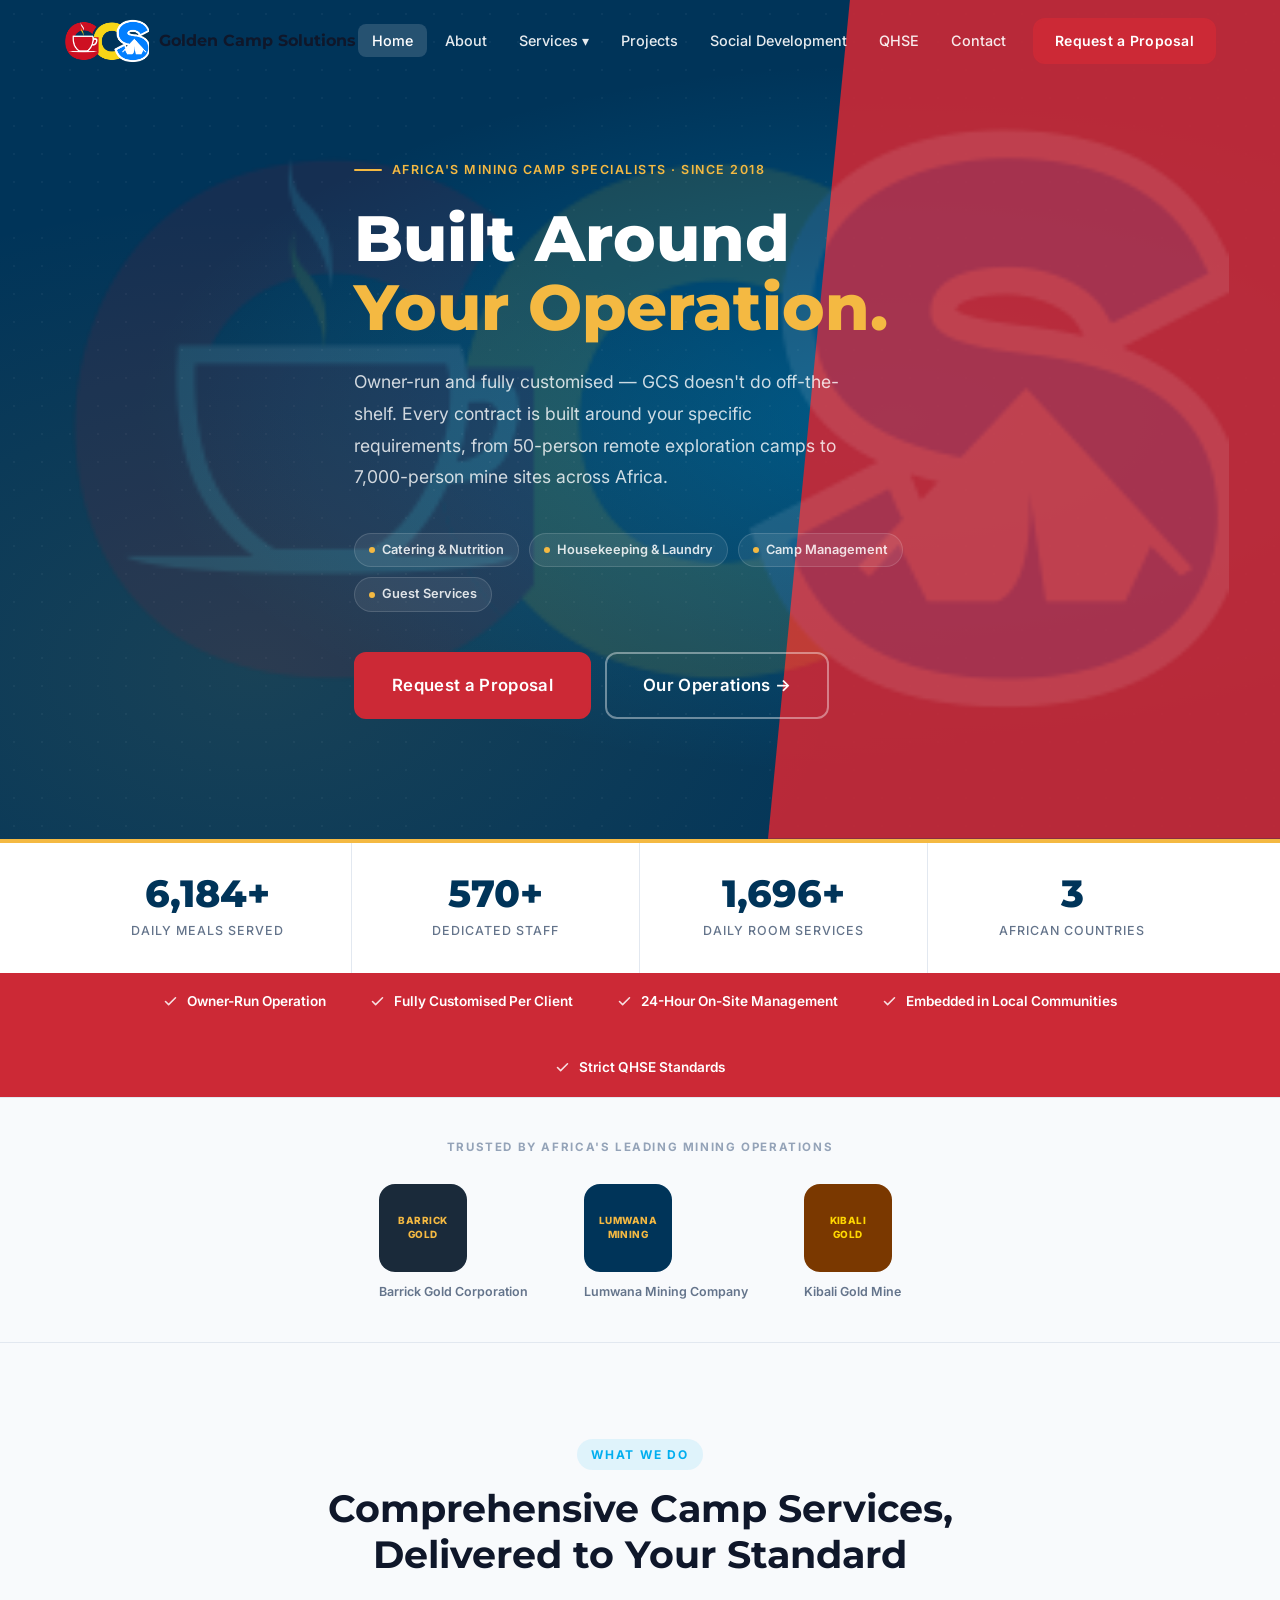
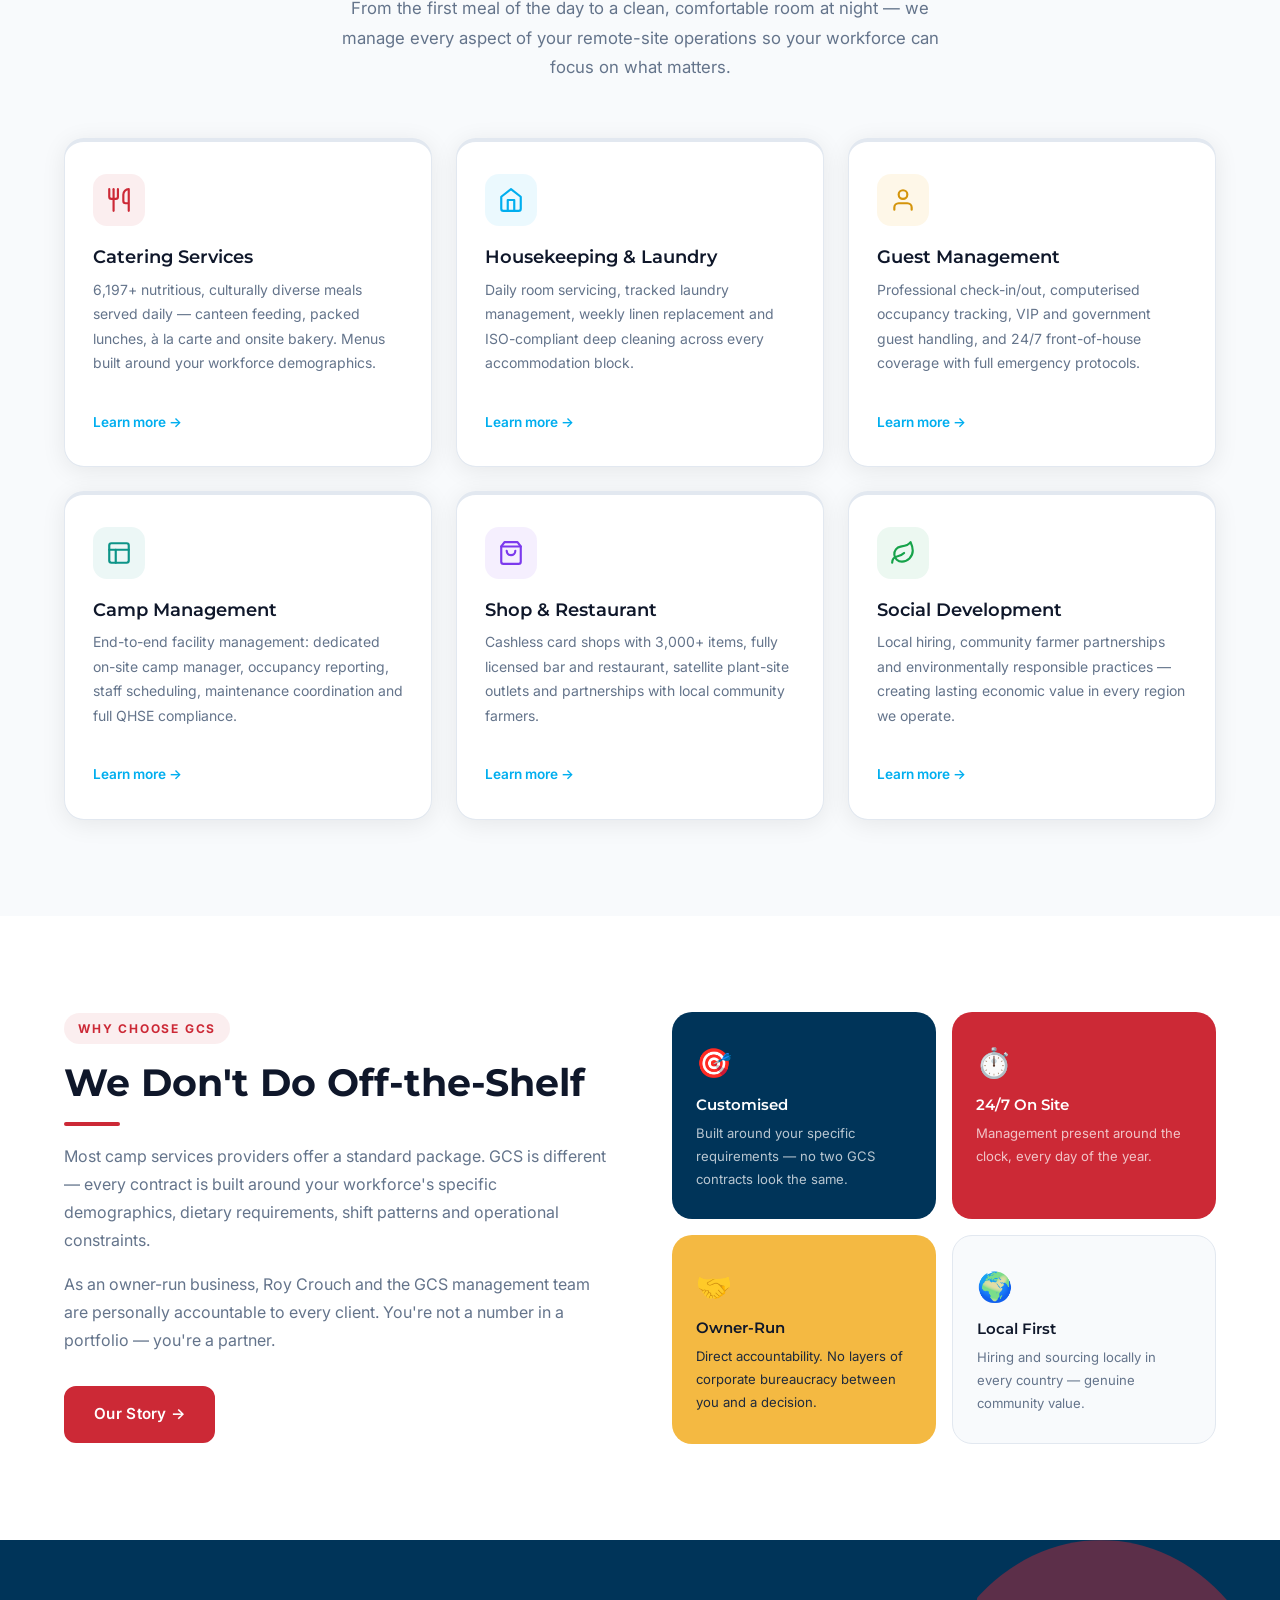
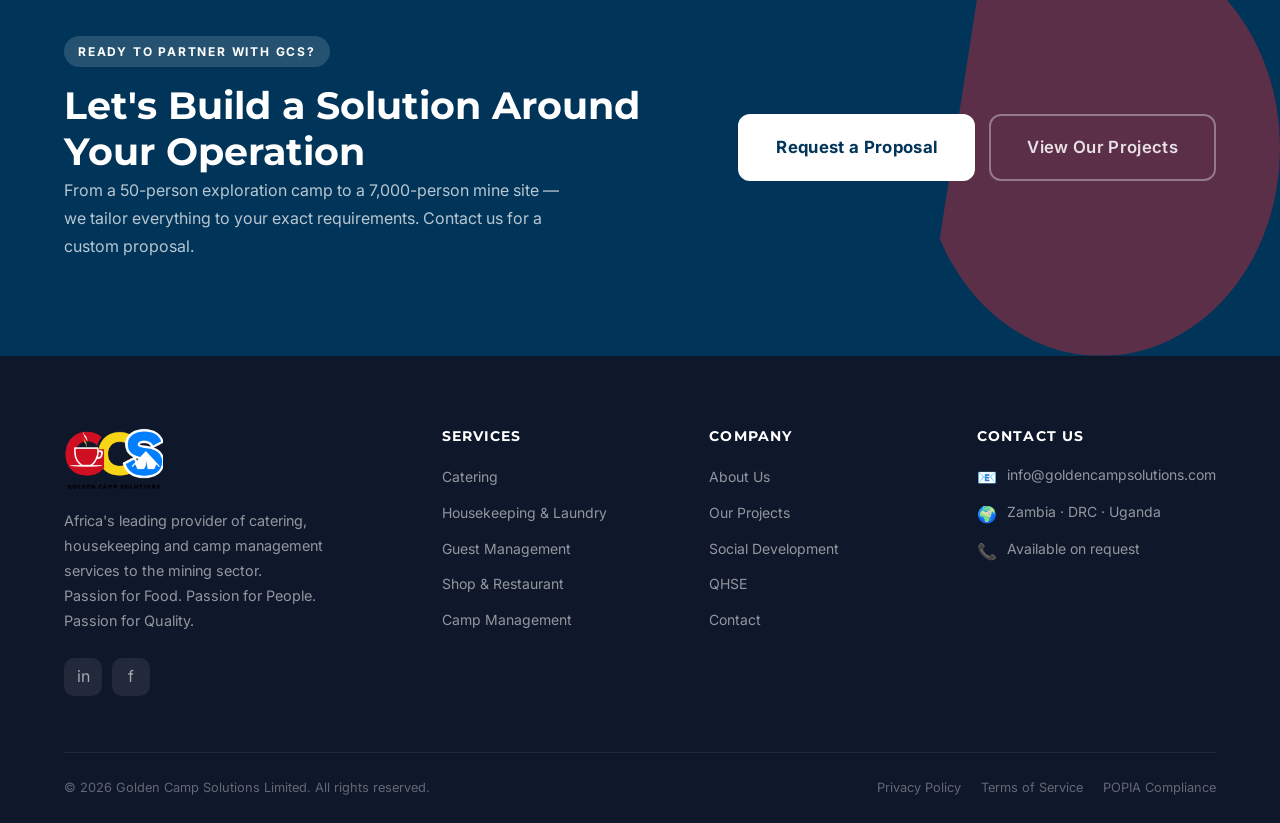
<file: index.html>
<!DOCTYPE html>
<html lang="en">
<head>
<meta charset="UTF-8" />
<meta name="viewport" content="width=device-width, initial-scale=1.0" />
<title>Golden Camp Solutions | Camp Management & Catering for Africa's Mining Sector</title>
<meta name="description" content="Owner-run and fully customised camp management, catering and facility services for mining operations across Zambia, DRC and Uganda. Serving 6,197+ meals daily." />
<link rel="stylesheet" href="css/styles.css" />
<link rel="icon" href="data:image/svg+xml,<svg xmlns='http://www.w3.org/2000/svg' viewBox='0 0 32 32'><rect width='32' height='32' rx='8' fill='%23CC2936'/><text y='22' x='5' font-size='18' fill='white' font-weight='bold'>G</text></svg>" />
</head>
<body>

<!-- ═══ NAVBAR ═══ -->
<nav class="navbar" id="navbar">
  <div class="navbar-inner">
    <a href="index.html" class="navbar-logo">
      <img src="assets/gcs-logo-icon.png" alt="Golden Camp Solutions" class="logo-img" />
      <span class="navbar-brand-text">Golden Camp Solutions</span>
    </a>
    <ul class="navbar-nav">
      <li><a href="index.html" class="nav-link active">Home</a></li>
      <li><a href="about.html" class="nav-link">About</a></li>
      <li class="nav-dropdown">
        <a href="services.html" class="nav-link">Services ▾</a>
        <div class="nav-dropdown-menu">
          <a href="services.html#catering">Catering</a>
          <a href="services.html#housekeeping">Housekeeping &amp; Laundry</a>
          <a href="services.html#guest">Guest Management</a>
          <a href="services.html#shop">Shop &amp; Restaurant</a>
          <a href="services.html#camp">Camp Management</a>
        </div>
      </li>
      <li><a href="projects.html" class="nav-link">Projects</a></li>
      <li><a href="sustainability.html" class="nav-link">Social Development</a></li>
      <li><a href="qhse.html" class="nav-link">QHSE</a></li>
      <li><a href="contact.html" class="nav-link">Contact</a></li>
    </ul>
    <div class="navbar-cta">
      <a href="contact.html" class="btn btn-red btn-sm">Request a Proposal</a>
    </div>
    <button class="hamburger" aria-label="Menu"><span></span><span></span><span></span></button>
  </div>
</nav>

<div class="mobile-menu">
  <a href="index.html">Home</a>
  <a href="about.html">About Us</a>
  <a href="services.html">Services</a>
  <a href="projects.html">Projects</a>
  <a href="sustainability.html">Social Development</a>
  <a href="qhse.html">QHSE</a>
  <a href="contact.html">Contact</a>
  <a href="contact.html" class="btn btn-red" style="margin-top:20px;justify-content:center;">Request a Proposal</a>
</div>

<!-- ═══ HERO ═══ -->
<section class="hero">
  <div class="hero-bg-dots"></div>
  <div class="hero-bg-accent"></div>
  <img src="assets/gcs-logo-icon.png" alt="" class="hero-bg-logo" aria-hidden="true" />

  <div class="container">
    <div class="hero-content">
      <div class="hero-eyebrow">Africa's Mining Camp Specialists · Since 2018</div>
      <h1>Built Around<br/><span class="accent">Your Operation.</span></h1>
      <p class="hero-sub">Owner-run and fully customised — GCS doesn't do off-the-shelf. Every contract is built around your specific requirements, from 50-person remote exploration camps to 7,000-person mine sites across Africa.</p>
      <div class="hero-pills">
        <span class="hero-pill"><span class="dot"></span>Catering &amp; Nutrition</span>
        <span class="hero-pill"><span class="dot"></span>Housekeeping &amp; Laundry</span>
        <span class="hero-pill"><span class="dot"></span>Camp Management</span>
        <span class="hero-pill"><span class="dot"></span>Guest Services</span>
      </div>
      <div class="hero-btns">
        <a href="contact.html" class="btn btn-red btn-lg">Request a Proposal</a>
        <a href="projects.html" class="btn btn-outline-white btn-lg">Our Operations →</a>
      </div>
    </div>
  </div>
</section>

<!-- ═══ STATS BAR ═══ -->
<section class="stats-bar" id="stats">
  <div class="container">
    <div class="stats-grid">
      <div class="stat-item fade-in">
        <span class="stat-num"><span data-target="6197" data-suffix="+">0+</span></span>
        <div class="stat-label">Daily Meals Served</div>
      </div>
      <div class="stat-item fade-in fade-in-delay-1">
        <span class="stat-num"><span data-target="571" data-suffix="+">0+</span></span>
        <div class="stat-label">Dedicated Staff</div>
      </div>
      <div class="stat-item fade-in fade-in-delay-2">
        <span class="stat-num"><span data-target="1700" data-suffix="+">0+</span></span>
        <div class="stat-label">Daily Room Services</div>
      </div>
      <div class="stat-item fade-in fade-in-delay-3">
        <span class="stat-num"><span data-target="3">0</span></span>
        <div class="stat-label">African Countries</div>
      </div>
    </div>
  </div>
</section>

<!-- ═══ DIFFERENTIATOR STRIP ═══ -->
<div class="diff-strip">
  <div class="container">
    <div class="diff-strip-inner">
      <div class="diff-item">
        <svg width="15" height="15" viewBox="0 0 24 24" fill="none" stroke="currentColor" stroke-width="2.5" stroke-linecap="round" stroke-linejoin="round"><polyline points="20 6 9 17 4 12"/></svg>
        Owner-Run Operation
      </div>
      <div class="diff-item">
        <svg width="15" height="15" viewBox="0 0 24 24" fill="none" stroke="currentColor" stroke-width="2.5" stroke-linecap="round" stroke-linejoin="round"><polyline points="20 6 9 17 4 12"/></svg>
        Fully Customised Per Client
      </div>
      <div class="diff-item">
        <svg width="15" height="15" viewBox="0 0 24 24" fill="none" stroke="currentColor" stroke-width="2.5" stroke-linecap="round" stroke-linejoin="round"><polyline points="20 6 9 17 4 12"/></svg>
        24-Hour On-Site Management
      </div>
      <div class="diff-item">
        <svg width="15" height="15" viewBox="0 0 24 24" fill="none" stroke="currentColor" stroke-width="2.5" stroke-linecap="round" stroke-linejoin="round"><polyline points="20 6 9 17 4 12"/></svg>
        Embedded in Local Communities
      </div>
      <div class="diff-item">
        <svg width="15" height="15" viewBox="0 0 24 24" fill="none" stroke="currentColor" stroke-width="2.5" stroke-linecap="round" stroke-linejoin="round"><polyline points="20 6 9 17 4 12"/></svg>
        Strict QHSE Standards
      </div>
    </div>
  </div>
</div>

<!-- ═══ TRUSTED BY ═══ -->
<section class="clients-bar">
  <div class="container">
    <div class="clients-label">Trusted by Africa's Leading Mining Operations</div>
    <div class="clients-logos">
      <div style="text-align:center;">
        <div style="background:#1a2a3a;color:#F4B942;font-size:0.62rem;font-weight:800;width:88px;height:88px;border-radius:16px;display:flex;align-items:center;justify-content:center;text-align:center;line-height:1.4;letter-spacing:0.05em;">BARRICK<br/>GOLD</div>
        <span style="display:block;font-size:0.78rem;font-weight:600;color:var(--gray-600);margin-top:10px;">Barrick Gold Corporation</span>
      </div>
      <div style="text-align:center;">
        <div style="background:#003459;color:#F4B942;font-size:0.62rem;font-weight:800;width:88px;height:88px;border-radius:16px;display:flex;align-items:center;justify-content:center;text-align:center;line-height:1.4;letter-spacing:0.05em;">LUMWANA<br/>MINING</div>
        <span style="display:block;font-size:0.78rem;font-weight:600;color:var(--gray-600);margin-top:10px;">Lumwana Mining Company</span>
      </div>
      <div style="text-align:center;">
        <div style="background:#7a3800;color:#FFD700;font-size:0.62rem;font-weight:800;width:88px;height:88px;border-radius:16px;display:flex;align-items:center;justify-content:center;text-align:center;line-height:1.4;letter-spacing:0.05em;">KIBALI<br/>GOLD</div>
        <span style="display:block;font-size:0.78rem;font-weight:600;color:var(--gray-600);margin-top:10px;">Kibali Gold Mine</span>
      </div>
    </div>
  </div>
</section>

<!-- ═══ SERVICES ═══ -->
<section class="section bg-off">
  <div class="container">
    <div class="section-header text-center fade-in">
      <span class="section-label">What We Do</span>
      <h2>Comprehensive Camp Services,<br/>Delivered to Your Standard</h2>
      <p>From the first meal of the day to a clean, comfortable room at night — we manage every aspect of your remote-site operations so your workforce can focus on what matters.</p>
    </div>
    <div class="services-grid">
      <div class="service-card fade-in">
        <div class="service-icon red">
          <svg width="26" height="26" viewBox="0 0 24 24" fill="none" stroke="#CC2936" stroke-width="2" stroke-linecap="round" stroke-linejoin="round"><path d="M3 2v7c0 1.1.9 2 2 2h4a2 2 0 002-2V2"/><path d="M7 2v20"/><path d="M21 15V2c-2.76 0-5 2.24-5 5v6c0 1.1.9 2 2 2h3zm0 0v7"/></svg>
        </div>
        <h3>Catering Services</h3>
        <p>6,197+ nutritious, culturally diverse meals served daily — canteen feeding, packed lunches, à la carte and onsite bakery. Menus built around your workforce demographics.</p>
        <a href="services.html#catering" class="service-link">Learn more →</a>
      </div>
      <div class="service-card fade-in fade-in-delay-1">
        <div class="service-icon blue">
          <svg width="26" height="26" viewBox="0 0 24 24" fill="none" stroke="#00AEEF" stroke-width="2" stroke-linecap="round" stroke-linejoin="round"><path d="M3 9l9-7 9 7v11a2 2 0 01-2 2H5a2 2 0 01-2-2z"/><polyline points="9 22 9 12 15 12 15 22"/></svg>
        </div>
        <h3>Housekeeping &amp; Laundry</h3>
        <p>Daily room servicing, tracked laundry management, weekly linen replacement and ISO-compliant deep cleaning across every accommodation block.</p>
        <a href="services.html#housekeeping" class="service-link">Learn more →</a>
      </div>
      <div class="service-card fade-in fade-in-delay-2">
        <div class="service-icon gold">
          <svg width="26" height="26" viewBox="0 0 24 24" fill="none" stroke="#D4940A" stroke-width="2" stroke-linecap="round" stroke-linejoin="round"><path d="M20 21v-2a4 4 0 00-4-4H8a4 4 0 00-4 4v2"/><circle cx="12" cy="7" r="4"/></svg>
        </div>
        <h3>Guest Management</h3>
        <p>Professional check-in/out, computerised occupancy tracking, VIP and government guest handling, and 24/7 front-of-house coverage with full emergency protocols.</p>
        <a href="services.html#guest" class="service-link">Learn more →</a>
      </div>
      <div class="service-card fade-in">
        <div class="service-icon teal">
          <svg width="26" height="26" viewBox="0 0 24 24" fill="none" stroke="#0D9488" stroke-width="2" stroke-linecap="round" stroke-linejoin="round"><rect x="3" y="3" width="18" height="18" rx="2"/><path d="M3 9h18"/><path d="M9 21V9"/></svg>
        </div>
        <h3>Camp Management</h3>
        <p>End-to-end facility management: dedicated on-site camp manager, occupancy reporting, staff scheduling, maintenance coordination and full QHSE compliance.</p>
        <a href="services.html#camp" class="service-link">Learn more →</a>
      </div>
      <div class="service-card fade-in fade-in-delay-1">
        <div class="service-icon purple">
          <svg width="26" height="26" viewBox="0 0 24 24" fill="none" stroke="#7C3AED" stroke-width="2" stroke-linecap="round" stroke-linejoin="round"><path d="M6 2L3 6v14a2 2 0 002 2h14a2 2 0 002-2V6l-3-4z"/><line x1="3" y1="6" x2="21" y2="6"/><path d="M16 10a4 4 0 01-8 0"/></svg>
        </div>
        <h3>Shop &amp; Restaurant</h3>
        <p>Cashless card shops with 3,000+ items, fully licensed bar and restaurant, satellite plant-site outlets and partnerships with local community farmers.</p>
        <a href="services.html#shop" class="service-link">Learn more →</a>
      </div>
      <div class="service-card fade-in fade-in-delay-2">
        <div class="service-icon green">
          <svg width="26" height="26" viewBox="0 0 24 24" fill="none" stroke="#16A34A" stroke-width="2" stroke-linecap="round" stroke-linejoin="round"><path d="M11 20A7 7 0 019.8 6.1C15.5 5 17 4.48 19 2c1 2 2 4.18 2 8 0 5.5-4.78 10-10 10z"/><path d="M2 21c0-3 1.85-5.36 5.08-6C9.5 14.52 12 13 13 12"/></svg>
        </div>
        <h3>Social Development</h3>
        <p>Local hiring, community farmer partnerships and environmentally responsible practices — creating lasting economic value in every region we operate.</p>
        <a href="sustainability.html" class="service-link">Learn more →</a>
      </div>
    </div>
  </div>
</section>

<!-- ═══ WHY GCS ═══ -->
<section class="section">
  <div class="container">
    <div style="display:grid;grid-template-columns:1fr 1fr;gap:64px;align-items:center;">
      <div class="fade-in">
        <span class="section-label red">Why Choose GCS</span>
        <h2>We Don't Do Off-the-Shelf</h2>
        <div class="divider red"></div>
        <p style="margin-top:16px;">Most camp services providers offer a standard package. GCS is different — every contract is built around your workforce's specific demographics, dietary requirements, shift patterns and operational constraints.</p>
        <p style="margin-top:16px;">As an owner-run business, Roy Crouch and the GCS management team are personally accountable to every client. You're not a number in a portfolio — you're a partner.</p>
        <a href="about.html" class="btn btn-red" style="margin-top:32px;display:inline-flex;">Our Story →</a>
      </div>
      <div class="fade-in" style="display:grid;grid-template-columns:1fr 1fr;gap:16px;">
        <div style="background:var(--blue-deep);color:white;border-radius:var(--radius-lg);padding:28px 24px;">
          <div style="font-size:1.8rem;margin-bottom:10px;">🎯</div>
          <h4 style="color:white;margin-bottom:8px;font-size:0.95rem;">Customised</h4>
          <p style="color:rgba(255,255,255,0.72);font-size:0.82rem;margin:0;">Built around your specific requirements — no two GCS contracts look the same.</p>
        </div>
        <div style="background:var(--red);color:white;border-radius:var(--radius-lg);padding:28px 24px;">
          <div style="font-size:1.8rem;margin-bottom:10px;">⏱️</div>
          <h4 style="color:white;margin-bottom:8px;font-size:0.95rem;">24/7 On Site</h4>
          <p style="color:rgba(255,255,255,0.72);font-size:0.82rem;margin:0;">Management present around the clock, every day of the year.</p>
        </div>
        <div style="background:var(--gold);border-radius:var(--radius-lg);padding:28px 24px;">
          <div style="font-size:1.8rem;margin-bottom:10px;">🤝</div>
          <h4 style="margin-bottom:8px;font-size:0.95rem;">Owner-Run</h4>
          <p style="color:var(--gray-800);font-size:0.82rem;margin:0;">Direct accountability. No layers of corporate bureaucracy between you and a decision.</p>
        </div>
        <div style="background:var(--off-white);border:1px solid var(--gray-200);border-radius:var(--radius-lg);padding:28px 24px;">
          <div style="font-size:1.8rem;margin-bottom:10px;">🌍</div>
          <h4 style="margin-bottom:8px;font-size:0.95rem;">Local First</h4>
          <p style="color:var(--gray-600);font-size:0.82rem;margin:0;">Hiring and sourcing locally in every country — genuine community value.</p>
        </div>
      </div>
    </div>
  </div>
</section>

<!-- ═══ CTA ═══ -->
<section class="section cta-section">
  <div class="container">
    <div class="cta-inner fade-in">
      <div>
        <span class="section-label white">Ready to Partner with GCS?</span>
        <h2>Let's Build a Solution Around<br/>Your Operation</h2>
        <p>From a 50-person exploration camp to a 7,000-person mine site — we tailor everything to your exact requirements. Contact us for a custom proposal.</p>
      </div>
      <div class="cta-btns">
        <a href="contact.html" class="btn btn-white btn-lg">Request a Proposal</a>
        <a href="projects.html" class="btn btn-outline btn-lg">View Our Projects</a>
      </div>
    </div>
  </div>
</section>

<!-- ═══ FOOTER ═══ -->
<footer>
  <div class="container">
    <div class="footer-grid">
      <div class="footer-brand">
        <div class="footer-logo">
          <img src="assets/gcs-logo-full.png" alt="Golden Camp Solutions" style="height:64px;width:auto;" />
        </div>
        <p>Africa's leading provider of catering, housekeeping and camp management services to the mining sector.<br/>Passion for Food. Passion for People. Passion for Quality.</p>
        <div class="footer-socials">
          <a href="#" class="social-btn" title="LinkedIn">in</a>
          <a href="#" class="social-btn" title="Facebook">f</a>
        </div>
      </div>
      <div class="footer-col">
        <h5>Services</h5>
        <ul>
          <li><a href="services.html#catering">Catering</a></li>
          <li><a href="services.html#housekeeping">Housekeeping &amp; Laundry</a></li>
          <li><a href="services.html#guest">Guest Management</a></li>
          <li><a href="services.html#shop">Shop &amp; Restaurant</a></li>
          <li><a href="services.html#camp">Camp Management</a></li>
        </ul>
      </div>
      <div class="footer-col">
        <h5>Company</h5>
        <ul>
          <li><a href="about.html">About Us</a></li>
          <li><a href="projects.html">Our Projects</a></li>
          <li><a href="sustainability.html">Social Development</a></li>
          <li><a href="qhse.html">QHSE</a></li>
          <li><a href="contact.html">Contact</a></li>
        </ul>
      </div>
      <div class="footer-col">
        <h5>Contact Us</h5>
        <ul class="footer-contact">
          <li><span>📧</span><a href="mailto:info@goldencampsolutions.com" style="color:rgba(255,255,255,0.55);">info@goldencampsolutions.com</a></li>
          <li><span>🌍</span>Zambia · DRC · Uganda</li>
          <li><span>📞</span>Available on request</li>
        </ul>
      </div>
    </div>
    <div class="footer-bottom">
      <p>© <span class="year">2026</span> Golden Camp Solutions Limited. All rights reserved.</p>
      <div class="footer-bottom-links">
        <a href="#">Privacy Policy</a>
        <a href="#">Terms of Service</a>
        <a href="#">POPIA Compliance</a>
      </div>
    </div>
  </div>
</footer>

<script src="js/main.js"></script>
</body>
</html>
</file>
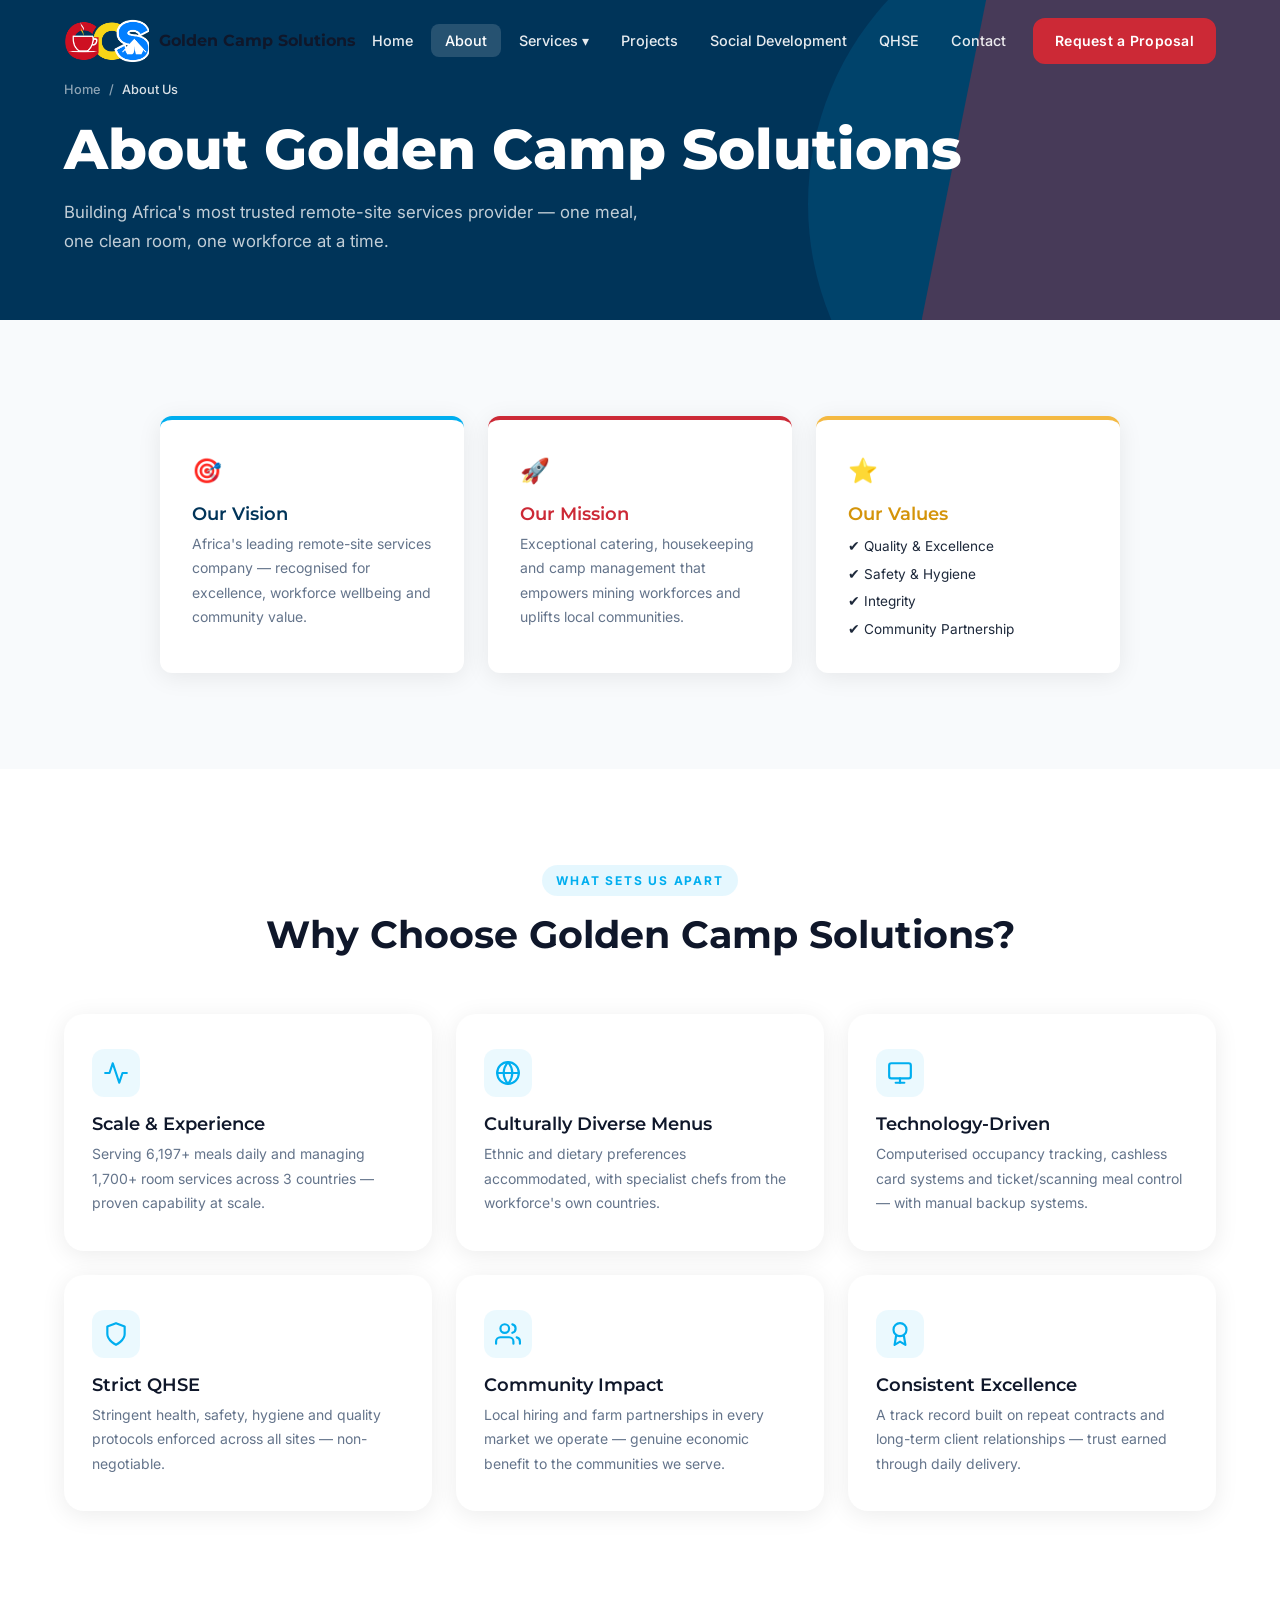
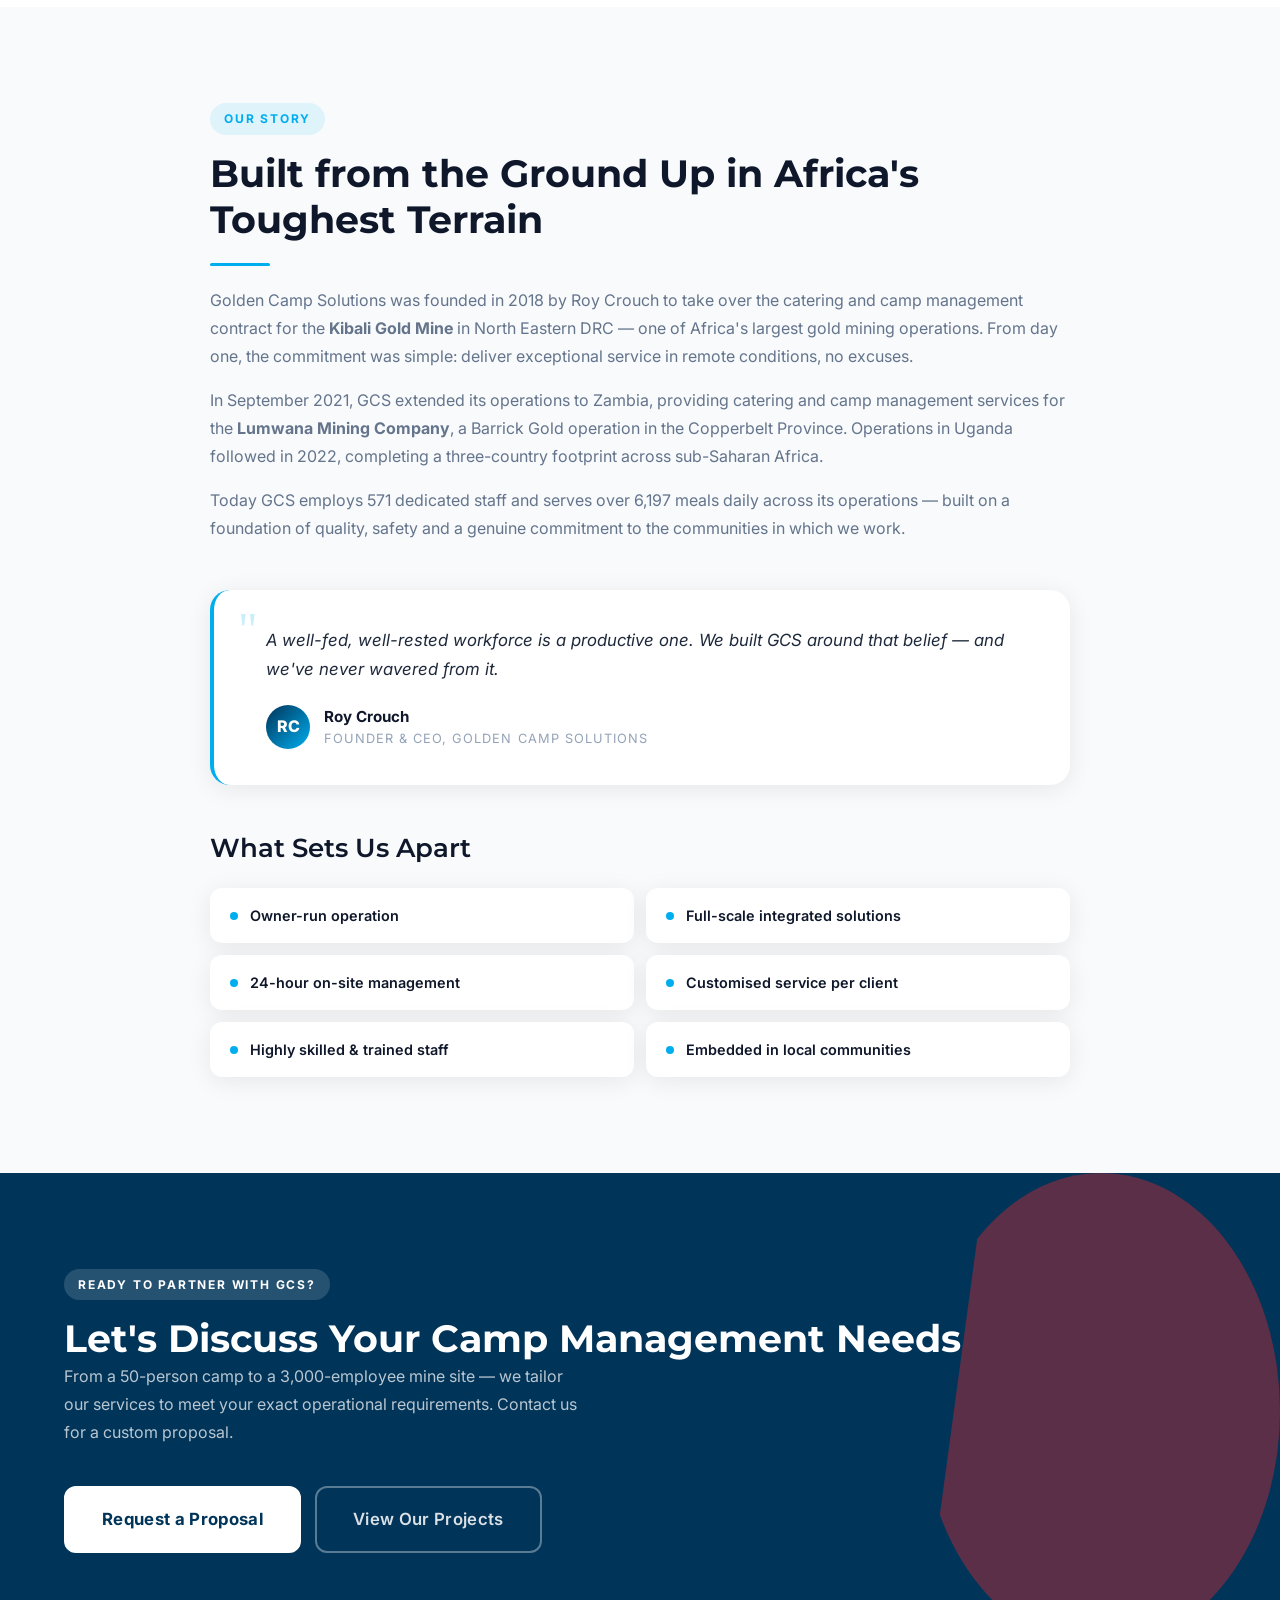
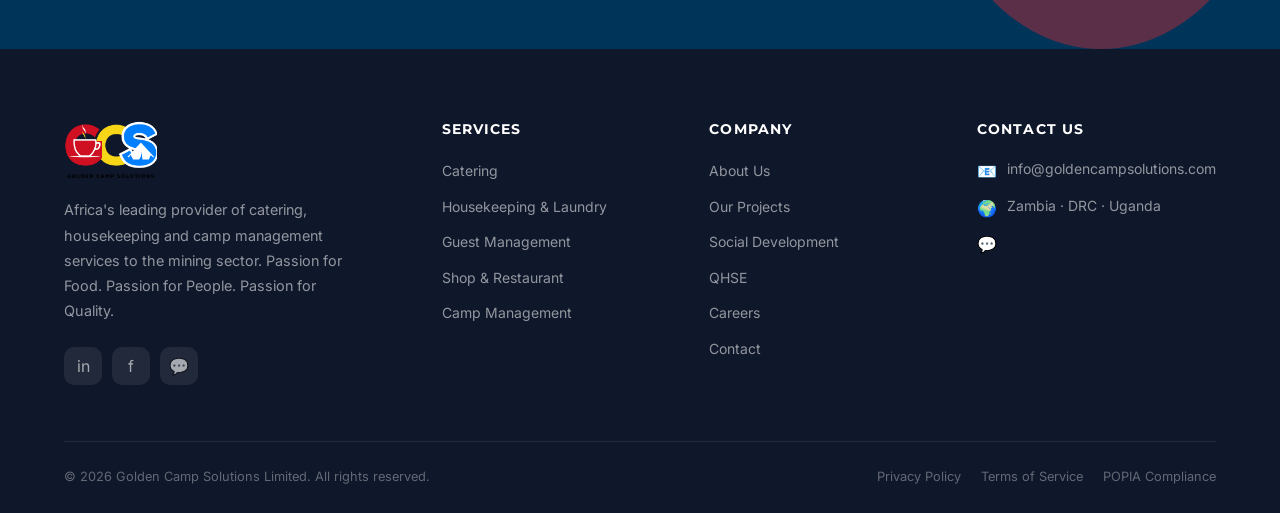
<file: about.html>
<!DOCTYPE html>
<html lang="en">
<head>
<meta charset="UTF-8" />
<meta name="viewport" content="width=device-width, initial-scale=1.0" />
<title>About Golden Camp Solutions | Africa's Mining Camp Services Partner</title>
<meta name="description" content="Learn about Golden Camp Solutions — founded 2018, serving 740+ employees across Zambia, DRC and Uganda. Passion for Food. Passion for People. Passion for Quality." />
<meta property="og:title" content="About Golden Camp Solutions" />
<meta property="og:description" content="Africa's trusted mining camp services provider with operations across 3 countries." />
<meta property="og:type" content="website" />
<link rel="stylesheet" href="css/styles.css" />
<link rel="icon" href="data:image/svg+xml,<svg xmlns='http://www.w3.org/2000/svg' viewBox='0 0 32 32'><rect width='32' height='32' rx='8' fill='%2300AEEF'/><text y='22' x='6' font-size='18' fill='white'>G</text></svg>" />
</head>
<body>

<!-- ═══ NAVBAR ═══ -->
<nav class="navbar" id="navbar">
  <div class="navbar-inner">
    <!-- Logo -->
    <a href="index.html" class="navbar-logo">
      <img src="assets/gcs-logo-icon.png" alt="Golden Camp Solutions" class="logo-img" />
      <span class="navbar-brand-text">Golden Camp Solutions</span>
    </a>

    <!-- Desktop Nav -->
    <ul class="navbar-nav">
      <li><a href="index.html" class="nav-link">Home</a></li>
      <li><a href="about.html" class="nav-link active">About</a></li>
      <li class="nav-dropdown">
        <a href="services.html" class="nav-link">Services ▾</a>
        <div class="nav-dropdown-menu">
          <a href="services.html#catering">Catering</a>
          <a href="services.html#housekeeping">Housekeeping &amp; Laundry</a>
          <a href="services.html#guest">Guest Management</a>
          <a href="services.html#shop">Shop &amp; Restaurant</a>
          <a href="services.html#camp">Camp Management</a>
        </div>
      </li>
      <li><a href="projects.html" class="nav-link">Projects</a></li>
      <li><a href="sustainability.html" class="nav-link">Social Development</a></li>
      <li><a href="qhse.html" class="nav-link">QHSE</a></li>
      <li><a href="contact.html" class="nav-link">Contact</a></li>
    </ul>
    <div class="navbar-cta">
      <a href="contact.html" class="btn btn-red btn-sm">Request a Proposal</a>
    </div>

    <!-- Hamburger -->
    <button class="hamburger" aria-label="Menu">
      <span></span><span></span><span></span>
    </button>
  </div>
</nav>

<!-- Mobile Menu -->
<div class="mobile-menu">
  <a href="index.html">Home</a>
  <a href="about.html">About Us</a>
  <a href="services.html">Services</a>
  <a href="projects.html">Projects</a>
  <a href="sustainability.html">Social Development</a>
  <a href="qhse.html">QHSE</a>
  <a href="contact.html">Contact</a>
  <a href="contact.html" class="btn btn-primary" style="margin-top:20px;justify-content:center;">Request a Proposal</a>
</div>

<!-- ═══ HERO ═══ -->
<section class="page-hero">
  <div class="hero-pattern"></div>
  <div class="container">
    <div class="breadcrumb fade-in">
      <a href="index.html">Home</a> / <span>About Us</span>
    </div>
    <h1 class="fade-in">About Golden Camp Solutions</h1>
    <p class="fade-in">Building Africa's most trusted remote-site services provider — one meal, one clean room, one workforce at a time.</p>
  </div>
</section>

<!-- ═══ VISION / MISSION / VALUES ═══ -->
<section class="section bg-off">
  <div class="container">
    <div style="display:grid;grid-template-columns:repeat(3,1fr);gap:24px;max-width:960px;margin:0 auto;" class="fade-in">
      <div style="background:var(--white);border-radius:var(--radius);padding:32px;box-shadow:var(--shadow);border-top:4px solid var(--blue);">
        <div style="font-size:1.5rem;margin-bottom:12px;">🎯</div>
        <h4 style="color:var(--blue-deep);margin-bottom:8px;">Our Vision</h4>
        <p style="font-size:0.875rem;margin:0;">Africa's leading remote-site services company — recognised for excellence, workforce wellbeing and community value.</p>
      </div>
      <div style="background:var(--white);border-radius:var(--radius);padding:32px;box-shadow:var(--shadow);border-top:4px solid var(--red);">
        <div style="font-size:1.5rem;margin-bottom:12px;">🚀</div>
        <h4 style="color:var(--red);margin-bottom:8px;">Our Mission</h4>
        <p style="font-size:0.875rem;margin:0;">Exceptional catering, housekeeping and camp management that empowers mining workforces and uplifts local communities.</p>
      </div>
      <div style="background:var(--white);border-radius:var(--radius);padding:32px;box-shadow:var(--shadow);border-top:4px solid var(--gold);">
        <div style="font-size:1.5rem;margin-bottom:12px;">⭐</div>
        <h4 style="color:var(--gold-dark);margin-bottom:12px;">Our Values</h4>
        <div style="font-size:0.85rem;display:flex;flex-direction:column;gap:6px;">
          <span>✔ Quality &amp; Excellence</span>
          <span>✔ Safety &amp; Hygiene</span>
          <span>✔ Integrity</span>
          <span>✔ Community Partnership</span>
        </div>
      </div>
    </div>
  </div>
</section>

<!-- ═══ WHY CHOOSE GCS ═══ -->
<section class="section">
  <div class="container">
    <div class="section-header text-center fade-in">
      <span class="section-label">What Sets Us Apart</span>
      <h2>Why Choose Golden Camp Solutions?</h2>
    </div>

    <div class="why-choose-grid">
      <div class="why-choose-card fade-in">
        <div class="why-choose-icon"><svg width="26" height="26" viewBox="0 0 24 24" fill="none" stroke="#00AEEF" stroke-width="2" stroke-linecap="round" stroke-linejoin="round"><polyline points="22 12 18 12 15 21 9 3 6 12 2 12"/></svg></div>
        <h4>Scale &amp; Experience</h4>
        <p>Serving 6,197+ meals daily and managing 1,700+ room services across 3 countries — proven capability at scale.</p>
      </div>

      <div class="why-choose-card fade-in fade-in-delay-1">
        <div class="why-choose-icon"><svg width="26" height="26" viewBox="0 0 24 24" fill="none" stroke="#00AEEF" stroke-width="2" stroke-linecap="round" stroke-linejoin="round"><circle cx="12" cy="12" r="10"/><line x1="2" y1="12" x2="22" y2="12"/><path d="M12 2a15.3 15.3 0 014 10 15.3 15.3 0 01-4 10 15.3 15.3 0 01-4-10 15.3 15.3 0 014-10z"/></svg></div>
        <h4>Culturally Diverse Menus</h4>
        <p>Ethnic and dietary preferences accommodated, with specialist chefs from the workforce's own countries.</p>
      </div>

      <div class="why-choose-card fade-in fade-in-delay-2">
        <div class="why-choose-icon"><svg width="26" height="26" viewBox="0 0 24 24" fill="none" stroke="#00AEEF" stroke-width="2" stroke-linecap="round" stroke-linejoin="round"><rect x="2" y="3" width="20" height="14" rx="2"/><path d="M8 21h8"/><path d="M12 17v4"/></svg></div>
        <h4>Technology-Driven</h4>
        <p>Computerised occupancy tracking, cashless card systems and ticket/scanning meal control — with manual backup systems.</p>
      </div>

      <div class="why-choose-card fade-in fade-in-delay-3">
        <div class="why-choose-icon"><svg width="26" height="26" viewBox="0 0 24 24" fill="none" stroke="#00AEEF" stroke-width="2" stroke-linecap="round" stroke-linejoin="round"><path d="M12 22s8-4 8-10V5l-8-3-8 3v7c0 6 8 10 8 10z"/></svg></div>
        <h4>Strict QHSE</h4>
        <p>Stringent health, safety, hygiene and quality protocols enforced across all sites — non-negotiable.</p>
      </div>

      <div class="why-choose-card fade-in">
        <div class="why-choose-icon"><svg width="26" height="26" viewBox="0 0 24 24" fill="none" stroke="#00AEEF" stroke-width="2" stroke-linecap="round" stroke-linejoin="round"><path d="M17 21v-2a4 4 0 00-4-4H5a4 4 0 00-4 4v2"/><circle cx="9" cy="7" r="4"/><path d="M23 21v-2a4 4 0 00-3-3.87"/><path d="M16 3.13a4 4 0 010 7.75"/></svg></div>
        <h4>Community Impact</h4>
        <p>Local hiring and farm partnerships in every market we operate — genuine economic benefit to the communities we serve.</p>
      </div>

      <div class="why-choose-card fade-in fade-in-delay-1">
        <div class="why-choose-icon"><svg width="26" height="26" viewBox="0 0 24 24" fill="none" stroke="#00AEEF" stroke-width="2" stroke-linecap="round" stroke-linejoin="round"><circle cx="12" cy="8" r="6"/><path d="M15.477 12.89L17 22l-5-3-5 3 1.523-9.11"/></svg></div>
        <h4>Consistent Excellence</h4>
        <p>A track record built on repeat contracts and long-term client relationships — trust earned through daily delivery.</p>
      </div>
    </div>
  </div>
</section>

<!-- ═══ OUR STORY ═══ -->
<section class="section bg-off">
  <div class="container">
    <div style="max-width:860px;margin:0 auto;">
      <div class="fade-in">
        <span class="section-label">Our Story</span>
        <h2>Built from the Ground Up in Africa's Toughest Terrain</h2>
        <div class="divider" style="width:60px;height:3px;background:var(--blue);margin:20px 0;border-radius:2px;"></div>
        <p>Golden Camp Solutions was founded in 2018 by Roy Crouch to take over the catering and camp management contract for the <strong>Kibali Gold Mine</strong> in North Eastern DRC — one of Africa's largest gold mining operations. From day one, the commitment was simple: deliver exceptional service in remote conditions, no excuses.</p>
        <p style="margin-top:16px;">In September 2021, GCS extended its operations to Zambia, providing catering and camp management services for the <strong>Lumwana Mining Company</strong>, a Barrick Gold operation in the Copperbelt Province. Operations in Uganda followed in 2022, completing a three-country footprint across sub-Saharan Africa.</p>
        <p style="margin-top:16px;">Today GCS employs 571 dedicated staff and serves over 6,197 meals daily across its operations — built on a foundation of quality, safety and a genuine commitment to the communities in which we work.</p>
      </div>

      <!-- Founder quote -->
      <div style="margin-top:48px;background:var(--white);border-radius:var(--radius-lg);padding:36px 40px;box-shadow:var(--shadow);border-left:4px solid var(--blue);position:relative;" class="fade-in">
        <div style="font-size:3rem;color:var(--blue);opacity:0.2;position:absolute;top:16px;left:24px;font-family:Georgia,serif;line-height:1;">"</div>
        <p style="font-size:1.05rem;line-height:1.75;color:var(--gray-800);font-style:italic;margin:0 0 20px;padding-left:12px;">A well-fed, well-rested workforce is a productive one. We built GCS around that belief — and we've never wavered from it.</p>
        <div style="display:flex;align-items:center;gap:14px;padding-left:12px;">
          <div style="width:44px;height:44px;border-radius:50%;background:linear-gradient(135deg,var(--blue-deep),var(--blue));display:flex;align-items:center;justify-content:center;color:white;font-weight:800;font-size:1rem;">RC</div>
          <div>
            <div style="font-weight:700;color:var(--dark);font-size:0.95rem;">Roy Crouch</div>
            <div style="font-size:0.8rem;color:var(--gray-400);text-transform:uppercase;letter-spacing:0.08em;">Founder &amp; CEO, Golden Camp Solutions</div>
          </div>
        </div>
      </div>

      <!-- What sets us apart — from live site -->
      <div style="margin-top:48px;" class="fade-in">
        <h3 style="margin-bottom:24px;">What Sets Us Apart</h3>
        <div style="display:grid;grid-template-columns:repeat(2,1fr);gap:12px;">
          <div style="display:flex;align-items:center;gap:12px;background:var(--white);border-radius:var(--radius);padding:16px 20px;box-shadow:var(--shadow);">
            <div style="width:8px;height:8px;border-radius:50%;background:var(--blue);flex-shrink:0;"></div>
            <span style="font-size:0.9rem;font-weight:600;color:var(--dark);">Owner-run operation</span>
          </div>
          <div style="display:flex;align-items:center;gap:12px;background:var(--white);border-radius:var(--radius);padding:16px 20px;box-shadow:var(--shadow);">
            <div style="width:8px;height:8px;border-radius:50%;background:var(--blue);flex-shrink:0;"></div>
            <span style="font-size:0.9rem;font-weight:600;color:var(--dark);">Full-scale integrated solutions</span>
          </div>
          <div style="display:flex;align-items:center;gap:12px;background:var(--white);border-radius:var(--radius);padding:16px 20px;box-shadow:var(--shadow);">
            <div style="width:8px;height:8px;border-radius:50%;background:var(--blue);flex-shrink:0;"></div>
            <span style="font-size:0.9rem;font-weight:600;color:var(--dark);">24-hour on-site management</span>
          </div>
          <div style="display:flex;align-items:center;gap:12px;background:var(--white);border-radius:var(--radius);padding:16px 20px;box-shadow:var(--shadow);">
            <div style="width:8px;height:8px;border-radius:50%;background:var(--blue);flex-shrink:0;"></div>
            <span style="font-size:0.9rem;font-weight:600;color:var(--dark);">Customised service per client</span>
          </div>
          <div style="display:flex;align-items:center;gap:12px;background:var(--white);border-radius:var(--radius);padding:16px 20px;box-shadow:var(--shadow);">
            <div style="width:8px;height:8px;border-radius:50%;background:var(--blue);flex-shrink:0;"></div>
            <span style="font-size:0.9rem;font-weight:600;color:var(--dark);">Highly skilled &amp; trained staff</span>
          </div>
          <div style="display:flex;align-items:center;gap:12px;background:var(--white);border-radius:var(--radius);padding:16px 20px;box-shadow:var(--shadow);">
            <div style="width:8px;height:8px;border-radius:50%;background:var(--blue);flex-shrink:0;"></div>
            <span style="font-size:0.9rem;font-weight:600;color:var(--dark);">Embedded in local communities</span>
          </div>
        </div>
      </div>
    </div>
  </div>
</section>

<!-- ═══ CTA BANNER ═══ -->
<section class="section cta-section">
  <div class="container">
    <div class="cta-inner fade-in">
      <div>
        <span class="section-label white">Ready to Partner with GCS?</span>
        <h2>Let's Discuss Your Camp Management Needs</h2>
        <p>From a 50-person camp to a 3,000-employee mine site — we tailor our services to meet your exact operational requirements. Contact us for a custom proposal.</p>
      </div>
      <div class="cta-btns">
        <a href="contact.html" class="btn btn-white btn-lg">Request a Proposal</a>
        <a href="projects.html" class="btn btn-outline btn-lg">View Our Projects</a>
      </div>
    </div>
  </div>
</section>

<!-- ═══ FOOTER ═══ -->
<footer>
  <div class="container">
    <div class="footer-grid">
      <!-- Brand -->
      <div class="footer-brand">
        <div class="footer-logo">
          <img src="assets/gcs-logo-full.png" alt="Golden Camp Solutions" style="height:60px;width:auto;" />
        </div>
        <p>Africa's leading provider of catering, housekeeping and camp management services to the mining sector. Passion for Food. Passion for People. Passion for Quality.</p>
        <div class="footer-socials">
          <a href="#" class="social-btn" title="LinkedIn">in</a>
          <a href="#" class="social-btn" title="Facebook">f</a>
          <a href="#" class="social-btn" title="WhatsApp">💬</a>
        </div>
      </div>

      <!-- Services -->
      <div class="footer-col">
        <h5>Services</h5>
        <ul>
          <li><a href="services.html#catering">Catering</a></li>
          <li><a href="services.html#housekeeping">Housekeeping & Laundry</a></li>
          <li><a href="services.html#guest">Guest Management</a></li>
          <li><a href="services.html#shop">Shop & Restaurant</a></li>
          <li><a href="services.html#camp">Camp Management</a></li>
        </ul>
      </div>

      <!-- Company -->
      <div class="footer-col">
        <h5>Company</h5>
        <ul>
          <li><a href="about.html">About Us</a></li>
          <li><a href="projects.html">Our Projects</a></li>
          <li><a href="sustainability.html">Social Development</a></li>
          <li><a href="qhse.html">QHSE</a></li>
          <li><a href="contact.html">Careers</a></li>
          <li><a href="contact.html">Contact</a></li>
        </ul>
      </div>

      <!-- Contact -->
      <div class="footer-col">
        <h5>Contact Us</h5>
        <ul class="footer-contact">
          <li><span>📧</span><a href="mailto:info@goldencampsolutions.com" style="color:rgba(255,255,255,0.55);">info@goldencampsolutions.com</a></li>
          <li><span>🌍</span>Zambia · DRC · Uganda</li>
          <li><span>💬</span></li>
        </ul>
      </div>
    </div>

    <div class="footer-bottom">
      <p>© <span class="year">2026</span> Golden Camp Solutions Limited. All rights reserved.</p>
      <div class="footer-bottom-links">
        <a href="#">Privacy Policy</a>
        <a href="#">Terms of Service</a>
        <a href="#">POPIA Compliance</a>
      </div>
    </div>
  </div>
</footer>

<script src="js/main.js"></script>
</body>
</html>
</file>
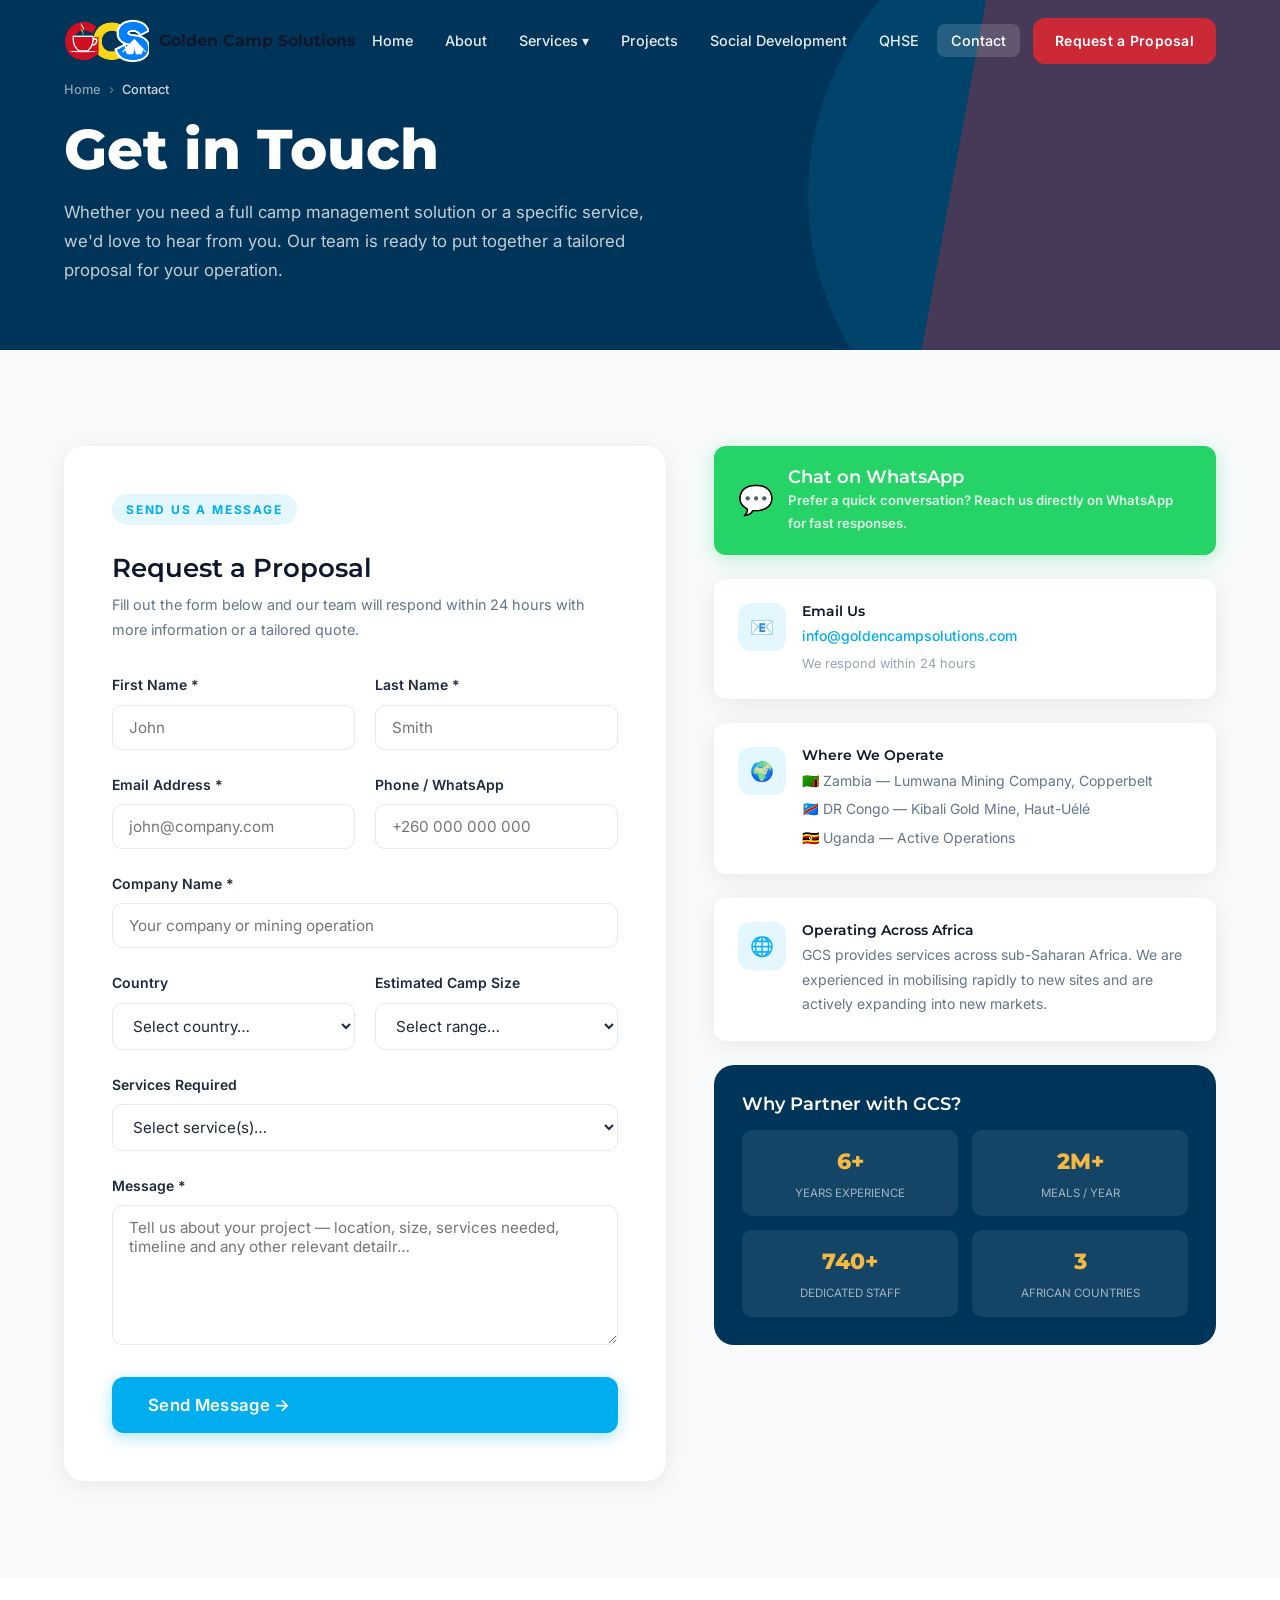
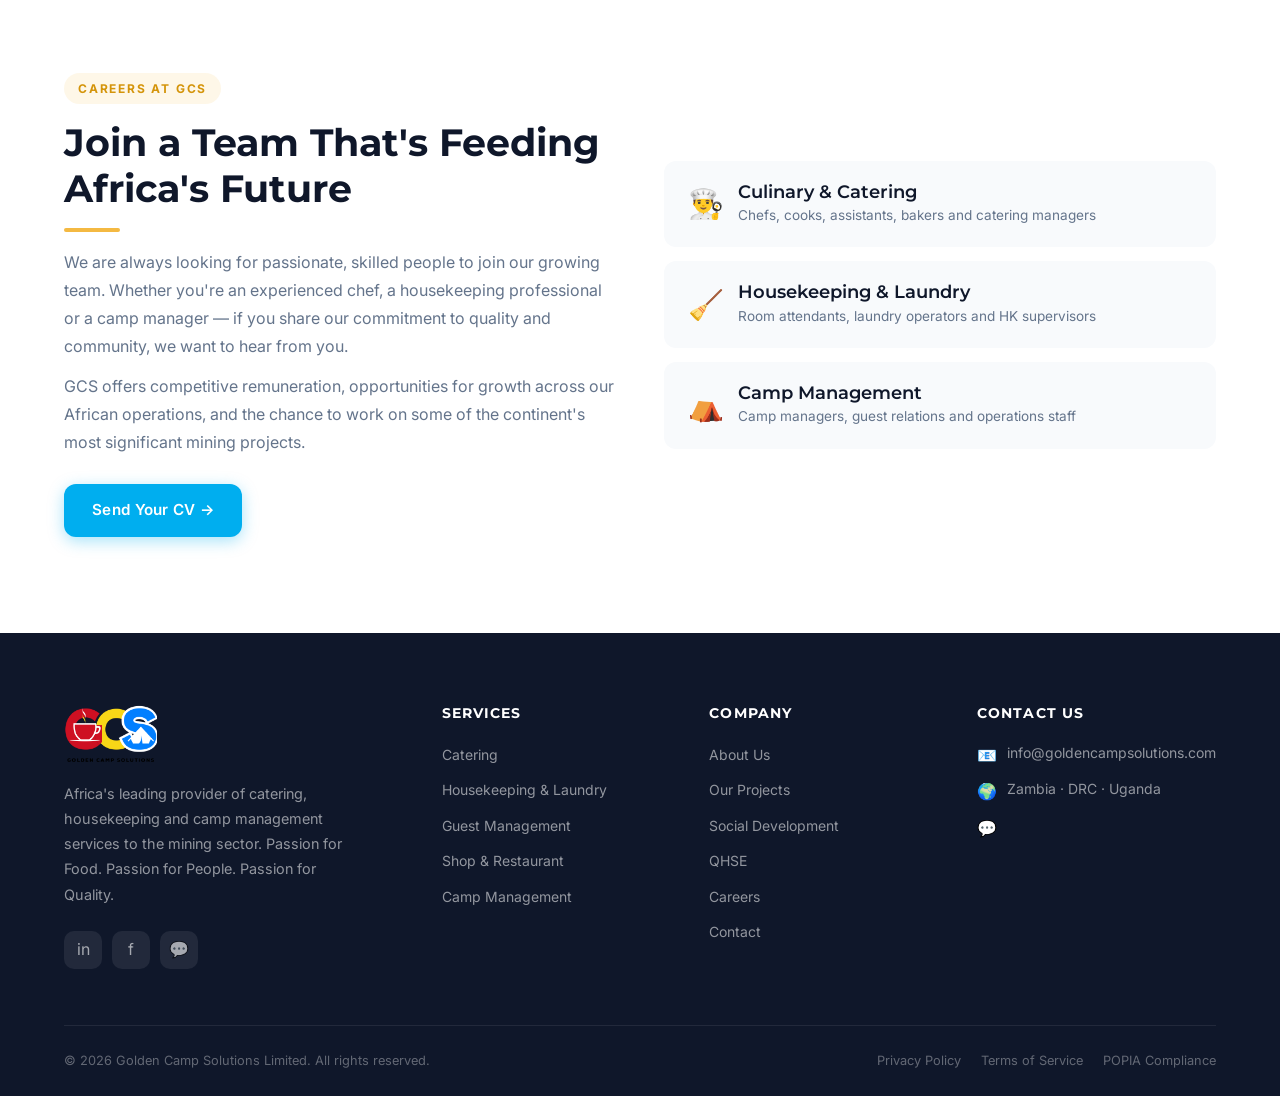
<file: contact.html>
<!DOCTYPE html>
<html lang="en">
<head>
<meta charset="UTF-8" />
<meta name="viewport" content="width=device-width, initial-scale=1.0" />
<title>Contact Us | Golden Camp Solutions</title>
<meta name="description" content="Contact Golden Camp Solutions to discuss your camp management, catering or facility services requirements. Get a custom proposal for your mining site." />
<link rel="stylesheet" href="css/styles.css" />
<link rel="icon" href="data:image/svg+xml,<svg xmlns='http://www.w3.org/2000/svg' viewBox='0 0 32 32'><rect width='32' height='32' rx='8' fill='%2300AEEF'/><text y='22' x='6' font-size='18' fill='white'>G</text></svg>" />
</head>
<body>

<!-- ═══ NAVBAR ═══ -->
<nav class="navbar" id="navbar">
  <div class="navbar-inner">
    <a href="index.html" class="navbar-logo">
      <img src="assets/gcs-logo-icon.png" alt="Golden Camp Solutions" class="logo-img" />
      <span class="navbar-brand-text">Golden Camp Solutions</span>
    </a>
    <ul class="navbar-nav">
      <li><a href="index.html" class="nav-link">Home</a></li>
      <li><a href="about.html" class="nav-link">About</a></li>
      <li class="nav-dropdown">
        <a href="services.html" class="nav-link">Services ▾</a>
        <div class="nav-dropdown-menu">
          <a href="services.html#catering">Catering</a>
          <a href="services.html#housekeeping">Housekeeping &amp; Laundry</a>
          <a href="services.html#guest">Guest Management</a>
          <a href="services.html#shop">Shop &amp; Restaurant</a>
          <a href="services.html#camp">Camp Management</a>
        </div>
      </li>
      <li><a href="projects.html" class="nav-link">Projects</a></li>
      <li><a href="sustainability.html" class="nav-link">Social Development</a></li>
      <li><a href="qhse.html" class="nav-link">QHSE</a></li>
      <li><a href="contact.html" class="nav-link active">Contact</a></li>
    </ul>
    <div class="navbar-cta">
      <a href="contact.html" class="btn btn-red btn-sm">Request a Proposal</a>
    </div>
    <button class="hamburger" aria-label="Menu">
      <span></span><span></span><span></span>
    </button>
  </div>
</nav>
<div class="mobile-menu">
  <a href="index.html">Home</a>
  <a href="about.html">About Us</a>
  <a href="services.html">Services</a>
  <a href="projects.html">Projects</a>
  <a href="sustainability.html">Social Development</a>
  <a href="qhse.html">QHSE</a>
  <a href="contact.html">Contact</a>
  <a href="contact.html" class="btn btn-primary" style="margin-top:20px;justify-content:center;">Request a Proposal</a>
</div>

<!-- ═══ PAGE HERO ═══ -->
<section class="page-hero">
  <div class="container">
    <div class="breadcrumb">
      <a href="index.html">Home</a> <span style="opacity:0.4;">›</span> <span style="color:rgba(255,255,255,0.8);">Contact</span>
    </div>
    <h1>Get in Touch</h1>
    <p>Whether you need a full camp management solution or a specific service, we'd love to hear from you. Our team is ready to put together a tailored proposal for your operation.</p>
  </div>
</section>

<!-- ═══ CONTACT SECTION ═══ -->
<section class="section bg-off">
  <div class="container">
    <div class="contact-grid">

      <!-- Form -->
      <div class="fade-in">
        <div class="contact-form">
          <span class="section-label">Send Us a Message</span>
          <h3 style="margin:12px 0 8px;">Request a Proposal</h3>
          <p style="margin-bottom:32px;font-size:0.9rem;">Fill out the form below and our team will respond within 24 hours with more information or a tailored quote.</p>

          <form id="contact-form" novalidate>
            <div class="form-row">
              <div class="form-group">
                <label for="fname">First Name *</label>
                <input type="text" id="fname" name="first_name" placeholder="John" required />
              </div>
              <div class="form-group">
                <label for="lname">Last Name *</label>
                <input type="text" id="lname" name="last_name" placeholder="Smith" required />
              </div>
            </div>
            <div class="form-row">
              <div class="form-group">
                <label for="email">Email Address *</label>
                <input type="email" id="email" name="email" placeholder="john@company.com" required />
              </div>
              <div class="form-group">
                <label for="phone">Phone / WhatsApp</label>
                <input type="tel" id="phone" name="phone" placeholder="+260 000 000 000" />
              </div>
            </div>
            <div class="form-group">
              <label for="company">Company Name *</label>
              <input type="text" id="company" name="company" placeholder="Your company or mining operation" required />
            </div>
            <div class="form-row">
              <div class="form-group">
                <label for="country">Country</label>
                <select id="country" name="country">
                  <option value="">Select country…</option>
                  <option>Zambia</option>
                  <option>Democratic Republic of Congo</option>
                  <option>Uganda</option>
                  <option>Tanzania</option>
                  <option>Zimbabwe</option>
                  <option>Mozambique</option>
                  <option>South Africa</option>
                  <option>Other</option>
                </select>
              </div>
              <div class="form-group">
                <label for="camp-size">Estimated Camp Size</label>
                <select id="camp-size" name="camp_size">
                  <option value="">Select range…</option>
                  <option>Under 100 persons</option>
                  <option>100 – 300 persons</option>
                  <option>300 – 1,000 persons</option>
                  <option>1,000 – 3,000 persons</option>
                  <option>3,000+ persons</option>
                </select>
              </div>
            </div>
            <div class="form-group">
              <label for="services">Services Required</label>
              <select id="services" name="services">
                <option value="">Select service(s)…</option>
                <option>Full Camp Management</option>
                <option>Catering Only</option>
                <option>Housekeeping & Laundry</option>
                <option>Guest Management</option>
                <option>Shop & Restaurant</option>
                <option>Multiple Services (describe below)</option>
              </select>
            </div>
            <div class="form-group">
              <label for="message">Message *</label>
              <textarea id="message" name="message" placeholder="Tell us about your project — location, size, services needed, timeline and any other relevant detailr…" required></textarea>
            </div>
            <button type="submit" class="btn btn-primary btn-lg form-submit" style="width:100%;">Send Message →</button>
          </form>
        </div>
      </div>

      <!-- Info -->
      <div class="contact-info fade-in fade-in-delay-1">
        <!-- WhatsApp CTA -->
        <a href="https://wa.me/260000000000" class="whatsapp-btn" target="_blank">
          <div class="whatsapp-icon">💬</div>
          <div class="text">
            <h4>Chat on WhatsApp</h4>
            <p>Prefer a quick conversation? Reach us directly on WhatsApp for fast responses.</p>
          </div>
        </a>

        <!-- Contact Cards -->
        <div class="contact-card">
          <div class="contact-icon">📧</div>
          <div>
            <h4>Email Us</h4>
            <p><a href="mailto:info@goldencampsolutions.com">info@goldencampsolutions.com</a></p>
            <p style="margin-top:4px;font-size:0.8rem;color:var(--gray-400);">We respond within 24 hours</p>
          </div>
        </div>

        <div class="contact-card">
          <div class="contact-icon">🌍</div>
          <div>
            <h4>Where We Operate</h4>
            <p>🇿🇲 Zambia — Lumwana Mining Company, Copperbelt</p>
            <p style="margin-top:4px;">🇨🇩 DR Congo — Kibali Gold Mine, Haut-Uélé</p>
            <p style="margin-top:4px;">🇺🇬 Uganda — Active Operations</p>
          </div>
        </div>

        <div class="contact-card">
          <div class="contact-icon">🌐</div>
          <div>
            <h4>Operating Across Africa</h4>
            <p>GCS provides services across sub-Saharan Africa. We are experienced in mobilising rapidly to new sites and are actively expanding into new markets.</p>
          </div>
        </div>

        <!-- Quick Stats -->
        <div style="background:var(--blue-deep);border-radius:var(--radius-lg);padding:28px;color:white;">
          <h4 style="color:white;margin-bottom:16px;">Why Partner with GCS?</h4>
          <div style="display:grid;grid-template-columns:1fr 1fr;gap:14px;">
            <div style="background:rgba(255,255,255,0.08);border-radius:10px;padding:14px;text-align:center;">
              <div style="font-size:1.4rem;font-weight:800;color:var(--gold);font-family:'Montserrat',sans-serif;">6+</div>
              <div style="font-size:0.72rem;color:rgba(255,255,255,0.6);text-transform:uppercase;margin-top:4px;">Years Experience</div>
            </div>
            <div style="background:rgba(255,255,255,0.08);border-radius:10px;padding:14px;text-align:center;">
              <div style="font-size:1.4rem;font-weight:800;color:var(--gold);font-family:'Montserrat',sans-serif;">2M+</div>
              <div style="font-size:0.72rem;color:rgba(255,255,255,0.6);text-transform:uppercase;margin-top:4px;">Meals / Year</div>
            </div>
            <div style="background:rgba(255,255,255,0.08);border-radius:10px;padding:14px;text-align:center;">
              <div style="font-size:1.4rem;font-weight:800;color:var(--gold);font-family:'Montserrat',sans-serif;">740+</div>
              <div style="font-size:0.72rem;color:rgba(255,255,255,0.6);text-transform:uppercase;margin-top:4px;">Dedicated Staff</div>
            </div>
            <div style="background:rgba(255,255,255,0.08);border-radius:10px;padding:14px;text-align:center;">
              <div style="font-size:1.4rem;font-weight:800;color:var(--gold);font-family:'Montserrat',sans-serif;">3</div>
              <div style="font-size:0.72rem;color:rgba(255,255,255,0.6);text-transform:uppercase;margin-top:4px;">African Countries</div>
            </div>
          </div>
        </div>
      </div>
    </div>
  </div>
</section>

<!-- ═══ CAREERS TEASER ═══ -->
<section class="section">
  <div class="container">
    <div style="display:grid;grid-template-columns:1fr 1fr;gap:48px;align-items:center;" class="fade-in">
      <div>
        <span class="section-label gold">Careers at GCS</span>
        <h2>Join a Team That's Feeding Africa's Future</h2>
        <div class="divider gold"></div>
        <p>We are always looking for passionate, skilled people to join our growing team. Whether you're an experienced chef, a housekeeping professional or a camp manager — if you share our commitment to quality and community, we want to hear from you.</p>
        <p style="margin-top:12px;">GCS offers competitive remuneration, opportunities for growth across our African operations, and the chance to work on some of the continent's most significant mining projects.</p>
        <div style="margin-top:28px;">
          <a href="#contact-form" class="btn btn-primary">Send Your CV →</a>
        </div>
      </div>
      <div>
        <div style="display:flex;flex-direction:column;gap:14px;">
          <div style="background:var(--off-white);border-radius:var(--radius);padding:20px 24px;display:flex;gap:14px;align-items:center;">
            <div style="font-size:1.8rem;">👨‍🍳</div>
            <div><h4 style="margin-bottom:2px;">Culinary & Catering</h4><p style="font-size:0.85rem;margin:0;">Chefs, cooks, assistants, bakers and catering managers</p></div>
          </div>
          <div style="background:var(--off-white);border-radius:var(--radius);padding:20px 24px;display:flex;gap:14px;align-items:center;">
            <div style="font-size:1.8rem;">🧹</div>
            <div><h4 style="margin-bottom:2px;">Housekeeping & Laundry</h4><p style="font-size:0.85rem;margin:0;">Room attendants, laundry operators and HK supervisors</p></div>
          </div>
          <div style="background:var(--off-white);border-radius:var(--radius);padding:20px 24px;display:flex;gap:14px;align-items:center;">
            <div style="font-size:1.8rem;">⛺</div>
            <div><h4 style="margin-bottom:2px;">Camp Management</h4><p style="font-size:0.85rem;margin:0;">Camp managers, guest relations and operations staff</p></div>
          </div>
        </div>
      </div>
    </div>
  </div>
</section>

<!-- ═══ FOOTER ═══ -->
<footer>
  <div class="container">
    <div class="footer-grid">
      <div class="footer-brand">
        <div class="footer-logo">
          <img src="assets/gcs-logo-full.png" alt="Golden Camp Solutions" style="height:60px;width:auto;" />
        </div>
        <p>Africa's leading provider of catering, housekeeping and camp management services to the mining sector. Passion for Food. Passion for People. Passion for Quality.</p>
        <div class="footer-socials">
          <a href="#" class="social-btn">in</a>
          <a href="#" class="social-btn">f</a>
          <a href="#" class="social-btn">💬</a>
        </div>
      </div>
      <div class="footer-col">
        <h5>Services</h5>
        <ul>
          <li><a href="services.html#catering">Catering</a></li>
          <li><a href="services.html#housekeeping">Housekeeping & Laundry</a></li>
          <li><a href="services.html#guest">Guest Management</a></li>
          <li><a href="services.html#shop">Shop & Restaurant</a></li>
          <li><a href="services.html#camp">Camp Management</a></li>
        </ul>
      </div>
      <div class="footer-col">
        <h5>Company</h5>
        <ul>
          <li><a href="about.html">About Us</a></li>
          <li><a href="projects.html">Our Projects</a></li>
          <li><a href="sustainability.html">Social Development</a></li>
          <li><a href="qhse.html">QHSE</a></li>
          <li><a href="contact.html">Careers</a></li>
          <li><a href="contact.html">Contact</a></li>
        </ul>
      </div>
      <div class="footer-col">
        <h5>Contact Us</h5>
        <ul class="footer-contact">
          <li><span>📧</span><a href="mailto:info@goldencampsolutions.com" style="color:rgba(255,255,255,0.55);">info@goldencampsolutions.com</a></li>
          <li><span>🌍</span>Zambia · DRC · Uganda</li>
          <li><span>💬</span></li>
        </ul>
      </div>
    </div>
    <div class="footer-bottom">
      <p>© <span class="year">2026</span> Golden Camp Solutions Limited. All rights reserved.</p>
      <div class="footer-bottom-links">
        <a href="#">Privacy Policy</a>
        <a href="#">Terms of Service</a>
        <a href="#">POPIA Compliance</a>
      </div>
    </div>
  </div>
</footer>


<script src="js/main.js"></script>
</body>
</html>
</file>
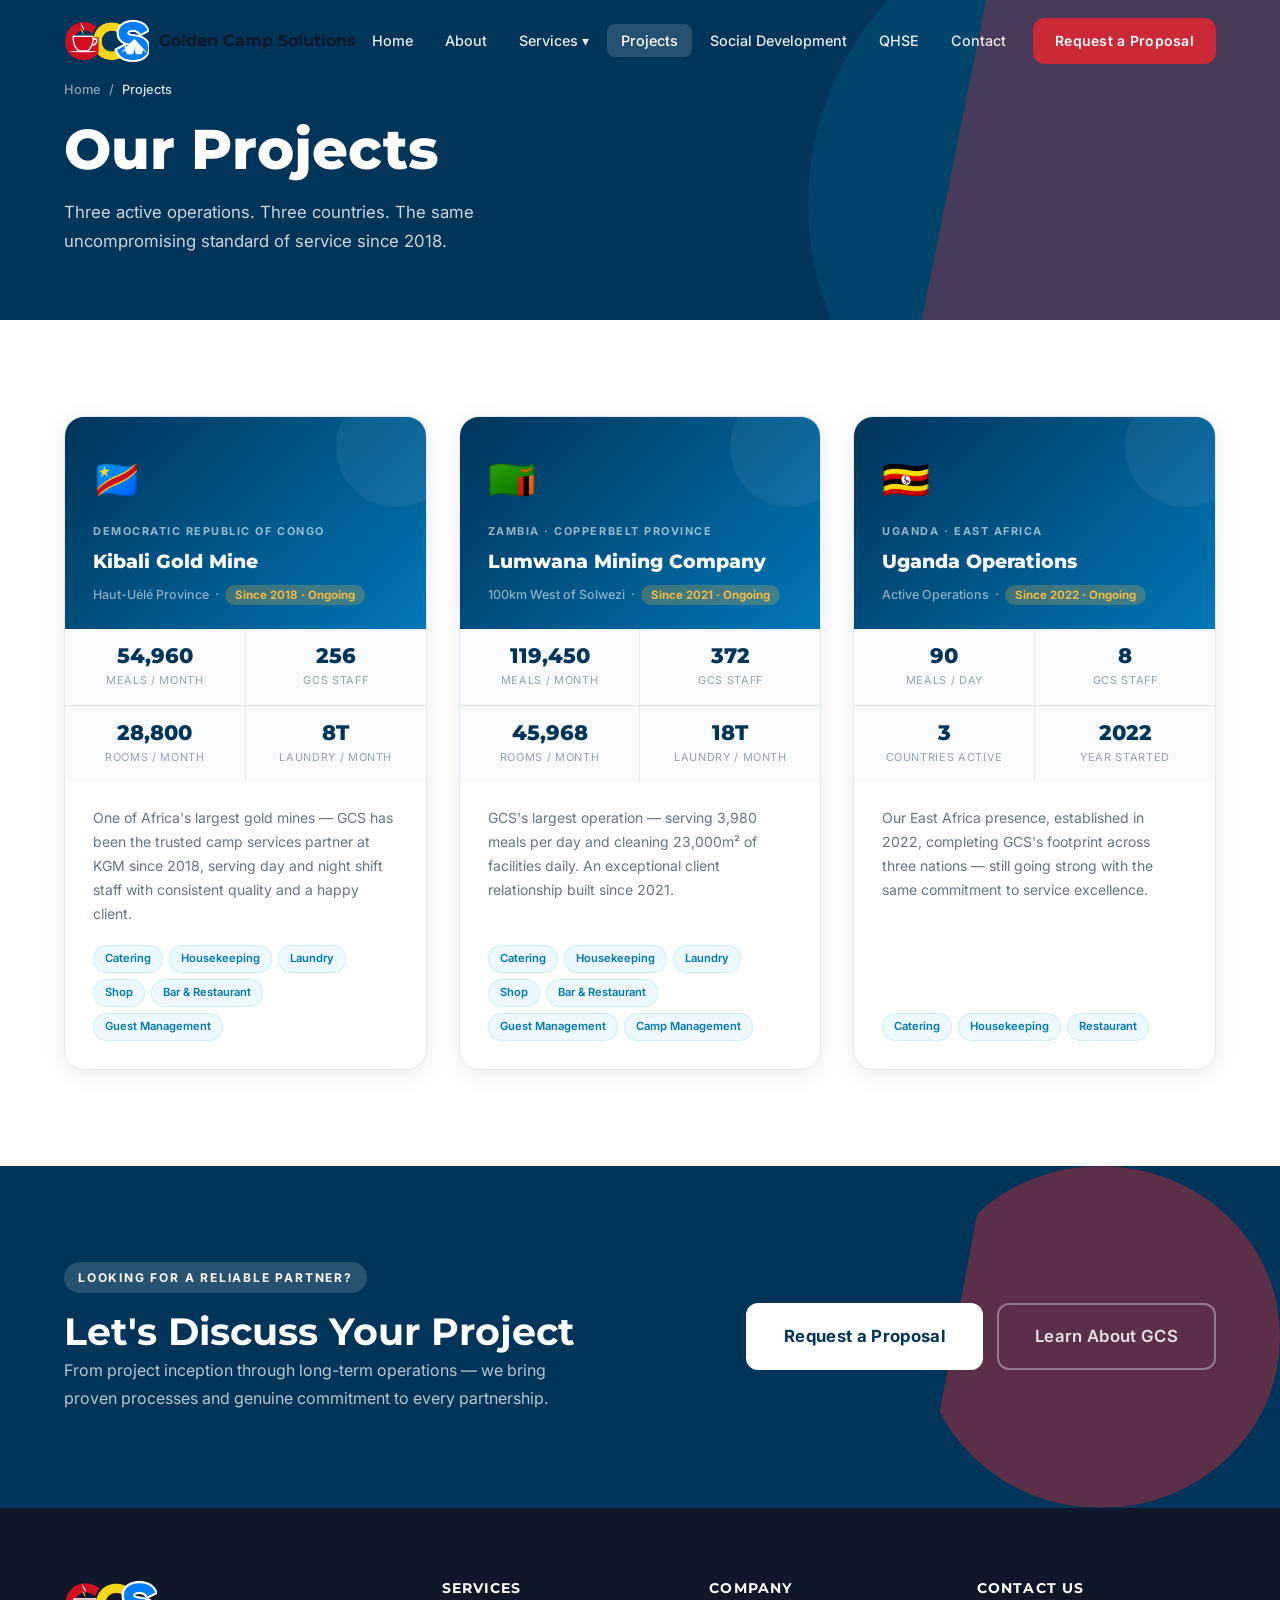
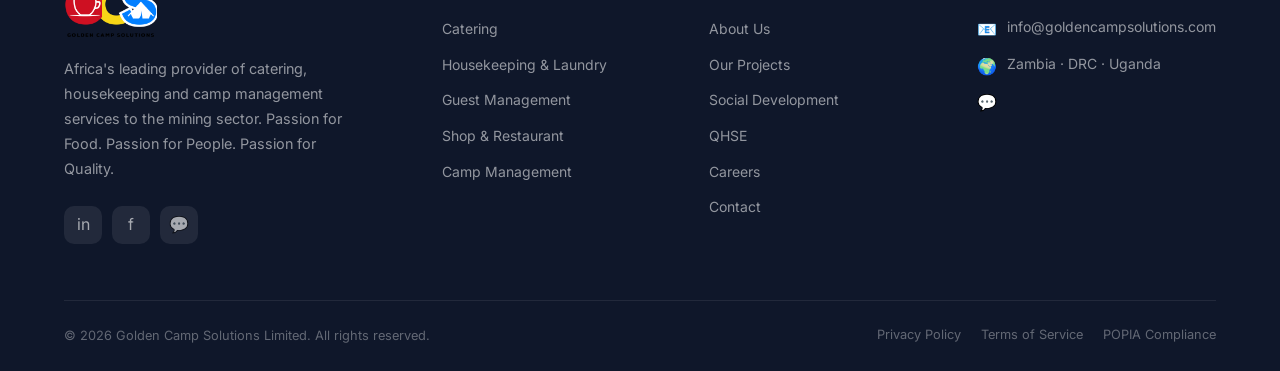
<file: projects.html>
<!DOCTYPE html>
<html lang="en">
<head>
<meta charset="UTF-8" />
<meta name="viewport" content="width=device-width, initial-scale=1.0" />
<title>Our Projects | Golden Camp Solutions</title>
<meta name="description" content="GCS operates at Kibali Gold Mine (DRC), Lumwana Mining Company (Zambia) and Uganda — delivering camp services since 2018." />
<link rel="stylesheet" href="css/styles.css" />
<link rel="icon" href="data:image/svg+xml,<svg xmlns='http://www.w3.org/2000/svg' viewBox='0 0 32 32'><rect width='32' height='32' rx='8' fill='%2300AEEF'/><text y='22' x='6' font-size='18' fill='white'>G</text></svg>" />
<style>
/* Projects page */
.proj-grid {
  display: grid;
  grid-template-columns: repeat(3,1fr);
  gap: 32px;
}
.proj-card {
  background: var(--white);
  border-radius: var(--radius-lg);
  box-shadow: var(--shadow);
  overflow: hidden;
  transition: transform 0.3s ease, box-shadow 0.3s ease;
  border: 1px solid var(--gray-200);
  display: flex;
  flex-direction: column;
}
.proj-card:hover { transform: translateY(-8px); box-shadow: 0 20px 60px rgba(0,0,0,0.12); }
.proj-card-header {
  padding: 32px 28px 24px;
  background: linear-gradient(135deg, var(--blue-deep) 0%, var(--blue-dark) 100%);
  position: relative;
  overflow: hidden;
}
.proj-card-header::after {
  content: '';
  position: absolute;
  top: -30px; right: -30px;
  width: 120px; height: 120px;
  border-radius: 50%;
  background: rgba(255,255,255,0.06);
}
.proj-flag { font-size: 2.4rem; margin-bottom: 12px; display: block; }
.proj-country {
  font-size: 0.68rem;
  font-weight: 700;
  letter-spacing: 0.14em;
  text-transform: uppercase;
  color: rgba(255,255,255,0.6);
  margin-bottom: 6px;
}
.proj-name {
  font-family: 'Montserrat', sans-serif;
  font-size: 1.2rem;
  font-weight: 800;
  color: var(--white);
  margin-bottom: 8px;
}
.proj-since {
  font-size: 0.78rem;
  color: rgba(255,255,255,0.55);
  font-weight: 500;
}
.proj-since span {
  background: rgba(244,185,66,0.25);
  color: var(--gold);
  padding: 3px 10px;
  border-radius: 100px;
  font-weight: 700;
  font-size: 0.72rem;
}
.proj-stats {
  display: grid;
  grid-template-columns: 1fr 1fr;
  gap: 1px;
  background: var(--gray-200);
}
.proj-stat {
  background: var(--off-white);
  padding: 16px 14px;
  text-align: center;
}
.proj-stat .n {
  font-family: 'Montserrat', sans-serif;
  font-size: 1.3rem;
  font-weight: 800;
  color: var(--blue-deep);
  line-height: 1.1;
}
.proj-stat .l {
  font-size: 0.68rem;
  color: var(--gray-400);
  text-transform: uppercase;
  letter-spacing: 0.06em;
  margin-top: 4px;
}
.proj-body { padding: 24px 28px 28px; flex: 1; display: flex; flex-direction: column; }
.proj-body p { font-size:0.875rem; color:var(--gray-600); line-height:1.7; margin-bottom:20px; flex:1; }
.proj-tags { display:flex; flex-wrap:wrap; gap:6px; margin-top:auto; }
.proj-tag {
  font-size:0.7rem;
  font-weight:600;
  padding:4px 11px;
  background:rgba(0,174,239,0.07);
  color:var(--blue-dark);
  border-radius:100px;
  border:1px solid rgba(0,174,239,0.15);
}
@media (max-width: 960px) {
  .proj-grid { grid-template-columns: 1fr 1fr; }
}
@media (max-width: 600px) {
  .proj-grid { grid-template-columns: 1fr; max-width: 480px; margin: 0 auto; }
}
</style>
</head>
<body>

<!-- ═══ NAVBAR ═══ -->
<nav class="navbar" id="navbar">
  <div class="navbar-inner">
    <a href="index.html" class="navbar-logo">
      <img src="assets/gcs-logo-icon.png" alt="Golden Camp Solutions" class="logo-img" />
      <span class="navbar-brand-text">Golden Camp Solutions</span>
    </a>
    <ul class="navbar-nav">
      <li><a href="index.html" class="nav-link">Home</a></li>
      <li><a href="about.html" class="nav-link">About</a></li>
      <li class="nav-dropdown">
        <a href="services.html" class="nav-link">Services ▾</a>
        <div class="nav-dropdown-menu">
          <a href="services.html#catering">Catering</a>
          <a href="services.html#housekeeping">Housekeeping &amp; Laundry</a>
          <a href="services.html#guest">Guest Management</a>
          <a href="services.html#shop">Shop &amp; Restaurant</a>
          <a href="services.html#camp">Camp Management</a>
        </div>
      </li>
      <li><a href="projects.html" class="nav-link active">Projects</a></li>
      <li><a href="sustainability.html" class="nav-link">Social Development</a></li>
      <li><a href="qhse.html" class="nav-link">QHSE</a></li>
      <li><a href="contact.html" class="nav-link">Contact</a></li>
    </ul>
    <div class="navbar-cta">
      <a href="contact.html" class="btn btn-red btn-sm">Request a Proposal</a>
    </div>
    <button class="hamburger" aria-label="Menu">
      <span></span><span></span><span></span>
    </button>
  </div>
</nav>

<!-- Mobile Menu -->
<div class="mobile-menu">
  <a href="index.html">Home</a>
  <a href="about.html">About Us</a>
  <a href="services.html">Services</a>
  <a href="projects.html">Projects</a>
  <a href="sustainability.html">Social Development</a>
  <a href="qhse.html">QHSE</a>
  <a href="contact.html">Contact</a>
  <a href="contact.html" class="btn btn-primary" style="margin-top:20px;justify-content:center;">Request a Proposal</a>
</div>

<!-- ═══ HERO ═══ -->
<section class="page-hero">
  <div class="hero-pattern"></div>
  <div class="container">
    <div class="breadcrumb fade-in">
      <a href="index.html">Home</a> / <span>Projects</span>
    </div>
    <h1 class="fade-in">Our Projects</h1>
    <p class="fade-in" style="color:rgba(255,255,255,0.8);max-width:520px;">Three active operations. Three countries. The same uncompromising standard of service since 2018.</p>
  </div>
</section>

<!-- ═══ PROJECT CARDS ═══ -->
<section class="section">
  <div class="container">

    <div class="proj-grid">

      <!-- KIBALI -->
      <div class="proj-card fade-in">
        <div class="proj-card-header">
          <span class="proj-flag">🇨🇩</span>
          <div class="proj-country">Democratic Republic of Congo</div>
          <div class="proj-name">Kibali Gold Mine</div>
          <div class="proj-since">Haut-Uélé Province &nbsp;·&nbsp; <span>Since 2018 · Ongoing</span></div>
        </div>
        <div class="proj-stats">
          <div class="proj-stat">
            <div class="n">54,960</div>
            <div class="l">Meals / Month</div>
          </div>
          <div class="proj-stat">
            <div class="n">256</div>
            <div class="l">GCS Staff</div>
          </div>
          <div class="proj-stat">
            <div class="n">28,800</div>
            <div class="l">Rooms / Month</div>
          </div>
          <div class="proj-stat">
            <div class="n">8T</div>
            <div class="l">Laundry / Month</div>
          </div>
        </div>
        <div class="proj-body">
          <p>One of Africa's largest gold mines — GCS has been the trusted camp services partner at KGM since 2018, serving day and night shift staff with consistent quality and a happy client.</p>
          <div class="proj-tags">
            <span class="proj-tag">Catering</span>
            <span class="proj-tag">Housekeeping</span>
            <span class="proj-tag">Laundry</span>
            <span class="proj-tag">Shop</span>
            <span class="proj-tag">Bar &amp; Restaurant</span>
            <span class="proj-tag">Guest Management</span>
          </div>
        </div>
      </div>

      <!-- LUMWANA -->
      <div class="proj-card fade-in fade-in-delay-1">
        <div class="proj-card-header">
          <span class="proj-flag">🇿🇲</span>
          <div class="proj-country">Zambia · Copperbelt Province</div>
          <div class="proj-name">Lumwana Mining Company</div>
          <div class="proj-since">100km West of Solwezi &nbsp;·&nbsp; <span>Since 2021 · Ongoing</span></div>
        </div>
        <div class="proj-stats">
          <div class="proj-stat">
            <div class="n">119,450</div>
            <div class="l">Meals / Month</div>
          </div>
          <div class="proj-stat">
            <div class="n">372</div>
            <div class="l">GCS Staff</div>
          </div>
          <div class="proj-stat">
            <div class="n">45,968</div>
            <div class="l">Rooms / Month</div>
          </div>
          <div class="proj-stat">
            <div class="n">18T</div>
            <div class="l">Laundry / Month</div>
          </div>
        </div>
        <div class="proj-body">
          <p>GCS's largest operation — serving 3,980 meals per day and cleaning 23,000m² of facilities daily. An exceptional client relationship built since 2021.</p>
          <div class="proj-tags">
            <span class="proj-tag">Catering</span>
            <span class="proj-tag">Housekeeping</span>
            <span class="proj-tag">Laundry</span>
            <span class="proj-tag">Shop</span>
            <span class="proj-tag">Bar &amp; Restaurant</span>
            <span class="proj-tag">Guest Management</span>
            <span class="proj-tag">Camp Management</span>
          </div>
        </div>
      </div>

      <!-- UGANDA -->
      <div class="proj-card fade-in fade-in-delay-2">
        <div class="proj-card-header">
          <span class="proj-flag">🇺🇬</span>
          <div class="proj-country">Uganda · East Africa</div>
          <div class="proj-name">Uganda Operations</div>
          <div class="proj-since">Active Operations &nbsp;·&nbsp; <span>Since 2022 · Ongoing</span></div>
        </div>
        <div class="proj-stats">
          <div class="proj-stat">
            <div class="n">90</div>
            <div class="l">Meals / Day</div>
          </div>
          <div class="proj-stat">
            <div class="n">8</div>
            <div class="l">GCS Staff</div>
          </div>
          <div class="proj-stat">
            <div class="n">3</div>
            <div class="l">Countries Active</div>
          </div>
          <div class="proj-stat">
            <div class="n">2022</div>
            <div class="l">Year Started</div>
          </div>
        </div>
        <div class="proj-body">
          <p>Our East Africa presence, established in 2022, completing GCS's footprint across three nations — still going strong with the same commitment to service excellence.</p>
          <div class="proj-tags">
            <span class="proj-tag">Catering</span>
            <span class="proj-tag">Housekeeping</span>
            <span class="proj-tag">Restaurant</span>
          </div>
        </div>
      </div>

    </div>
  </div>
</section>

<!-- ═══ CTA ═══ -->
<section class="section cta-section">
  <div class="container">
    <div class="cta-inner fade-in">
      <div>
        <span class="section-label white">Looking for a Reliable Partner?</span>
        <h2>Let's Discuss Your Project</h2>
        <p>From project inception through long-term operations — we bring proven processes and genuine commitment to every partnership.</p>
      </div>
      <div class="cta-btns">
        <a href="contact.html" class="btn btn-white btn-lg">Request a Proposal</a>
        <a href="about.html" class="btn btn-outline btn-lg">Learn About GCS</a>
      </div>
    </div>
  </div>
</section>

<!-- ═══ FOOTER ═══ -->
<footer>
  <div class="container">
    <div class="footer-grid">
      <div class="footer-brand">
        <div class="footer-logo">
          <img src="assets/gcs-logo-full.png" alt="Golden Camp Solutions" style="height:60px;width:auto;" />
        </div>
        <p>Africa's leading provider of catering, housekeeping and camp management services to the mining sector. Passion for Food. Passion for People. Passion for Quality.</p>
        <div class="footer-socials">
          <a href="#" class="social-btn" title="LinkedIn">in</a>
          <a href="#" class="social-btn" title="Facebook">f</a>
          <a href="#" class="social-btn" title="WhatsApp">💬</a>
        </div>
      </div>
      <div class="footer-col">
        <h5>Services</h5>
        <ul>
          <li><a href="services.html#catering">Catering</a></li>
          <li><a href="services.html#housekeeping">Housekeeping &amp; Laundry</a></li>
          <li><a href="services.html#guest">Guest Management</a></li>
          <li><a href="services.html#shop">Shop &amp; Restaurant</a></li>
          <li><a href="services.html#camp">Camp Management</a></li>
        </ul>
      </div>
      <div class="footer-col">
        <h5>Company</h5>
        <ul>
          <li><a href="about.html">About Us</a></li>
          <li><a href="projects.html">Our Projects</a></li>
          <li><a href="sustainability.html">Social Development</a></li>
          <li><a href="qhse.html">QHSE</a></li>
          <li><a href="contact.html">Careers</a></li>
          <li><a href="contact.html">Contact</a></li>
        </ul>
      </div>
      <div class="footer-col">
        <h5>Contact Us</h5>
        <ul class="footer-contact">
          <li><span>📧</span><a href="mailto:info@goldencampsolutions.com" style="color:rgba(255,255,255,0.55);">info@goldencampsolutions.com</a></li>
          <li><span>🌍</span>Zambia · DRC · Uganda</li>
          <li><span>💬</span></li>
        </ul>
      </div>
    </div>
    <div class="footer-bottom">
      <p>© <span class="year">2026</span> Golden Camp Solutions Limited. All rights reserved.</p>
      <div class="footer-bottom-links">
        <a href="#">Privacy Policy</a>
        <a href="#">Terms of Service</a>
        <a href="#">POPIA Compliance</a>
      </div>
    </div>
  </div>
</footer>


<script src="js/main.js"></script>
</body>
</html>
</file>
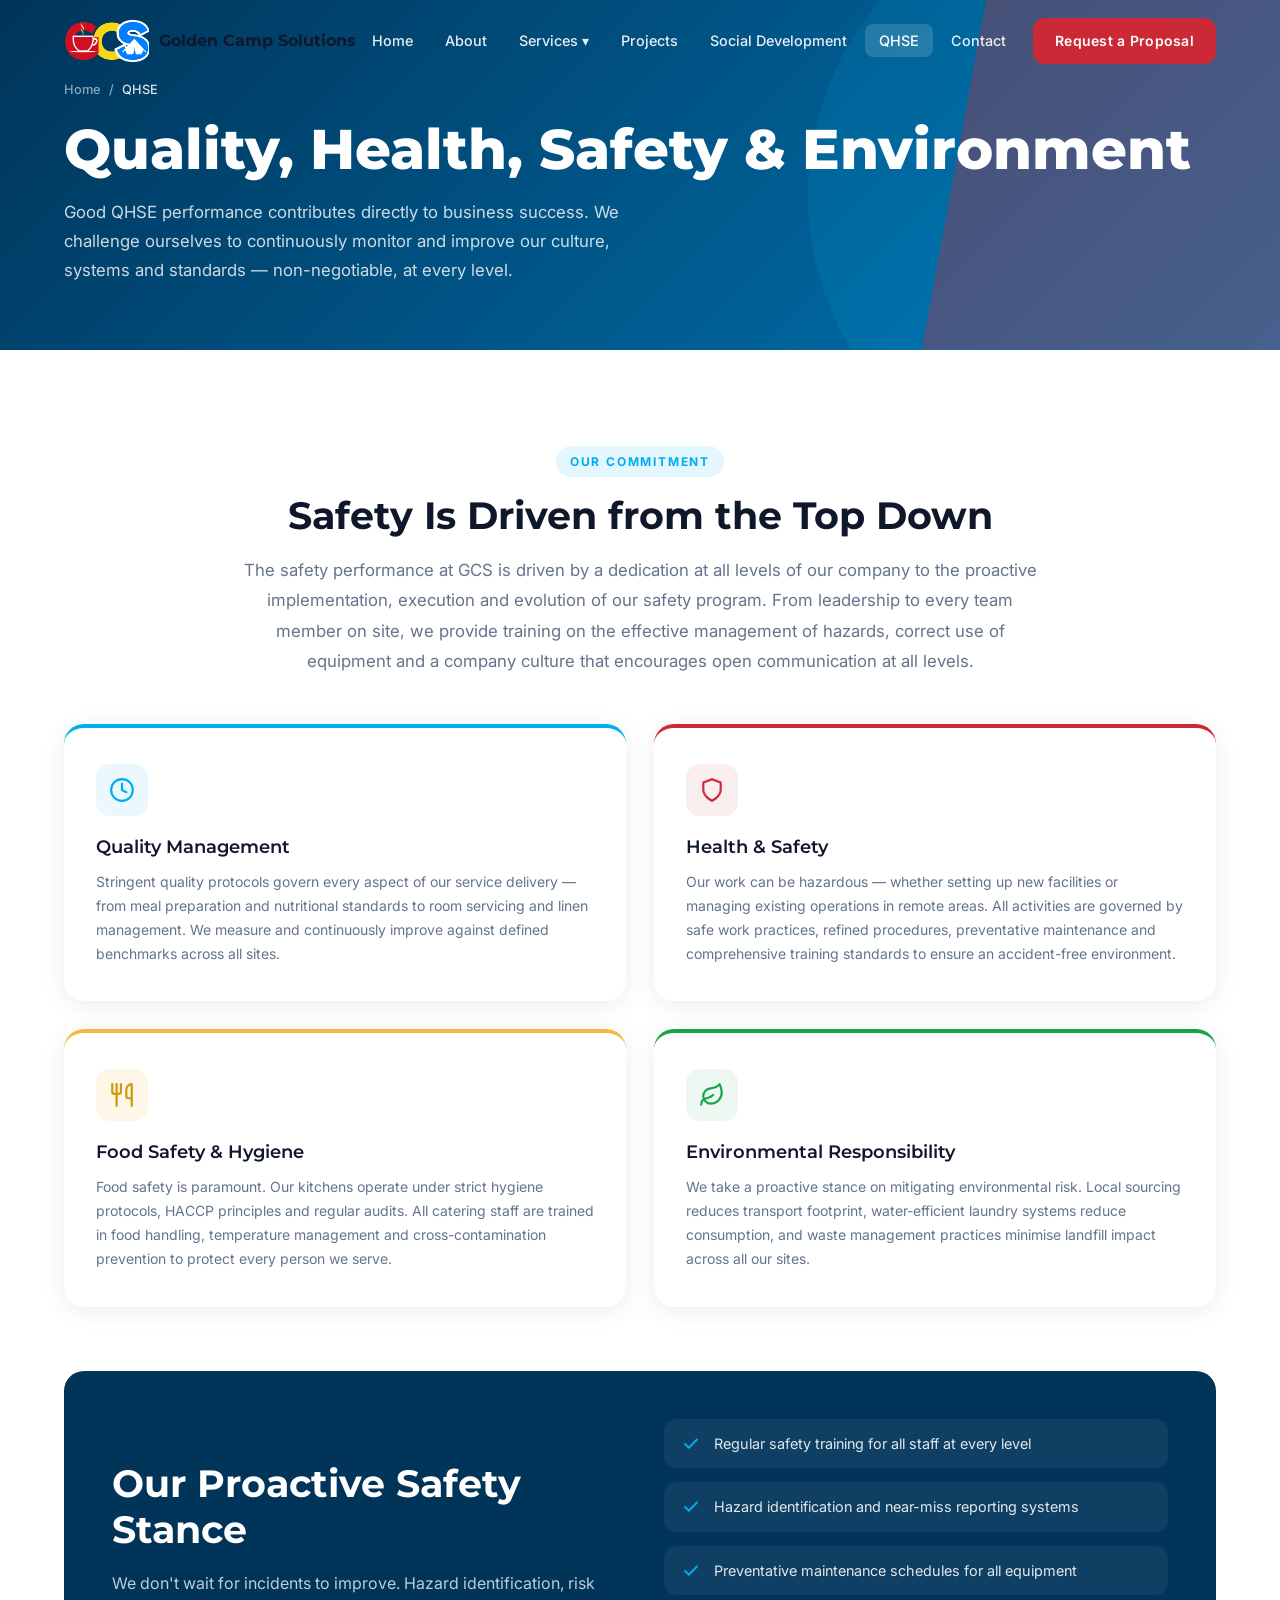
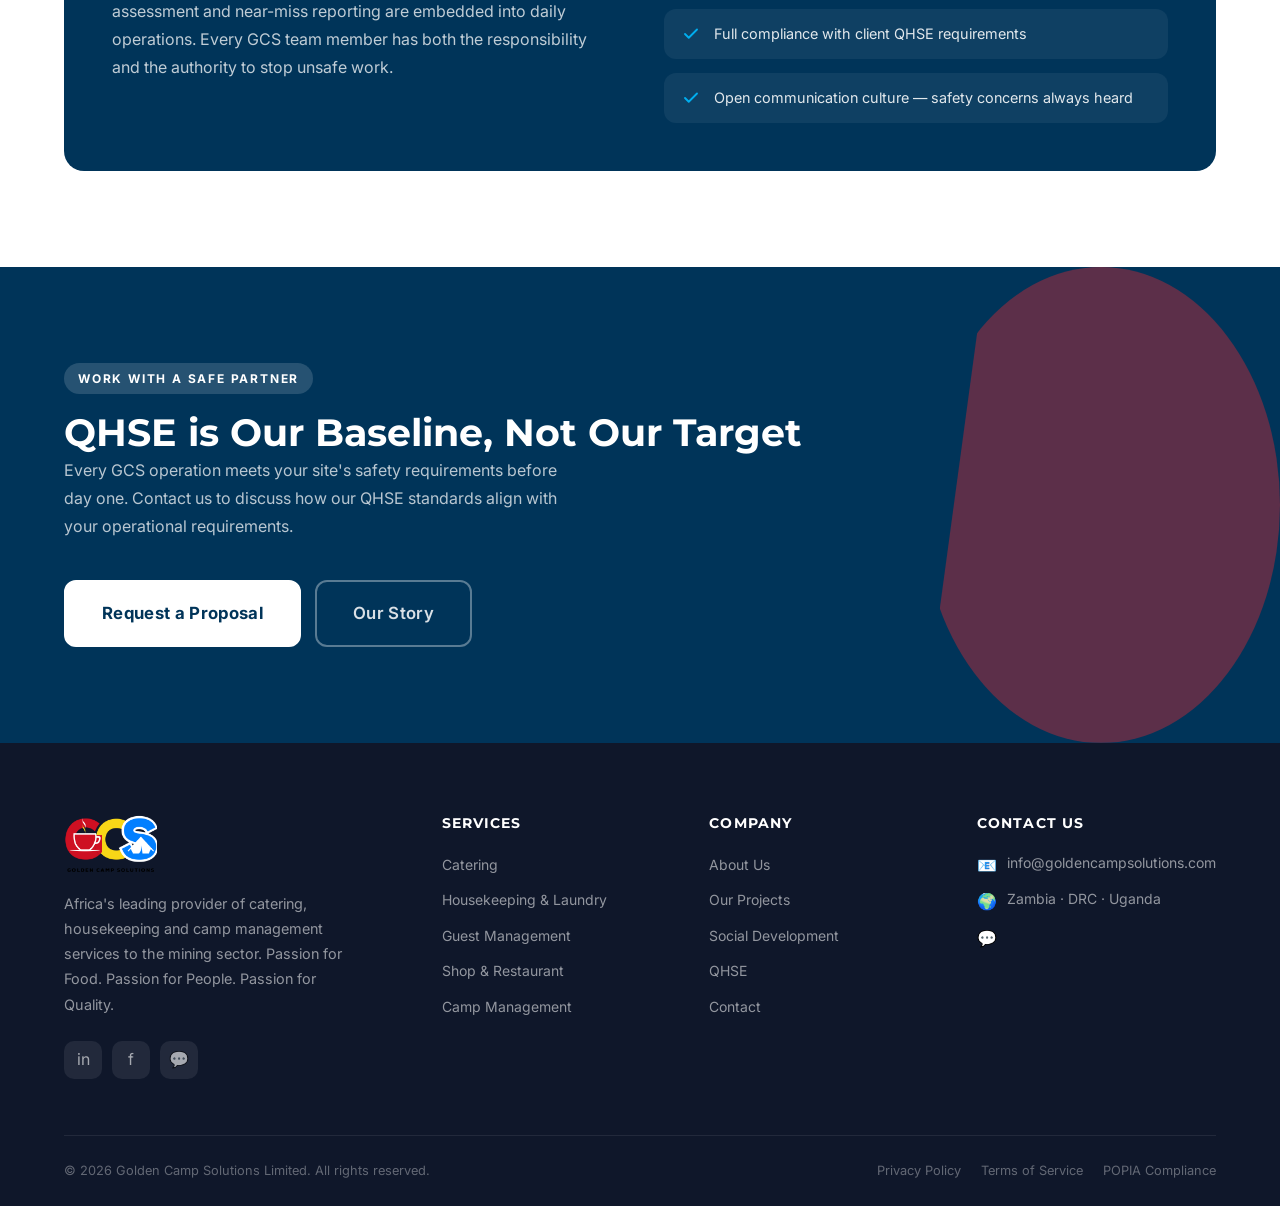
<file: qhse.html>
<!DOCTYPE html>
<html lang="en">
<head>
<meta charset="UTF-8" />
<meta name="viewport" content="width=device-width, initial-scale=1.0" />
<title>QHSE | Golden Camp Solutions | Quality, Health, Safety & Environment</title>
<meta name="description" content="GCS maintains rigorous Quality, Health, Safety and Environmental standards across all operations. Safety is non-negotiable — from the top down." />
<link rel="stylesheet" href="css/styles.css" />
<link rel="icon" href="data:image/svg+xml,<svg xmlns='http://www.w3.org/2000/svg' viewBox='0 0 32 32'><rect width='32' height='32' rx='8' fill='%2300AEEF'/><text y='22' x='6' font-size='18' fill='white'>G</text></svg>" />
<style>
.qhse-pillar-grid {
  display: grid;
  grid-template-columns: repeat(2, 1fr);
  gap: 28px;
  margin-top: 48px;
}
.qhse-pillar {
  background: var(--white);
  border-radius: var(--radius-lg);
  padding: 36px 32px;
  box-shadow: var(--shadow);
  border-top: 4px solid var(--blue);
  transition: transform 0.3s ease, box-shadow 0.3s ease;
}
.qhse-pillar:hover { transform: translateY(-4px); box-shadow: var(--shadow-lg); }
.qhse-pillar.red  { border-top-color: var(--red); }
.qhse-pillar.gold { border-top-color: var(--gold); }
.qhse-pillar.green { border-top-color: #16A34A; }
.qhse-icon {
  width: 52px; height: 52px;
  border-radius: 14px;
  display: flex; align-items: center; justify-content: center;
  margin-bottom: 20px;
  background: rgba(0,174,239,0.08);
}
.qhse-pillar.red  .qhse-icon { background: rgba(204,41,54,0.08); }
.qhse-pillar.gold .qhse-icon { background: rgba(244,185,66,0.12); }
.qhse-pillar.green .qhse-icon { background: rgba(22,163,74,0.08); }
.qhse-pillar h3 { font-size: 1.15rem; margin-bottom: 12px; }
.qhse-pillar p  { font-size: 0.875rem; color: var(--gray-600); line-height: 1.7; margin: 0; }
.commitment-bar {
  background: var(--blue-deep);
  border-radius: var(--radius-lg);
  padding: 48px;
  margin-top: 64px;
  display: grid;
  grid-template-columns: 1fr 1fr;
  gap: 48px;
  align-items: center;
}
.commitment-bar h2 { color: var(--white); margin-bottom: 16px; }
.commitment-bar p  { color: rgba(255,255,255,0.75); line-height: 1.75; }
.commitment-items { display: flex; flex-direction: column; gap: 14px; }
.commitment-item {
  display: flex; align-items: flex-start; gap: 14px;
  background: rgba(255,255,255,0.06);
  border-radius: var(--radius);
  padding: 14px 18px;
}
.commitment-item svg { flex-shrink: 0; margin-top: 2px; }
.commitment-item span { color: rgba(255,255,255,0.88); font-size: 0.9rem; line-height: 1.5; }
@media (max-width: 768px) {
  .qhse-pillar-grid { grid-template-columns: 1fr; }
  .commitment-bar { grid-template-columns: 1fr; padding: 32px; }
}
</style>
</head>
<body>

<!-- ═══ NAVBAR ═══ -->
<nav class="navbar" id="navbar">
  <div class="navbar-inner">
    <a href="index.html" class="navbar-logo">
      <img src="assets/gcs-logo-icon.png" alt="Golden Camp Solutions" class="logo-img" />
      <span class="navbar-brand-text">Golden Camp Solutions</span>
    </a>
    <ul class="navbar-nav">
      <li><a href="index.html" class="nav-link">Home</a></li>
      <li><a href="about.html" class="nav-link">About</a></li>
      <li class="nav-dropdown">
        <a href="services.html" class="nav-link">Services ▾</a>
        <div class="nav-dropdown-menu">
          <a href="services.html#catering">Catering</a>
          <a href="services.html#housekeeping">Housekeeping &amp; Laundry</a>
          <a href="services.html#guest">Guest Management</a>
          <a href="services.html#shop">Shop &amp; Restaurant</a>
          <a href="services.html#camp">Camp Management</a>
        </div>
      </li>
      <li><a href="projects.html" class="nav-link">Projects</a></li>
      <li><a href="sustainability.html" class="nav-link">Social Development</a></li>
      <li><a href="qhse.html" class="nav-link active">QHSE</a></li>
      <li><a href="contact.html" class="nav-link">Contact</a></li>
    </ul>
    <div class="navbar-cta">
      <a href="contact.html" class="btn btn-red btn-sm">Request a Proposal</a>
    </div>
    <button class="hamburger" aria-label="Menu">
      <span></span><span></span><span></span>
    </button>
  </div>
</nav>

<!-- Mobile Menu -->
<div class="mobile-menu">
  <a href="index.html">Home</a>
  <a href="about.html">About Us</a>
  <a href="services.html">Services</a>
  <a href="projects.html">Projects</a>
  <a href="sustainability.html">Social Development</a>
  <a href="qhse.html">QHSE</a>
  <a href="contact.html">Contact</a>
  <a href="contact.html" class="btn btn-primary" style="margin-top:20px;justify-content:center;">Request a Proposal</a>
</div>

<!-- ═══ HERO ═══ -->
<section class="page-hero" style="background:linear-gradient(135deg,#003459 0%,#0077B6 100%);">
  <div class="hero-pattern"></div>
  <div class="container">
    <div class="breadcrumb fade-in">
      <a href="index.html">Home</a> / <span>QHSE</span>
    </div>
    <h1 class="fade-in text-white">Quality, Health, Safety &amp; Environment</h1>
    <p class="fade-in" style="color:rgba(255,255,255,0.8);max-width:580px;">Good QHSE performance contributes directly to business success. We challenge ourselves to continuously monitor and improve our culture, systems and standards — non-negotiable, at every level.</p>
  </div>
</section>

<!-- ═══ QHSE STATEMENT ═══ -->
<section class="section">
  <div class="container">
    <div style="max-width:800px;margin:0 auto;text-align:center;" class="fade-in">
      <span class="section-label">Our Commitment</span>
      <h2>Safety Is Driven from the Top Down</h2>
      <p style="font-size:1.05rem;margin-top:16px;line-height:1.8;">The safety performance at GCS is driven by a dedication at all levels of our company to the proactive implementation, execution and evolution of our safety program. From leadership to every team member on site, we provide training on the effective management of hazards, correct use of equipment and a company culture that encourages open communication at all levels.</p>
    </div>

    <div class="qhse-pillar-grid">

      <div class="qhse-pillar fade-in">
        <div class="qhse-icon">
          <svg width="26" height="26" viewBox="0 0 24 24" fill="none" stroke="#00AEEF" stroke-width="2" stroke-linecap="round" stroke-linejoin="round"><circle cx="12" cy="12" r="10"/><polyline points="12 6 12 12 16 14"/></svg>
        </div>
        <h3>Quality Management</h3>
        <p>Stringent quality protocols govern every aspect of our service delivery — from meal preparation and nutritional standards to room servicing and linen management. We measure and continuously improve against defined benchmarks across all sites.</p>
      </div>

      <div class="qhse-pillar red fade-in fade-in-delay-1">
        <div class="qhse-icon">
          <svg width="26" height="26" viewBox="0 0 24 24" fill="none" stroke="#CC2936" stroke-width="2" stroke-linecap="round" stroke-linejoin="round"><path d="M12 22s8-4 8-10V5l-8-3-8 3v7c0 6 8 10 8 10z"/></svg>
        </div>
        <h3>Health &amp; Safety</h3>
        <p>Our work can be hazardous — whether setting up new facilities or managing existing operations in remote areas. All activities are governed by safe work practices, refined procedures, preventative maintenance and comprehensive training standards to ensure an accident-free environment.</p>
      </div>

      <div class="qhse-pillar gold fade-in">
        <div class="qhse-icon">
          <svg width="26" height="26" viewBox="0 0 24 24" fill="none" stroke="#D4940A" stroke-width="2" stroke-linecap="round" stroke-linejoin="round"><path d="M3 2v7c0 1.1.9 2 2 2h4a2 2 0 002-2V2"/><path d="M7 2v20"/><path d="M21 15V2c-2.76 0-5 2.24-5 5v6c0 1.1.9 2 2 2h3zm0 0v7"/></svg>
        </div>
        <h3>Food Safety &amp; Hygiene</h3>
        <p>Food safety is paramount. Our kitchens operate under strict hygiene protocols, HACCP principles and regular audits. All catering staff are trained in food handling, temperature management and cross-contamination prevention to protect every person we serve.</p>
      </div>

      <div class="qhse-pillar green fade-in fade-in-delay-1">
        <div class="qhse-icon">
          <svg width="26" height="26" viewBox="0 0 24 24" fill="none" stroke="#16A34A" stroke-width="2" stroke-linecap="round" stroke-linejoin="round"><path d="M11 20A7 7 0 019.8 6.1C15.5 5 17 4.48 19 2c1 2 2 4.18 2 8 0 5.5-4.78 10-10 10z"/><path d="M2 21c0-3 1.85-5.36 5.08-6C9.5 14.52 12 13 13 12"/></svg>
        </div>
        <h3>Environmental Responsibility</h3>
        <p>We take a proactive stance on mitigating environmental risk. Local sourcing reduces transport footprint, water-efficient laundry systems reduce consumption, and waste management practices minimise landfill impact across all our sites.</p>
      </div>

    </div>

    <!-- Blue commitment block -->
    <div class="commitment-bar fade-in">
      <div>
        <h2>Our Proactive Safety Stance</h2>
        <p>We don't wait for incidents to improve. Hazard identification, risk assessment and near-miss reporting are embedded into daily operations. Every GCS team member has both the responsibility and the authority to stop unsafe work.</p>
      </div>
      <div class="commitment-items">
        <div class="commitment-item">
          <svg width="18" height="18" viewBox="0 0 24 24" fill="none" stroke="#00AEEF" stroke-width="2.5" stroke-linecap="round" stroke-linejoin="round"><polyline points="20 6 9 17 4 12"/></svg>
          <span>Regular safety training for all staff at every level</span>
        </div>
        <div class="commitment-item">
          <svg width="18" height="18" viewBox="0 0 24 24" fill="none" stroke="#00AEEF" stroke-width="2.5" stroke-linecap="round" stroke-linejoin="round"><polyline points="20 6 9 17 4 12"/></svg>
          <span>Hazard identification and near-miss reporting systems</span>
        </div>
        <div class="commitment-item">
          <svg width="18" height="18" viewBox="0 0 24 24" fill="none" stroke="#00AEEF" stroke-width="2.5" stroke-linecap="round" stroke-linejoin="round"><polyline points="20 6 9 17 4 12"/></svg>
          <span>Preventative maintenance schedules for all equipment</span>
        </div>
        <div class="commitment-item">
          <svg width="18" height="18" viewBox="0 0 24 24" fill="none" stroke="#00AEEF" stroke-width="2.5" stroke-linecap="round" stroke-linejoin="round"><polyline points="20 6 9 17 4 12"/></svg>
          <span>Full compliance with client QHSE requirements</span>
        </div>
        <div class="commitment-item">
          <svg width="18" height="18" viewBox="0 0 24 24" fill="none" stroke="#00AEEF" stroke-width="2.5" stroke-linecap="round" stroke-linejoin="round"><polyline points="20 6 9 17 4 12"/></svg>
          <span>Open communication culture — safety concerns always heard</span>
        </div>
      </div>
    </div>
  </div>
</section>

<!-- ═══ CTA ═══ -->
<section class="section cta-section">
  <div class="container">
    <div class="cta-inner fade-in">
      <div>
        <span class="section-label white">Work With a Safe Partner</span>
        <h2>QHSE is Our Baseline, Not Our Target</h2>
        <p>Every GCS operation meets your site's safety requirements before day one. Contact us to discuss how our QHSE standards align with your operational requirements.</p>
      </div>
      <div class="cta-btns">
        <a href="contact.html" class="btn btn-white btn-lg">Request a Proposal</a>
        <a href="about.html" class="btn btn-outline btn-lg">Our Story</a>
      </div>
    </div>
  </div>
</section>

<!-- ═══ FOOTER ═══ -->
<footer>
  <div class="container">
    <div class="footer-grid">
      <div class="footer-brand">
        <div class="footer-logo">
          <img src="assets/gcs-logo-full.png" alt="Golden Camp Solutions" style="height:60px;width:auto;" />
        </div>
        <p>Africa's leading provider of catering, housekeeping and camp management services to the mining sector. Passion for Food. Passion for People. Passion for Quality.</p>
        <div class="footer-socials">
          <a href="#" class="social-btn" title="LinkedIn">in</a>
          <a href="#" class="social-btn" title="Facebook">f</a>
          <a href="#" class="social-btn" title="WhatsApp">💬</a>
        </div>
      </div>
      <div class="footer-col">
        <h5>Services</h5>
        <ul>
          <li><a href="services.html#catering">Catering</a></li>
          <li><a href="services.html#housekeeping">Housekeeping &amp; Laundry</a></li>
          <li><a href="services.html#guest">Guest Management</a></li>
          <li><a href="services.html#shop">Shop &amp; Restaurant</a></li>
          <li><a href="services.html#camp">Camp Management</a></li>
        </ul>
      </div>
      <div class="footer-col">
        <h5>Company</h5>
        <ul>
          <li><a href="about.html">About Us</a></li>
          <li><a href="projects.html">Our Projects</a></li>
          <li><a href="sustainability.html">Social Development</a></li>
          <li><a href="qhse.html">QHSE</a></li>
          <li><a href="contact.html">Contact</a></li>
        </ul>
      </div>
      <div class="footer-col">
        <h5>Contact Us</h5>
        <ul class="footer-contact">
          <li><span>📧</span><a href="mailto:info@goldencampsolutions.com" style="color:rgba(255,255,255,0.55);">info@goldencampsolutions.com</a></li>
          <li><span>🌍</span>Zambia · DRC · Uganda</li>
          <li><span>💬</span></li>
        </ul>
      </div>
    </div>
    <div class="footer-bottom">
      <p>© <span class="year">2026</span> Golden Camp Solutions Limited. All rights reserved.</p>
      <div class="footer-bottom-links">
        <a href="#">Privacy Policy</a>
        <a href="#">Terms of Service</a>
        <a href="#">POPIA Compliance</a>
      </div>
    </div>
  </div>
</footer>

<script src="js/main.js"></script>
</body>
</html>
</file>
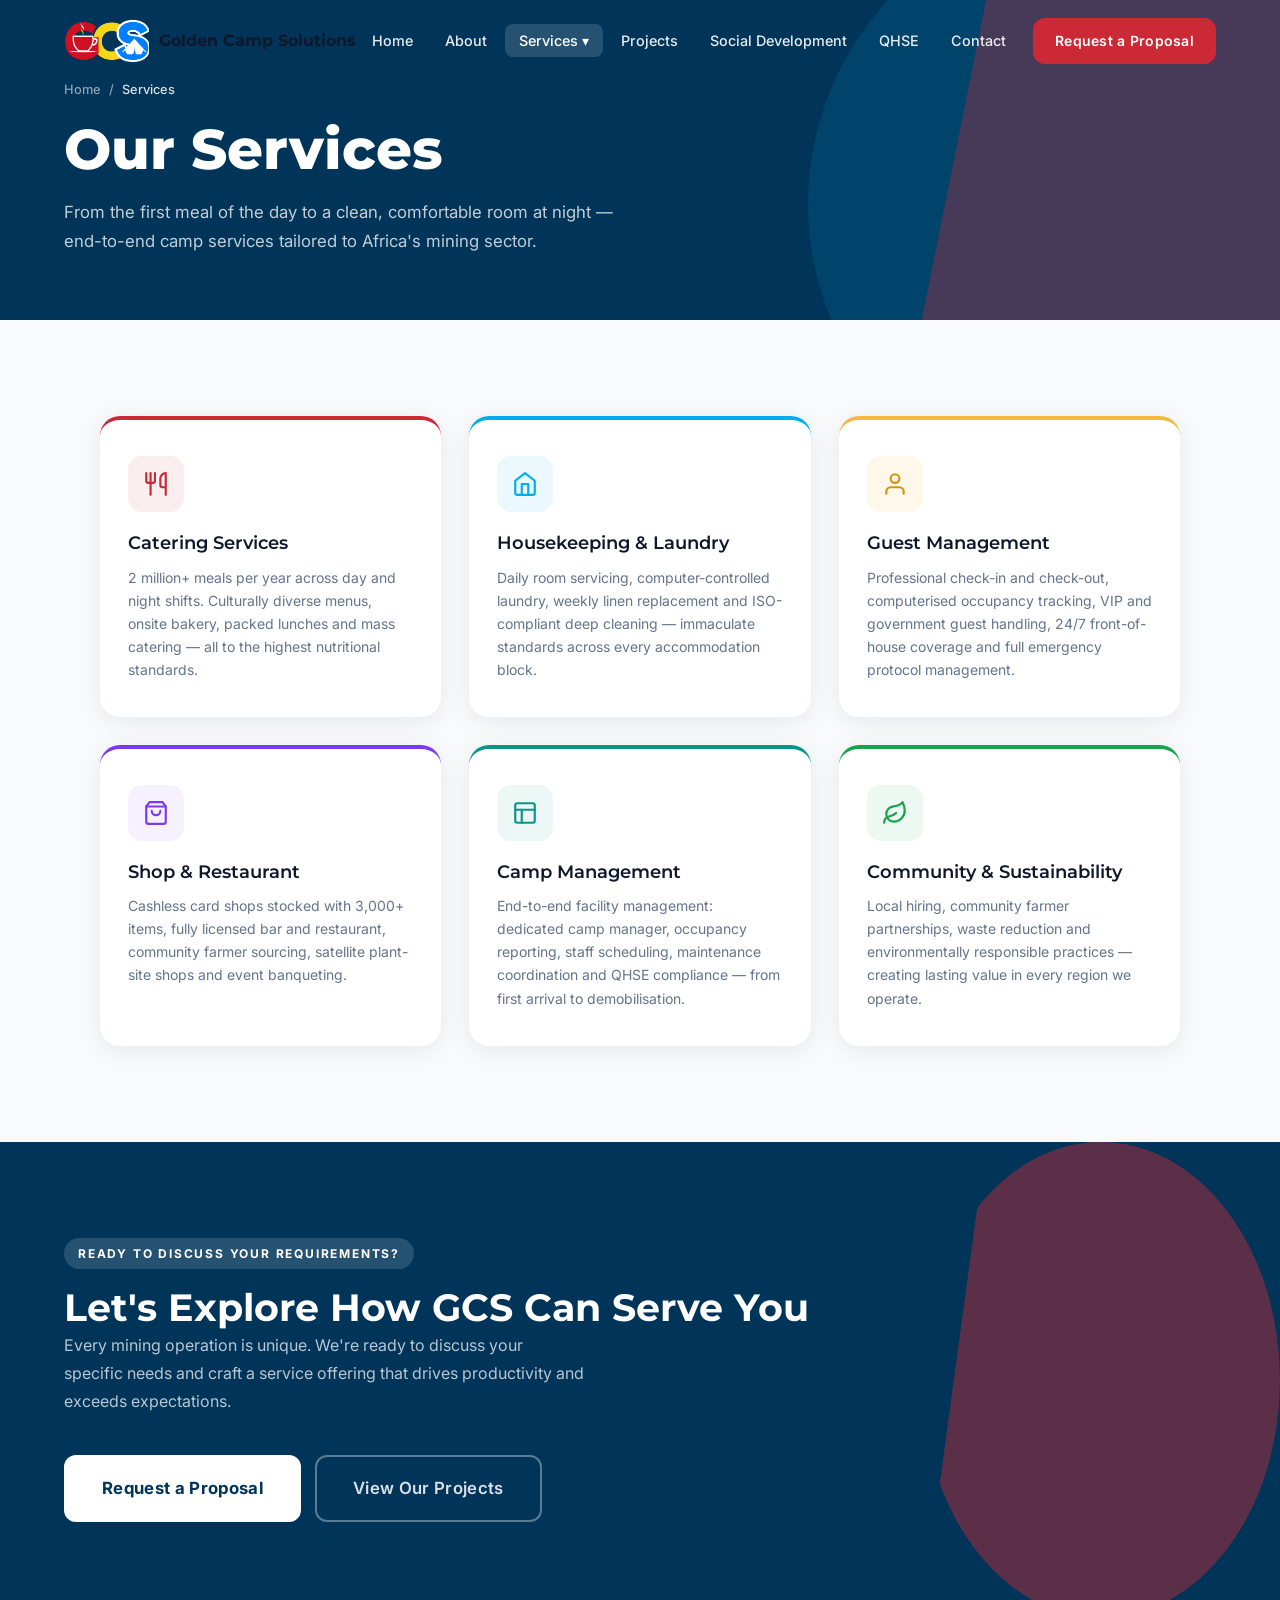
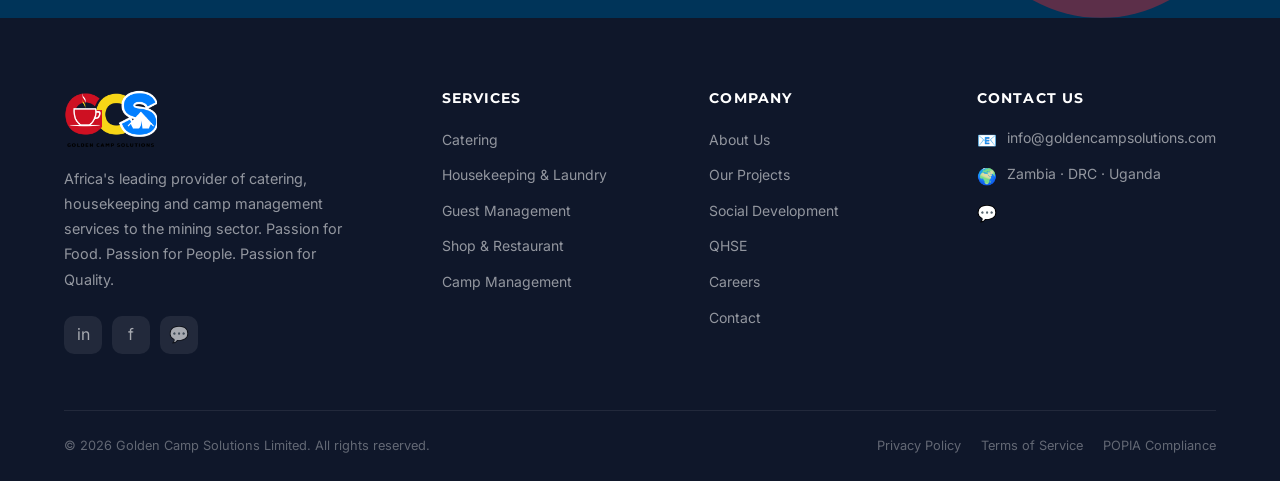
<file: services.html>
<!DOCTYPE html>
<html lang="en">
<head>
<meta charset="UTF-8" />
<meta name="viewport" content="width=device-width, initial-scale=1.0" />
<title>Our Services | Golden Camp Solutions | Catering, Housekeeping & Camp Management</title>
<meta name="description" content="Comprehensive catering, housekeeping, laundry, guest management, shop and camp management services for mining operations across Africa." />
<meta property="og:title" content="Our Services | Golden Camp Solutions" />
<meta property="og:description" content="End-to-end camp services: catering, housekeeping, laundry, shop, restaurant and camp management." />
<meta property="og:type" content="website" />
<link rel="stylesheet" href="css/styles.css" />
<link rel="icon" href="data:image/svg+xml,<svg xmlns='http://www.w3.org/2000/svg' viewBox='0 0 32 32'><rect width='32' height='32' rx='8' fill='%2300AEEF'/><text y='22' x='6' font-size='18' fill='white'>G</text></svg>" />
</head>
<body>

<!-- ═══ NAVBAR ═══ -->
<nav class="navbar" id="navbar">
  <div class="navbar-inner">
    <!-- Logo -->
    <a href="index.html" class="navbar-logo">
      <img src="assets/gcs-logo-icon.png" alt="Golden Camp Solutions" class="logo-img" />
      <span class="navbar-brand-text">Golden Camp Solutions</span>
    </a>

    <!-- Desktop Nav -->
    <ul class="navbar-nav">
      <li><a href="index.html" class="nav-link">Home</a></li>
      <li><a href="about.html" class="nav-link">About</a></li>
      <li class="nav-dropdown">
        <a href="services.html" class="nav-link active">Services ▾</a>
        <div class="nav-dropdown-menu">
          <a href="services.html#catering">Catering</a>
          <a href="services.html#housekeeping">Housekeeping &amp; Laundry</a>
          <a href="services.html#guest">Guest Management</a>
          <a href="services.html#shop">Shop &amp; Restaurant</a>
          <a href="services.html#camp">Camp Management</a>
        </div>
      </li>
      <li><a href="projects.html" class="nav-link">Projects</a></li>
      <li><a href="sustainability.html" class="nav-link">Social Development</a></li>
      <li><a href="qhse.html" class="nav-link">QHSE</a></li>
      <li><a href="contact.html" class="nav-link">Contact</a></li>
    </ul>
    <div class="navbar-cta">
      <a href="contact.html" class="btn btn-red btn-sm">Request a Proposal</a>
    </div>

    <!-- Hamburger -->
    <button class="hamburger" aria-label="Menu">
      <span></span><span></span><span></span>
    </button>
  </div>
</nav>

<!-- Mobile Menu -->
<div class="mobile-menu">
  <a href="index.html">Home</a>
  <a href="about.html">About Us</a>
  <a href="services.html">Services</a>
  <a href="projects.html">Projects</a>
  <a href="sustainability.html">Social Development</a>
  <a href="qhse.html">QHSE</a>
  <a href="contact.html">Contact</a>
  <a href="contact.html" class="btn btn-primary" style="margin-top:20px;justify-content:center;">Request a Proposal</a>
</div>

<!-- ═══ HERO ═══ -->
<section class="page-hero">
  <div class="hero-pattern"></div>
  <div class="container">
    <div class="breadcrumb fade-in">
      <a href="index.html">Home</a> / <span>Services</span>
    </div>
    <h1 class="fade-in">Our Services</h1>
    <p class="fade-in">From the first meal of the day to a clean, comfortable room at night — end-to-end camp services tailored to Africa's mining sector.</p>
  </div>
</section>

<!-- ═══ SERVICES GRID ═══ -->
<section class="section bg-off">
  <div class="container">
    <div style="display:grid;grid-template-columns:repeat(3,1fr);gap:28px;max-width:1080px;margin:0 auto;">

      <!-- Catering -->
      <div id="catering" style="background:var(--white);border-radius:var(--radius-lg);padding:36px 28px;box-shadow:var(--shadow);border-top:4px solid var(--red);transition:transform var(--transition),box-shadow var(--transition);" class="fade-in service-hover-card">
        <div style="width:56px;height:56px;background:rgba(204,41,54,0.08);border-radius:14px;display:flex;align-items:center;justify-content:center;margin-bottom:20px;">
          <svg width="26" height="26" viewBox="0 0 24 24" fill="none" stroke="#CC2936" stroke-width="2" stroke-linecap="round" stroke-linejoin="round"><path d="M3 2v7c0 1.1.9 2 2 2h4a2 2 0 002-2V2"/><path d="M7 2v20"/><path d="M21 15V2c-2.76 0-5 2.24-5 5v6c0 1.1.9 2 2 2h3zm0 0v7"/></svg>
        </div>
        <h3 style="margin-bottom:12px;font-size:1.1rem;">Catering Services</h3>
        <p style="font-size:0.875rem;color:var(--gray-600);line-height:1.65;margin:0;">2 million+ meals per year across day and night shifts. Culturally diverse menus, onsite bakery, packed lunches and mass catering — all to the highest nutritional standards.</p>
      </div>

      <!-- Housekeeping -->
      <div id="housekeeping" style="background:var(--white);border-radius:var(--radius-lg);padding:36px 28px;box-shadow:var(--shadow);border-top:4px solid var(--blue);transition:transform var(--transition),box-shadow var(--transition);" class="fade-in fade-in-delay-1 service-hover-card">
        <div style="width:56px;height:56px;background:rgba(0,174,239,0.08);border-radius:14px;display:flex;align-items:center;justify-content:center;margin-bottom:20px;">
          <svg width="26" height="26" viewBox="0 0 24 24" fill="none" stroke="#00AEEF" stroke-width="2" stroke-linecap="round" stroke-linejoin="round"><path d="M3 9l9-7 9 7v11a2 2 0 01-2 2H5a2 2 0 01-2-2z"/><polyline points="9 22 9 12 15 12 15 22"/></svg>
        </div>
        <h3 style="margin-bottom:12px;font-size:1.1rem;">Housekeeping &amp; Laundry</h3>
        <p style="font-size:0.875rem;color:var(--gray-600);line-height:1.65;margin:0;">Daily room servicing, computer-controlled laundry, weekly linen replacement and ISO-compliant deep cleaning — immaculate standards across every accommodation block.</p>
      </div>

      <!-- Guest Management -->
      <div id="guest" style="background:var(--white);border-radius:var(--radius-lg);padding:36px 28px;box-shadow:var(--shadow);border-top:4px solid var(--gold);transition:transform var(--transition),box-shadow var(--transition);" class="fade-in fade-in-delay-2 service-hover-card">
        <div style="width:56px;height:56px;background:rgba(244,185,66,0.10);border-radius:14px;display:flex;align-items:center;justify-content:center;margin-bottom:20px;">
          <svg width="26" height="26" viewBox="0 0 24 24" fill="none" stroke="#D4940A" stroke-width="2" stroke-linecap="round" stroke-linejoin="round"><path d="M20 21v-2a4 4 0 00-4-4H8a4 4 0 00-4 4v2"/><circle cx="12" cy="7" r="4"/></svg>
        </div>
        <h3 style="margin-bottom:12px;font-size:1.1rem;">Guest Management</h3>
        <p style="font-size:0.875rem;color:var(--gray-600);line-height:1.65;margin:0;">Professional check-in and check-out, computerised occupancy tracking, VIP and government guest handling, 24/7 front-of-house coverage and full emergency protocol management.</p>
      </div>

      <!-- Shop & Restaurant -->
      <div id="shop" style="background:var(--white);border-radius:var(--radius-lg);padding:36px 28px;box-shadow:var(--shadow);border-top:4px solid #7C3AED;transition:transform var(--transition),box-shadow var(--transition);" class="fade-in service-hover-card">
        <div style="width:56px;height:56px;background:rgba(124,58,237,0.07);border-radius:14px;display:flex;align-items:center;justify-content:center;margin-bottom:20px;">
          <svg width="26" height="26" viewBox="0 0 24 24" fill="none" stroke="#7C3AED" stroke-width="2" stroke-linecap="round" stroke-linejoin="round"><path d="M6 2L3 6v14a2 2 0 002 2h14a2 2 0 002-2V6l-3-4z"/><line x1="3" y1="6" x2="21" y2="6"/><path d="M16 10a4 4 0 01-8 0"/></svg>
        </div>
        <h3 style="margin-bottom:12px;font-size:1.1rem;">Shop &amp; Restaurant</h3>
        <p style="font-size:0.875rem;color:var(--gray-600);line-height:1.65;margin:0;">Cashless card shops stocked with 3,000+ items, fully licensed bar and restaurant, community farmer sourcing, satellite plant-site shops and event banqueting.</p>
      </div>

      <!-- Camp Management -->
      <div id="camp" style="background:var(--white);border-radius:var(--radius-lg);padding:36px 28px;box-shadow:var(--shadow);border-top:4px solid #0D9488;transition:transform var(--transition),box-shadow var(--transition);" class="fade-in fade-in-delay-1 service-hover-card">
        <div style="width:56px;height:56px;background:rgba(13,148,136,0.08);border-radius:14px;display:flex;align-items:center;justify-content:center;margin-bottom:20px;">
          <svg width="26" height="26" viewBox="0 0 24 24" fill="none" stroke="#0D9488" stroke-width="2" stroke-linecap="round" stroke-linejoin="round"><rect x="3" y="3" width="18" height="18" rx="2"/><path d="M3 9h18"/><path d="M9 21V9"/></svg>
        </div>
        <h3 style="margin-bottom:12px;font-size:1.1rem;">Camp Management</h3>
        <p style="font-size:0.875rem;color:var(--gray-600);line-height:1.65;margin:0;">End-to-end facility management: dedicated camp manager, occupancy reporting, staff scheduling, maintenance coordination and QHSE compliance — from first arrival to demobilisation.</p>
      </div>

      <!-- Community & Sustainability -->
      <div style="background:var(--white);border-radius:var(--radius-lg);padding:36px 28px;box-shadow:var(--shadow);border-top:4px solid #16A34A;transition:transform var(--transition),box-shadow var(--transition);" class="fade-in fade-in-delay-2 service-hover-card">
        <div style="width:56px;height:56px;background:rgba(22,163,74,0.08);border-radius:14px;display:flex;align-items:center;justify-content:center;margin-bottom:20px;">
          <svg width="26" height="26" viewBox="0 0 24 24" fill="none" stroke="#16A34A" stroke-width="2" stroke-linecap="round" stroke-linejoin="round"><path d="M11 20A7 7 0 019.8 6.1C15.5 5 17 4.48 19 2c1 2 2 4.18 2 8 0 5.5-4.78 10-10 10z"/><path d="M2 21c0-3 1.85-5.36 5.08-6C9.5 14.52 12 13 13 12"/></svg>
        </div>
        <h3 style="margin-bottom:12px;font-size:1.1rem;">Community &amp; Sustainability</h3>
        <p style="font-size:0.875rem;color:var(--gray-600);line-height:1.65;margin:0;">Local hiring, community farmer partnerships, waste reduction and environmentally responsible practices — creating lasting value in every region we operate.</p>
      </div>

    </div>
  </div>
</section>

<style>
.service-hover-card:hover { transform: translateY(-6px); box-shadow: var(--shadow-lg); }
@media (max-width:960px) {
  .services-icon-grid { grid-template-columns: 1fr 1fr !important; }
}
@media (max-width:600px) {
  .services-icon-grid { grid-template-columns: 1fr !important; }
}
</style>

<!-- ═══ CTA SECTION ═══ -->
<section class="section cta-section">
  <div class="container">
    <div class="cta-inner fade-in">
      <div>
        <span class="section-label white">Ready to Discuss Your Requirements?</span>
        <h2>Let's Explore How GCS Can Serve You</h2>
        <p>Every mining operation is unique. We're ready to discuss your specific needs and craft a service offering that drives productivity and exceeds expectations.</p>
      </div>
      <div class="cta-btns">
        <a href="contact.html" class="btn btn-white btn-lg">Request a Proposal</a>
        <a href="projects.html" class="btn btn-outline btn-lg">View Our Projects</a>
      </div>
    </div>
  </div>
</section>

<!-- ═══ FOOTER ═══ -->
<footer>
  <div class="container">
    <div class="footer-grid">
      <!-- Brand -->
      <div class="footer-brand">
        <div class="footer-logo">
          <img src="assets/gcs-logo-full.png" alt="Golden Camp Solutions" style="height:60px;width:auto;" />
        </div>
        <p>Africa's leading provider of catering, housekeeping and camp management services to the mining sector. Passion for Food. Passion for People. Passion for Quality.</p>
        <div class="footer-socials">
          <a href="#" class="social-btn" title="LinkedIn">in</a>
          <a href="#" class="social-btn" title="Facebook">f</a>
          <a href="#" class="social-btn" title="WhatsApp">💬</a>
        </div>
      </div>

      <!-- Services -->
      <div class="footer-col">
        <h5>Services</h5>
        <ul>
          <li><a href="services.html#catering">Catering</a></li>
          <li><a href="services.html#housekeeping">Housekeeping & Laundry</a></li>
          <li><a href="services.html#guest">Guest Management</a></li>
          <li><a href="services.html#shop">Shop & Restaurant</a></li>
          <li><a href="services.html#camp">Camp Management</a></li>
        </ul>
      </div>

      <!-- Company -->
      <div class="footer-col">
        <h5>Company</h5>
        <ul>
          <li><a href="about.html">About Us</a></li>
          <li><a href="projects.html">Our Projects</a></li>
          <li><a href="sustainability.html">Social Development</a></li>
          <li><a href="qhse.html">QHSE</a></li>
          <li><a href="contact.html">Careers</a></li>
          <li><a href="contact.html">Contact</a></li>
        </ul>
      </div>

      <!-- Contact -->
      <div class="footer-col">
        <h5>Contact Us</h5>
        <ul class="footer-contact">
          <li><span>📧</span><a href="mailto:info@goldencampsolutions.com" style="color:rgba(255,255,255,0.55);">info@goldencampsolutions.com</a></li>
          <li><span>🌍</span>Zambia · DRC · Uganda</li>
          <li><span>💬</span></li>
        </ul>
      </div>
    </div>

    <div class="footer-bottom">
      <p>© <span class="year">2026</span> Golden Camp Solutions Limited. All rights reserved.</p>
      <div class="footer-bottom-links">
        <a href="#">Privacy Policy</a>
        <a href="#">Terms of Service</a>
        <a href="#">POPIA Compliance</a>
      </div>
    </div>
  </div>
</footer>

<!-- WhatsApp Float -->

<script src="js/main.js"></script>
</body>
</html>
</file>
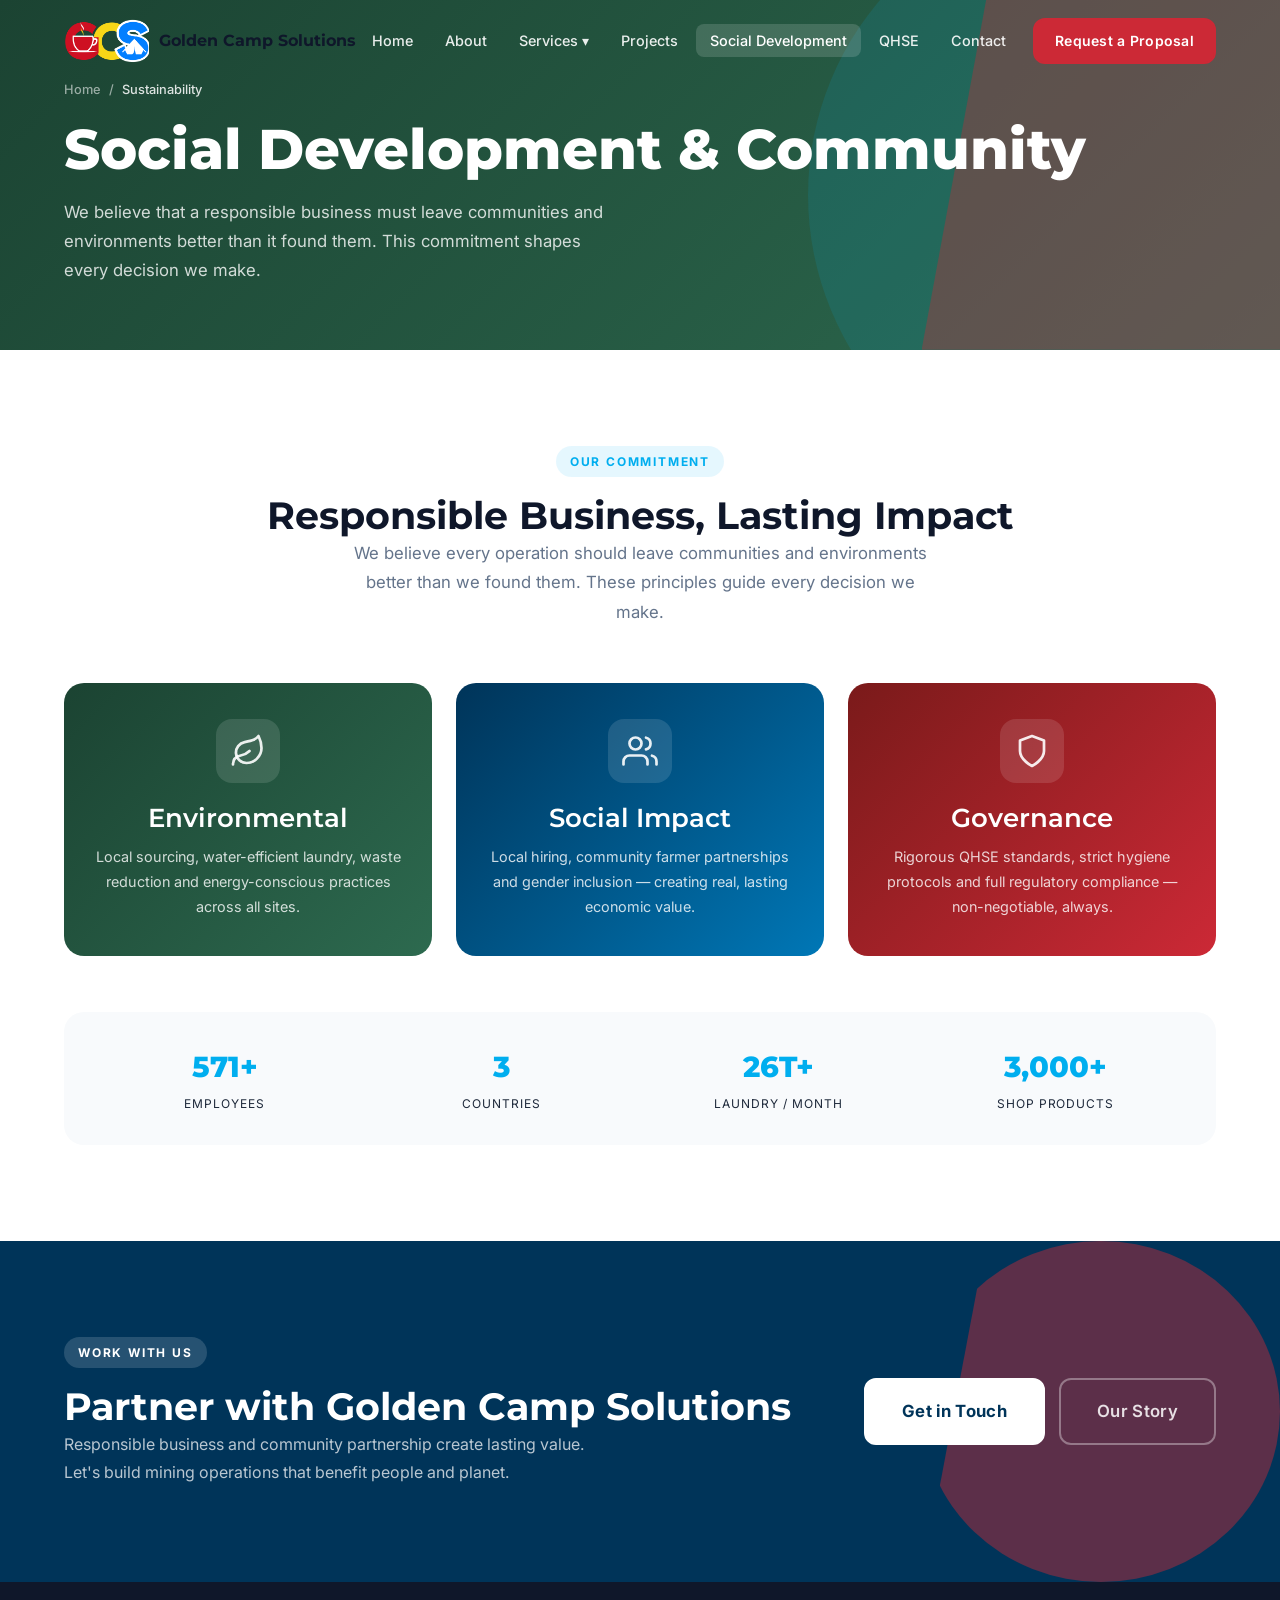
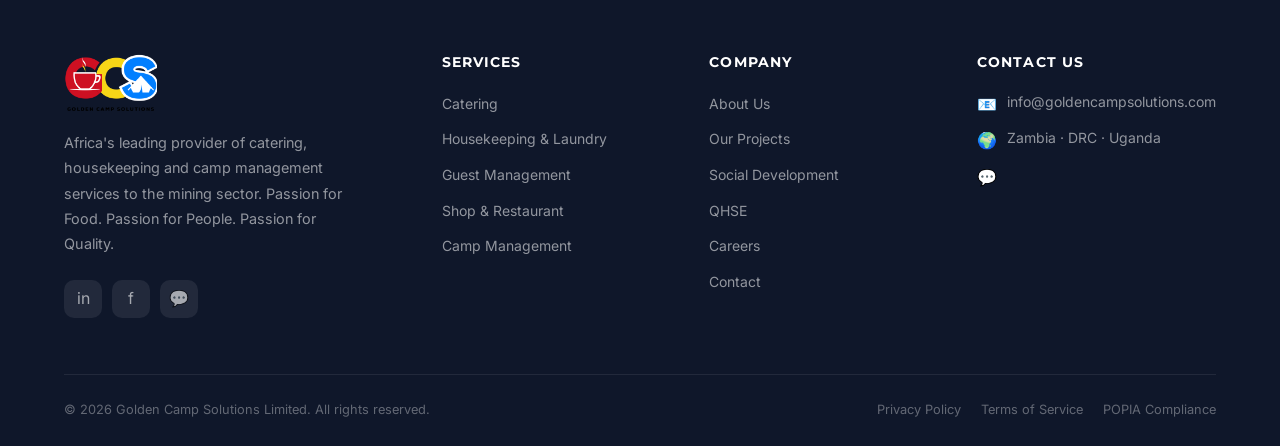
<file: sustainability.html>
<!DOCTYPE html>
<html lang="en">
<head>
<meta charset="UTF-8" />
<meta name="viewport" content="width=device-width, initial-scale=1.0" />
<title>Sustainability & Community | Golden Camp Solutions</title>
<meta name="description" content="Golden Camp Solutions commits to environmental responsibility, community impact and governance excellence across all our African operations." />
<meta property="og:title" content="Sustainability & Community | Golden Camp Solutions" />
<meta property="og:description" content="Our commitment to environmental responsibility, social impact and community partnership across Africa." />
<meta property="og:type" content="website" />
<link rel="stylesheet" href="css/styles.css" />
<link rel="icon" href="data:image/svg+xml,<svg xmlns='http://www.w3.org/2000/svg' viewBox='0 0 32 32'><rect width='32' height='32' rx='8' fill='%2300AEEF'/><text y='22' x='6' font-size='18' fill='white'>G</text></svg>" />
</head>
<body>

<!-- ═══ NAVBAR ═══ -->
<nav class="navbar" id="navbar">
  <div class="navbar-inner">
    <a href="index.html" class="navbar-logo">
      <img src="assets/gcs-logo-icon.png" alt="Golden Camp Solutions" class="logo-img" />
      <span class="navbar-brand-text">Golden Camp Solutions</span>
    </a>

    <ul class="navbar-nav">
      <li><a href="index.html" class="nav-link">Home</a></li>
      <li><a href="about.html" class="nav-link">About</a></li>
      <li class="nav-dropdown">
        <a href="services.html" class="nav-link">Services ▾</a>
        <div class="nav-dropdown-menu">
          <a href="services.html#catering">Catering</a>
          <a href="services.html#housekeeping">Housekeeping &amp; Laundry</a>
          <a href="services.html#guest">Guest Management</a>
          <a href="services.html#shop">Shop &amp; Restaurant</a>
          <a href="services.html#camp">Camp Management</a>
        </div>
      </li>
      <li><a href="projects.html" class="nav-link">Projects</a></li>
      <li><a href="sustainability.html" class="nav-link active">Social Development</a></li>
      <li><a href="qhse.html" class="nav-link">QHSE</a></li>
      <li><a href="contact.html" class="nav-link">Contact</a></li>
    </ul>
    <div class="navbar-cta">
      <a href="contact.html" class="btn btn-red btn-sm">Request a Proposal</a>
    </div>
    <button class="hamburger" aria-label="Menu">
      <span></span><span></span><span></span>
    </button>
  </div>
</nav>

<!-- Mobile Menu -->
<div class="mobile-menu">
  <a href="index.html">Home</a>
  <a href="about.html">About Us</a>
  <a href="services.html">Services</a>
  <a href="projects.html">Projects</a>
  <a href="sustainability.html">Social Development</a>
  <a href="qhse.html">QHSE</a>
  <a href="contact.html">Contact</a>
  <a href="contact.html" class="btn btn-primary" style="margin-top:20px;justify-content:center;">Request a Proposal</a>
</div>

<!-- ═══ HERO ═══ -->
<section class="page-hero" style="background:linear-gradient(135deg,#1B4332 0%,#2D6A4F 100%);">
  <div class="hero-pattern"></div>
  <div class="container">
    <div class="breadcrumb fade-in">
      <a href="index.html">Home</a> / <span>Sustainability</span>
    </div>
    <h1 class="fade-in text-white">Social Development &amp; Community</h1>
    <p class="fade-in" style="color:rgba(255,255,255,0.8);max-width:560px;">We believe that a responsible business must leave communities and environments better than it found them. This commitment shapes every decision we make.</p>
  </div>
</section>

<!-- ═══ THREE PILLARS ═══ -->
<section class="section">
  <div class="container">
    <div class="section-header text-center fade-in">
      <span class="section-label">Our Commitment</span>
      <h2>Responsible Business, Lasting Impact</h2>
      <p style="max-width:600px;margin:0 auto;">We believe every operation should leave communities and environments better than we found them. These principles guide every decision we make.</p>
    </div>
    <div class="pillar-grid fade-in" style="margin-top:48px;">

      <div class="pillar-card env">
        <div class="pillar-icon">
          <svg width="36" height="36" viewBox="0 0 24 24" fill="none" stroke="rgba(255,255,255,0.9)" stroke-width="1.8" stroke-linecap="round" stroke-linejoin="round"><path d="M11 20A7 7 0 019.8 6.1C15.5 5 17 4.48 19 2c1 2 2 4.18 2 8 0 5.5-4.78 10-10 10z"/><path d="M2 21c0-3 1.85-5.36 5.08-6C9.5 14.52 12 13 13 12"/></svg>
        </div>
        <h3>Environmental</h3>
        <p>Local sourcing, water-efficient laundry, waste reduction and energy-conscious practices across all sites.</p>
      </div>

      <div class="pillar-card soc">
        <div class="pillar-icon">
          <svg width="36" height="36" viewBox="0 0 24 24" fill="none" stroke="rgba(255,255,255,0.9)" stroke-width="1.8" stroke-linecap="round" stroke-linejoin="round"><path d="M17 21v-2a4 4 0 00-4-4H5a4 4 0 00-4 4v2"/><circle cx="9" cy="7" r="4"/><path d="M23 21v-2a4 4 0 00-3-3.87"/><path d="M16 3.13a4 4 0 010 7.75"/></svg>
        </div>
        <h3>Social Impact</h3>
        <p>Local hiring, community farmer partnerships and gender inclusion — creating real, lasting economic value.</p>
      </div>

      <div class="pillar-card gov">
        <div class="pillar-icon">
          <svg width="36" height="36" viewBox="0 0 24 24" fill="none" stroke="rgba(255,255,255,0.9)" stroke-width="1.8" stroke-linecap="round" stroke-linejoin="round"><path d="M12 22s8-4 8-10V5l-8-3-8 3v7c0 6 8 10 8 10z"/></svg>
        </div>
        <h3>Governance</h3>
        <p>Rigorous QHSE standards, strict hygiene protocols and full regulatory compliance — non-negotiable, always.</p>
      </div>

    </div>

    <!-- Key facts strip -->
    <div style="display:grid;grid-template-columns:repeat(4,1fr);gap:20px;margin-top:56px;background:var(--off-white);border-radius:var(--radius-lg);padding:32px;" class="fade-in">
      <div style="text-align:center;">
        <div style="font-size:1.8rem;font-weight:800;color:var(--blue);font-family:'Montserrat',sans-serif;">571+</div>
        <div style="font-size:0.75rem;color:var(--gray-500);text-transform:uppercase;letter-spacing:0.08em;margin-top:4px;">Employees</div>
      </div>
      <div style="text-align:center;">
        <div style="font-size:1.8rem;font-weight:800;color:var(--blue);font-family:'Montserrat',sans-serif;">3</div>
        <div style="font-size:0.75rem;color:var(--gray-500);text-transform:uppercase;letter-spacing:0.08em;margin-top:4px;">Countries</div>
      </div>
      <div style="text-align:center;">
        <div style="font-size:1.8rem;font-weight:800;color:var(--blue);font-family:'Montserrat',sans-serif;">26T+</div>
        <div style="font-size:0.75rem;color:var(--gray-500);text-transform:uppercase;letter-spacing:0.08em;margin-top:4px;">Laundry / Month</div>
      </div>
      <div style="text-align:center;">
        <div style="font-size:1.8rem;font-weight:800;color:var(--blue);font-family:'Montserrat',sans-serif;">3,000+</div>
        <div style="font-size:0.75rem;color:var(--gray-500);text-transform:uppercase;letter-spacing:0.08em;margin-top:4px;">Shop Products</div>
      </div>
    </div>
  </div>
</section>

<!-- ═══ CTA ═══ -->
<section class="section cta-section">
  <div class="container">
    <div class="cta-inner fade-in">
      <div>
        <span class="section-label white">Work With Us</span>
        <h2>Partner with Golden Camp Solutions</h2>
        <p>Responsible business and community partnership create lasting value. Let's build mining operations that benefit people and planet.</p>
      </div>
      <div class="cta-btns">
        <a href="contact.html" class="btn btn-white btn-lg">Get in Touch</a>
        <a href="about.html" class="btn btn-outline btn-lg">Our Story</a>
      </div>
    </div>
  </div>
</section>

<!-- ═══ FOOTER ═══ -->
<footer>
  <div class="container">
    <div class="footer-grid">
      <div class="footer-brand">
        <div class="footer-logo">
          <img src="assets/gcs-logo-full.png" alt="Golden Camp Solutions" style="height:60px;width:auto;" />
        </div>
        <p>Africa's leading provider of catering, housekeeping and camp management services to the mining sector. Passion for Food. Passion for People. Passion for Quality.</p>
        <div class="footer-socials">
          <a href="#" class="social-btn" title="LinkedIn">in</a>
          <a href="#" class="social-btn" title="Facebook">f</a>
          <a href="#" class="social-btn" title="WhatsApp">💬</a>
        </div>
      </div>

      <div class="footer-col">
        <h5>Services</h5>
        <ul>
          <li><a href="services.html#catering">Catering</a></li>
          <li><a href="services.html#housekeeping">Housekeeping &amp; Laundry</a></li>
          <li><a href="services.html#guest">Guest Management</a></li>
          <li><a href="services.html#shop">Shop &amp; Restaurant</a></li>
          <li><a href="services.html#camp">Camp Management</a></li>
        </ul>
      </div>

      <div class="footer-col">
        <h5>Company</h5>
        <ul>
          <li><a href="about.html">About Us</a></li>
          <li><a href="projects.html">Our Projects</a></li>
          <li><a href="sustainability.html">Social Development</a></li>
          <li><a href="qhse.html">QHSE</a></li>
          <li><a href="contact.html">Careers</a></li>
          <li><a href="contact.html">Contact</a></li>
        </ul>
      </div>

      <div class="footer-col">
        <h5>Contact Us</h5>
        <ul class="footer-contact">
          <li><span>📧</span><a href="mailto:info@goldencampsolutions.com" style="color:rgba(255,255,255,0.55);">info@goldencampsolutions.com</a></li>
          <li><span>🌍</span>Zambia · DRC · Uganda</li>
          <li><span>💬</span></li>
        </ul>
      </div>
    </div>

    <div class="footer-bottom">
      <p>© <span class="year">2026</span> Golden Camp Solutions Limited. All rights reserved.</p>
      <div class="footer-bottom-links">
        <a href="#">Privacy Policy</a>
        <a href="#">Terms of Service</a>
        <a href="#">POPIA Compliance</a>
      </div>
    </div>
  </div>
</footer>


<script src="js/main.js"></script>
</body>
</html>
</file>
<file: css/styles.css>
/* ============================================================
   GOLDEN CAMP SOLUTIONS — Corporate Website
   Brand: #00AEEF (Sky Blue) | #CC2936 (Red) | #F4B942 (Gold)
   ============================================================ */

@import url('https://fonts.googleapis.com/css2?family=Inter:wght@300;400;500;600;700;800&family=Montserrat:wght@600;700;800&display=swap');

/* Offset anchor links for fixed navbar */
html { scroll-padding-top: 90px; }

/* ─── CSS VARIABLES ─── */
:root {
  --blue:      #00AEEF;
  --blue-dark: #0077B6;
  --blue-deep: #003459;
  --red:       #CC2936;
  --gold:      #F4B942;
  --gold-dark: #D4940A;
  --white:     #FFFFFF;
  --off-white: #F8FAFC;
  --gray-100:  #F1F5F9;
  --gray-200:  #E2E8F0;
  --gray-400:  #94A3B8;
  --gray-600:  #64748B;
  --gray-800:  #1E293B;
  --dark:      #0F172A;
  --radius:    12px;
  --radius-lg: 20px;
  --shadow:    0 4px 24px rgba(0,0,0,0.08);
  --shadow-lg: 0 12px 48px rgba(0,0,0,0.14);
  --transition: 0.3s cubic-bezier(0.4,0,0.2,1);
}

/* ─── RESET & BASE ─── */
*, *::before, *::after { box-sizing: border-box; margin: 0; padding: 0; }

html { scroll-behavior: smooth; font-size: 16px; }

body {
  font-family: 'Inter', sans-serif;
  color: var(--gray-800);
  background: var(--white);
  line-height: 1.6;
  overflow-x: hidden;
}

img { max-width: 100%; height: auto; display: block; }
a { text-decoration: none; color: inherit; }
ul { list-style: none; }

/* ─── TYPOGRAPHY ─── */
h1, h2, h3, h4, h5 {
  font-family: 'Montserrat', sans-serif;
  line-height: 1.2;
  color: var(--dark);
}
h1 { font-size: clamp(2rem, 5vw, 3.5rem); font-weight: 800; }
h2 { font-size: clamp(1.6rem, 3vw, 2.5rem); font-weight: 700; }
h3 { font-size: clamp(1.2rem, 2vw, 1.6rem); font-weight: 600; }
h4 { font-size: 1.1rem; font-weight: 600; }
p  { font-size: 1rem; color: var(--gray-600); line-height: 1.75; }

/* ─── UTILITY ─── */
.container { max-width: 1200px; margin: 0 auto; padding: 0 24px; }
.container-wide { max-width: 1400px; margin: 0 auto; padding: 0 24px; }
.section { padding: 96px 0; }
.section-sm { padding: 64px 0; }
.text-center { text-align: center; }
.text-white { color: var(--white) !important; }
.text-blue  { color: var(--blue); }
.text-gold  { color: var(--gold-dark); }
.text-red   { color: var(--red); }
.bg-blue    { background: var(--blue); }
.bg-deep    { background: var(--blue-deep); }
.bg-off     { background: var(--off-white); }
.bg-dark    { background: var(--dark); }
.hidden     { display: none; }

/* Section Labels */
.section-label {
  display: inline-block;
  font-size: 0.75rem;
  font-weight: 700;
  letter-spacing: 0.15em;
  text-transform: uppercase;
  color: var(--blue);
  background: rgba(0,174,239,0.1);
  padding: 6px 14px;
  border-radius: 100px;
  margin-bottom: 16px;
}
.section-label.red  { color: var(--red); background: rgba(204,41,54,0.08); }
.section-label.gold { color: var(--gold-dark); background: rgba(244,185,66,0.12); }
.section-label.white { color: var(--white); background: rgba(255,255,255,0.15); }

.section-header { margin-bottom: 56px; }
.section-header p { max-width: 620px; margin: 16px auto 0; font-size: 1.05rem; }
.section-header.left p { margin: 16px 0 0; }

/* Divider */
.divider {
  width: 56px; height: 4px;
  background: var(--blue);
  border-radius: 2px;
  margin: 16px 0;
}
.divider.center { margin: 16px auto; }
.divider.gold { background: var(--gold); }
.divider.red  { background: var(--red); }

/* ─── BUTTONS ─── */
.btn {
  display: inline-flex;
  align-items: center;
  gap: 8px;
  padding: 14px 28px;
  border-radius: var(--radius);
  font-weight: 600;
  font-size: 0.95rem;
  cursor: pointer;
  border: none;
  transition: all var(--transition);
  font-family: 'Inter', sans-serif;
  letter-spacing: 0.02em;
}
.btn-primary {
  background: var(--blue);
  color: var(--white);
  box-shadow: 0 4px 16px rgba(0,174,239,0.35);
}
.btn-primary:hover {
  background: var(--blue-dark);
  transform: translateY(-2px);
  box-shadow: 0 8px 24px rgba(0,174,239,0.4);
}
.btn-outline {
  background: transparent;
  color: var(--white);
  border: 2px solid rgba(255,255,255,0.6);
}
.btn-outline:hover {
  background: rgba(255,255,255,0.1);
  border-color: var(--white);
}
.btn-white {
  background: var(--white);
  color: var(--blue-deep);
}
.btn-white:hover {
  background: var(--off-white);
  transform: translateY(-2px);
}
.btn-gold {
  background: var(--gold);
  color: var(--dark);
}
.btn-gold:hover {
  background: var(--gold-dark);
  color: var(--white);
  transform: translateY(-2px);
}
.btn-sm { padding: 10px 20px; font-size: 0.875rem; }
.btn-lg { padding: 18px 36px; font-size: 1.05rem; }

/* ─── NAVBAR ─── */
.navbar {
  position: fixed;
  top: 0; left: 0; right: 0;
  z-index: 1000;
  background: transparent;
  transition: all var(--transition);
  padding: 0;
}
.navbar.scrolled {
  background: var(--white);
  box-shadow: 0 2px 20px rgba(0,0,0,0.1);
}
.navbar-inner {
  display: flex;
  align-items: center;
  justify-content: space-between;
  padding: 18px 24px;
  max-width: 1200px;
  margin: 0 auto;
}
.navbar-logo {
  display: flex;
  align-items: center;
  gap: 10px;
  font-family: 'Montserrat', sans-serif;
  font-weight: 800;
  font-size: 1.25rem;
  color: var(--white);
  transition: color var(--transition);
}
.navbar.scrolled .navbar-logo { color: var(--blue-deep); }
.logo-icon {
  height: 38px;
  display: flex; align-items: center;
  flex-shrink: 0;
}
.logo-svg { height: 38px; width: auto; }
.logo-img  { height: 36px; width: auto; }

.navbar-nav {
  display: flex;
  align-items: center;
  gap: 4px;
}
.nav-link {
  padding: 8px 14px;
  font-size: 0.9rem;
  font-weight: 500;
  color: rgba(255,255,255,0.9);
  border-radius: 8px;
  transition: all var(--transition);
  white-space: nowrap;
}
.nav-link:hover, .nav-link.active {
  background: rgba(255,255,255,0.15);
  color: var(--white);
}
.navbar.scrolled .nav-link { color: var(--gray-600); }
.navbar.scrolled .nav-link:hover, .navbar.scrolled .nav-link.active {
  background: var(--gray-100);
  color: var(--blue);
}

/* Dropdown */
.nav-dropdown { position: relative; }
.nav-dropdown-menu {
  position: absolute;
  top: calc(100% + 8px);
  left: 50%;
  transform: translateX(-50%);
  background: var(--white);
  border-radius: var(--radius);
  box-shadow: var(--shadow-lg);
  padding: 8px;
  min-width: 200px;
  opacity: 0;
  visibility: hidden;
  transition: all var(---transition);
  pointer-events: none;
}
.nav-dropdown:hover .nav-dropdown-menu {
  opacity: 1;
  visibility: visible;
  pointer-events: auto;
}
.nav-dropdown-menu a {
  display: block;
  padding: 10px 14px;
  font-size: 0.875rem;
  color: var(--gray-800);
  border-radius: 8px;
  transition: all var(--transition);
}
.nav-dropdown-menu a:hover { background: var(--gray-100); color: var(--blue); }

.navbar-cta { margin-left: 12px; }
.navbar-cta .btn { padding: 10px 20px; font-size: 0.875rem; }

/* Mobile Nav */
.hamburger {
  display: none;
  flex-direction: column;
  gap: 5px;
  cursor: pointer;
  padding: 6px;
  border: none;
  background: none;
}
.hamburger span {
  display: block;
  width: 24px; height: 2px;
  background: var(--white);
  border-radius: 2px;
  transition: all var(--transition);
}
.navbar.scrolled .hamburger span { background: var(--dark); }
.hamburger.open span:nth-child(1) { transform: rotate(45deg) translate(5px,5px); }
.hamburger.open span:nth-child(2) { opacity: 0; }
.hamburger.open span:nth-child(3) { transform: rotate(-45deg) translate(5px,-5px); }

.mobile-menu {
  display: none;
  position: fixed;
  top: 0; left: 0; right: 0; bottom: 0;
  background: var(--blue-deep);
  z-index: 999;
  padding: 100px 32px 32px;
  flex-direction: column;
  gap: 8px;
}
.mobile-menu.open { display: flex; }
.mobile-menu a {
  display: block;
  padding: 14px 0;
  font-size: 1.2rem;
  font-weight: 600;
  color: var(--white);
  border-bottom: 1px solid rgba(255,255,255,0.1);
}

/* ─── HERO ─── */
.hero {
  position: relative;
  min-height: 100vh;
  display: flex;
  align-items: center;
  overflow: hidden;
  background: linear-gradient(135deg, var(--blue-deep) 0%, var(--blue-dark) 50%, #0099CC 100%);
}
.hero::before {
  content: '';
  position: absolute;
  inset: 0;
  background:
    radial-gradient(ellipse at 70% 50%, rgba(0,174,239,0.3) 0%, transparent 60%),
    radial-gradient(ellipse at 20% 80%, rgba(244,185,66,0.1) 0%, transparent 50%);
}
.hero-pattern {
  position: absolute;
  inset: 0;
  opacity: 0.04;
  background-image: repeating-linear-gradient(
    45deg,
    #fff 0px, #fff 1px,
    transparent 1px, transparent 40px*   );
}
.hero-content {
  position: relative;
  z-index: 2;
  max-width: 1200px;
  margin: 0 auto;
  padding: 120px 24px 80px;
  display: grid;
  grid-template-columns: 1fr;
  max-width: 780px;
}
.hero-tag {
  display: inline-flex;
  align-items: center;
  gap: 8px;
  background: rgba(255,255,255,0.12);
  border: 1px solid rgba(255,255,255,0.2);
  padding: 8px 16px;
  border-radius: 100px;
  font-size: 0.8rem;
  font-weight: 600;
  letter-spacing: 0.1em;
  text-transform: uppercase;
  color: var(--gold);
  margin-bottom: 24px;
}
.hero-tag .dot {
  width: 6px; height: 6px;
  background: var(--gold);
  border-radius: 50%;
  animation: pulse 2s infinite;
}
@keyframes pulse {
  0%, 100% { opacity: 1; transform: scale(1); }
  50% { opacity: 0.5; transform: scale(1.3); }
}
.hero h1 {
  color: var(--white);
  margin-bottom: 24px;
  font-size: clamp(2.2rem, 5vw, 3.8rem);
}
.hero h1 span { color: var(--gold); }
.hero p {
  color: rgba(255,255,255,0.8);
  font-size: 1.1rem;
  margin-bottom: 40px;
  line-height: 1.8;
  max-width: 500px;
}
.hero-btns { display: flex; gap: 16px; flex-wrap: wrap; }

/* Hero Stats */
.hero-stats {
  display: grid;
  grid-template-columns: 1fr 1fr;
  gap: 20px;
  margin-top: 48px;
}
.hero-stat {
  background: rgba(255,255,255,0.08);
  border: 1px solid rgba(255,255,255,0.12);
  border-radius: var(--radius);
  padding: 24px;
  backdrop-filter: blur(10px);
}
.hero-stat .num {
  font-family: 'Montserrat', sans-serif;
  font-size: 2rem;
  font-weight: 800;
  color: var(--white);
  line-height: 1;
}
.hero-stat .num span { color: var(--gold); }
.hero-stat .label {
  font-size: 0.8rem;
  color: rgba(255,255,255,0.65);
  margin-top: 6px;
  letter-spacing: 0.05em;
  text-transform: uppercase;
}

/* Hero Visual */
.hero-visual {
  position: relative;
}
.hero-map-card {
  background: rgba(255,255,255,0.1);
  border: 1px solid rgba(255,255,255,0.2);
  border-radius: var(--radius-lg);
  padding: 32px;
  backdrop-filter: blur(20px);
}
.hero-map-card h3 {
  color: var(--white);
  font-size: 1rem;
  margin-bottom: 20px;
  opacity: 0.8;
  letter-spacing: 0.08em;
  text-transform: uppercase;
}
.map-locations {
  display: flex;
  flex-direction: column;
  gap: 12px;
  margin-top: 24px;
}
.map-location {
  display: flex;
  align-items: center;
  gap: 12px;
  padding: 12px 16px;
  background: rgba(255,255,255,0.08);
  border-radius: 10px;
}
.map-loc-dot {
  width: 10px; height: 10px;
  border-radius: 50%;
  flex-shrink: 0;
}
.map-location .info { flex: 1; }
.map-location .country {
  font-size: 0.85rem;
  font-weight: 600;
  color: var(--white);
}
.map-location .site {
  font-size: 0.75rem;
  color: rgba(255,255,255,0.6);
}

/* Africa SVG [ap */
.africa-svg-wrap {
  width: 100%;
  max-width: 300px;
  margin: 0 auto 16px;
  filter: drop-shadow(0 8px 24px rgba(0,0,0,0.3));
}
.africa-svg-wrap svg { width: 100%; height: auto; }

/* ─── STATS BAR ─── */
.;
}
.stat-num .suffix { color: var(--gold); }
.stat-label {
  font-size: 0.8rem;
  color: rgba(255,255,255,0.55);
  text-transform: uppercase;
  letter-spacing: 0.1em;
  margin-top: 8px;
}
.stat-icon {
  font-size: 1.8rem;
  margin-bottom: 12px;
}

/* ─── SERVICES GRID ─── */
.services-grid {
  display: grid;
  grid-template-columns: repeat(3, 1fr);
  gap: 24px;
}
.service-card {
  background: var(--white);
  border-radius: var(--radius-lg);
  padding: 36px 28px;
  box-shadow: var(--shadow);
  transition: all var(--transition);
  border: 1px solid var(--gray-200);
  position: relative;
  overflow: hidden;
}
.service-card::before {
  content: '';
  position: absolute;
  top: 0; left: 0; right: 0;
  height: 4px;
  background: var(--blue);
  transform: scaleX(0);
  transition: transform var(--transition);
  transform-origin: left;
}
.service-card:hover { transform: translateY(-6px); box-shadow: var(--shadow-lg); }
.service-card:hover::before { transform: scaleX(1); }

.age-icon {
  width: 60px; height: 60px;
  border-radius: 14px;
  display: flex; align-items: center; justify-content: center;
  margin-bottom: 20px;
  flex-shrink: 0;
}
.service-icon.blue    { background: rgba(0,174,239,0.1);    color: var(--blue); }
.service-icon.red    { background: rgba(204,41,54,0.1);    color: var(--red); }
.service-icon.gold   { background: rgba(244,185,66,0.12);  color: var(--gold-dark); }
.service-icon.green  { background: rgba(34,197,94,0.1);    color: #16a34a; }
.service-icon.purple { background: rgba(139,92,246,0.1);   color: #7c3aed; }
.service-icon.teal   { background: rgba(20,184,166,0.1);   color: #0d9488; }

.service-card h3 { margin-bottom: 12px; font-size: 1.15rem; }
.service-card p  { font-size: 0.9rem; color: var(--gray-600); }
.service-link {
  display: inline-flex;
  align-items: center;
  gap: 6px;
  margin-top: 16px;
  font-size: 0.875rem;
  font-weight: 600;
  color: var(--blue);
  transition: gap var(--transition);
}
.service-link:hover { gap: 10px; }

/* ─── OPERATIONS MAP SECTION ─── */
.ops-section {
  background: var(--off-white);
}
.ops-grid {
  display: grid;
  grid-template-columns: 1fr;
  max-width: 780px;
}
.ops-map {
  position: relative;
}
.ops-map-bg {
  background: var(--white);
  border-radius: var(--radius-lg);
  padding: 40px;
  box-shadow: var(--shadow);
}

/* Country Cards */
.country-cards {
  display: flex;
  flex-direction: column;
  gap: 16px;
}
.country-card {
  background: var(--white);
  border-radius: var(--radius);
  padding: 20px 24px;
  display: flex;
  align-items: center;
  gap: 16px;
  box-shadow: var(--shadow);
  transition: all var(--transition);
  border-left: 4px solid transparent;
}
.country-card:hover { transform: translateX(6px); border-left-color: var(--blue); }
.country-flag { font-size: 2rem; flex-shrink: 0; }
.country-info h4 { margin-bottom: 4px; }
.country-info p { font-size: 0.825rem; margin: 0; }
.country-badge {
  margin-left: auto;
  display: flex;
  flex-direction: column;
  align-items: flex-end;
  gap: 4px;
}
.badge {
  font-size: 0.7rem;
  font-weight: 600;
  padding: 3px 10px;
  border-radius: 100px;
  white-space: nowrap;
}
.badge-blue { background: rgba(0,174,239,0.12); color: var(--blue-dark); }
.badge-gold { background: rgba(244,185,66,0.15); color: var(--gold-dark); }

/* ─── WHY CHOOSE GCS ─── */
.why-grid {
  display: grid;
  grid-template-columns: repeat(2, 1fr);
  gap: 24px;
}
.why-card {
  display: flex;
  gap: 20px;
  padding: 28px;
  background: var(--white);
  border-radius: var(--radius);
  box-shadow: var(--shadow);
  transition: all var(--transition);
}
.why-card:hover { transform: translateY(-4px); box-shadow: var(--shadow-lg); }
.why-icon {
  font-size: 2rem;
  flex-shrink: 0;
  width: 56px; height: 56px;
  background: var(--off-white);
  border-radius: 14px;
  display: flex; align-items: center; justify-content: center;
}
.why-text h4 { margin-bottom: 8px; }
.why-text p { font-size: 0.875rem; margin: 0; }

/* ─── CLIENTS ─── */
.clients-bar {
  background: var(--white);
  padding: 48px 0;
  border-top: 1px solid var(--gray-200);
  border-bottom: 1px solid var(--gray-200);
}
.clients-label {
  text-align: center;
  font-size: 0.75rem;
  font-weight: 700;
  letter-spacing: 0.15em;
  text-transform: uppercase;
  color: var(--gray-400);
  margin-bottom: 32px;
}
.clients-logos {
  display: flex;
  align-items: center;
  justify-content: center;
  gap: 64px;
  flex-wrap: wrap;
}
.client-logo {
  display: flex;
  flex-direction: column;
  align-items: center;
  gap: 8px;
  opacity: 0.6;
  transition: opacity var(--transition);
  filter: grayscale(1);
}
.client-logo:hover { opacity: 1; filter: grayscale(0); }
.client-logo-badge {
  width: 80px; height: 80px;
  border-radius: 16px;
  display: flex; align-items: center; justify-content: center;
  font-size: 0.65rem;
  font-weight: 800;
  text-align: center;
  letter-spacing: 0.05em;
  text-transform: uppercase;
  line-height: 1.2;
}
.client-logo p { font-size: 0.75rem; color: var(--gray-600); font-weight: 500; }

/* ─── CTA BANNER ─── */
.cta-section {
  background: linear-gradient(135deg, var(--blue-deep), var(--blue-dark));
  position: relative;
  overflow: hidden;
}
.cta-section::before {
  content: '';
  position: absolute;
  top: -50%; right: -10%;
  width: 500px; height: 500px;
  border-radius: 50%;
  background: rgba(0,174,239,0.15);
  pointer-events: none;
}
.cta-inner {
  position: relative;
  z-index: 2;
  display: flex;
  align-items: center;
  justify-content: space-between;
  gap: 40px;
}
.cta-inner h2 { color: var(--white); }
.cta-inner p { color: rgba(255,255,255,0.75); max-width: 480px; }
.cta-btns { display: flex; gap: 16px; flex-shrink: 0; flex-wrap: wrap; }

/* ─── ABOUT PAGE ─── */
.about-hero {
  background: linear-gradient(135deg, var(--blue-deep) 0%, #014F7A 100%);
  padding: 160px 0 80px;
}
.about-hero h1 { color: var(--white); }
.about-hero p { color: rgba(255,255,255,0.75); font-size: 1.1rem; max-width: 600px; }

; font-size: 1.1rem; max-width: 600px; }

.vision-grid {
  display: grid;
  grid-template-columns: repeat(3, 1fr);
  gap: 24px;
}
.vision-card {
  background: var(--white);
  border-radius: var(--radius-lg);
  padding: 40px 28px;
  text-align: center;
  box-shadow: var(--shadow);
  border-top: 4px solid var(--blue);
}
.vision-card.red   { border-top-color: var(--red); }
.vision-card.gold  { border-top-color: var(--gold); }
.vision-icon {
  display: flex; align-items: center; justify-content: center;
  width: 56px; height: 56px;
  border-radius: 14px;
  background: var(--off-white);
  margin: 0 auto 16px;
}
.vision-card h3 { margin-bottom: 12px; }

/* Timeline */
.timeline { position: relative; padding-left: 40px; }
.timeline::before {
  content: '';
  position: absolute;
  left: 12px; top: 0; bottom: 0;
  width: 3px;
  background: linear-gradient(to bottom, var(--blue), var(--gold));
  border-radius: 2px;
}
.timeline-item {
  position: relative;
  margin-bottom: 40px;
  padding: 24px 28px;
  background: var(--white);
  border-radius: var(--radius);
  box-shadow: var(--shadow);
}
.timeline-item::before {
  content: '';
  position: absolute;
  left: -34px; top: 32px;
  width: 14px; height: 14px;
  border-radius: 50%;
  background: var(--blue);
  border: 3px solid var(--white);
  box-shadow: 0 0 0 3px var(--blue);
}
.timeline-year {
  font-family: 'Montserrat', sans-serif;
  font-size: 0.875rem;
  font-weight: 700;
  color: var(--blue);
  text-transform: uppercase;
  letter-spacing: 0.1em;
  margin-bottom: 8px;
}
.timeline-item h4 { margin-bottom: 8px; }
.timeline-item p { font-size: 0.9rem; margin: 0; }

/* Team */
.team-grid {
  display: grid;
  grid-template-columns: repeat(3, 1fr);
  gap: 28px;
}
.team-card {
  background: var(--white);
  border-radius: var(--radius-lg);
  overflow: hidden;
  box-shadow: var(--shadow);
  text-align: center;
  transition: all var(--transition);
}
.team-card:hover { transform: translateY(-6px); box-shadow: var(--shadow-lg); }
.team-avatar {
  width: 100%;
  height: 200px;
  background: linear-gradient(135deg, var(--blue) 0%, var(--blue-dark) 100%);
  display: flex; align-items: center; justify-content: center;
  font-size: 4rem;
}
.team-info { padding: 24px; }
.team-info h4 { margin-bottom: 4px; }
.team-info .role {
  font-size: 0.85rem;
  color: var(--blue);
  font-weight: 500;
  margin-bottom: 12px;
}
.team-info p { font-size: 0.875rem; margin: 0; }

/* ─── WHY CHOOSE GRID (About page) ─── */
.why-choose-grid {
  display: grid;
  grid-template-columns: repeat(3, 1fr);
  gap: 24px;
}
.why-choose-card {
  background: var(--white);
  border-radius: var(--radius-lg);
  padding: 32px 24px;
  box-shadow: var(--shadow);
  transition: all var(--transition);
  border-top: 3px solid transparent;
}
.why-choose-card:hover {
  transform: translateY(-4px);
  box-shadow: var(--shadow-lg);
  border-top-color: var(--blue);
}
.why-choose-icon {
  display: flex; align-items: center; justify-content: center;
  width: 52px; height: 52px;
  background: rgba(0,174,239,0.08);
  border-radius: 14px;
  margin-bottom: 16px;
}
.why-choose-card h4 { margin-bottom: 10px; }
.why-choose-card p  { font-size: 0.875rem; margin: 0; }

/* values list */
.values-list { list-style: none; padding: 0; margin: 0; }
.values-list li { padding: 8px 0; border-bottom: 1px solid var(--gray-200); font-size: 0.9rem; color: var(--gray-600); }
.values-list li:last-child { border-bottom: none; }

/* placeholder text */
.placeholder-text { color: var(--gray-400); font-style: italic; font-size: 0.85rem; }

/* ─── SERVICES DETAIL PAGE ─── */
.service-hero {
  background: linear-gradient(135deg, var(--blue-deep) 0%, #014F7A 100%);
  padding: 160px 0 80px;
}
.service-hero h1 { color: var(--white); }
.service-hero p { color: rgba(255,255,255,0.75); font-size: 1.1rem; }

.services-nav {
  background: var(--white);
  border-bottom: 1px solid var(--gray-200);
  position: sticky;
  top: 70px;
  z-index: 100;
}
.services-nav-inner {
  display: flex;
  gap: 0;
  overflow-x: auto;
  -ms-overflow-style: none;
  scrollbar-width: none;
  max-width: 1200px;
  margin: 0 auto;
  padding: 0 24px;
}
.services-nav-inner::-webkit-scrollbar { display: none; }
.srv-nav-link {
  display: flex;
  align-items: center;
  gap: 8px;
  padding: 16px 20px;
  font-size: 0.875rem;
  font-weight: 500;
  color: var(--gray-600);
  border-bottom: 3px solid transparent;
  transition: all var(--transition);
  white-space: nowrap;
  cursor: pointer;
}
.srv-nav-link:hover, .srv-nav-link.active {
  color: var(--blue);
  border-bottom-color: var(--blue);
}

.service-detail {
  padding: 80px 0;
  border-bottom: 1px solid var(--gray-200);
}
.service-detail:last-child { border-bottom: none; }
.service-detail-grid {
  display: grid;
  grid-template-columns: 1fr;
  max-width: 780px;
}
.service-detail-grid.reverse { direction: rtl; }
.service-detail-grid.reverse > * { direction: ltr; }
.service-detail-img {
  border-radius: var(--radius-lg);
  overflow: hidden;
  height: 340px;
  background: var(--gray-200);
  display: flex; align-items: center; justify-content: center;
  font-size: 5rem;
  background: linear-gradient(135deg, var(--blue) 0%, var(--blue-dark) 100%);
}
.service-features {
  display: flex;
  flex-direction: column;
  gap: 12px;
  margin-top: 24px;
}
.feature-item {
  display: flex;
  align-items: flex-start;
  gap: 12px;
  padding: 12px 16px;
  background: var(--off-white);
  border-radius: 10px;
}
.feature-check {
  width: 22px; height: 22px;
  background: var(--blue);
  border-radius: 6px;
  display: flex; align-items: center; justify-content: center;
  flex-shrink: 0;
  color: var(--white);
  font-size: 0.75rem;
  margin-top: 1px;
}
.feature-item p { font-size: 0.9rem; margin: 0; color: var(--gray-800); }

/* ─── PROJECTS PAGE ─── */
.project-hero {
  background: linear-gradient(135deg, var(--blue-deep) 0%, #014F7A 100%);
  padding: 160px 0 80px;
}
.project-hero h1 { color: var(--white); }

.project-card {
  background: var(--white);
  border-radius: var(--radius-lg);
  overflow: hidden;
  box-shadow: var(--shadow);
  margin-bottom: 48px;
}
.project-card-inner {
  display: grid;
  grid-template-columns: 1fr 1.5fr;
}
.project-map-panel {
  background: linear-gradient(135deg, var(--blue-deep) 0%, var(--blue-dark) 100%);
  padding: 48px 40px;
  display: flex;
  flex-direction: column;
  gap: 24px;
}
.project-country {
  font-size: 0.75rem;
  font-weight: 700;
  letter-spacing: 0.15em;
  text-transform: uppercase;
  color: var(--gold);
}
.project-title { color: var(--white); font-size: 1.5rem; }
.project-flag { font-size: 3rem; }
.project-stats-mini {
  display: grid;
  grid-template-columns: 1fr 1fr;
  gap: 12px;
}
.project-stat-mini {
  background: rgba(255,255,255,0.1);
  border-radius: 10px;
  padding: 16px;
}
.project-stat-mini .n {
  font-family: 'Montserrat', sans-serif;
  font-size: 1.4rem;
  font-weight: 800;
  color: var(--white);
  line-height: 1;
}
.project-stat-mini .l {
  font-size: 0.7rem;
  color: rgba(255,255,255,0.6);
  text-transform: uppercase;
  letter-spacing: 0.08em;
  margin-top: 4px;
}
.project-content-panel {
  padding: 48px;
}
.project-content-panel h3 { margin-bottom: 16px; }
.service-tags {
  display: flex;
  flex-wrap: wrap;
  gap: 8px;
  margin: 24px 0;
}
.service-tag {
  padding: 6px 14px;
  background: rgba(0,174,239,0.1);
  color: var(--blue-dark);
  border-radius: 100px;
  font-size: 0.8rem;
  font-weight: 500;
}

/* ─── SUSTAINABILITY PAGE ─── */
.sustain-hero {
  background: linear-gradient(135deg, #1B4332 0%, #2D6A4F 100%);
  padding: 160px 0 80px;
}
.sustain-hero h1 { color: var(--white); }
.sustain-hero p { color: rgba(255,255,255,0.75); font-size: 1.1rem; }

.pillar-grid {
  display: grid;
  grid-template-columns: repeat(3, 1fr);
  gap: 24px;
}
.pillar-card {
  border-radius: var(--radius-lg);
  padding: 40px 28px;
  text-align: center;
  color: var(--white);
}
.pillar-card.env   { background: linear-gradient(135deg, #1B4332, #2D6A4F); }
.pillar-card.soc   { background: linear-gradient(135deg, var(--blue-deep), var(--blue-dark)); }
.pillar-card.gov   { background: linear-gradient(135deg, #7C3AED, #5B21B6); }
.pillar-icon {
  display: flex; align-items: center; justify-content: center;
  width: 64px; height: 64px;
  background: rgba(255,255,255,0.15);
  border-radius: 16px;
  margin: 0 auto 20px;
}
.pillar-card h3 { color: var(--white); margin-bottom: 12px; }
.pillar-card p { color: rgba(255,255,255,0.8); font-size: 0.9rem; }

.impact-grid {
  display: grid;
  grid-template-columns: repeat(4, 1fr);
  gap: 20px;
}
.impact-card {
  text-align: center;
  padding: 32px 20px;
  background: var(--white);
  border-radius: var(--radius);
  box-shadow: var(-shadow);
}
.impact-card .num {
  font-family: 'Montserrat', sans-serif;
  font-size: 2rem;
  font-weight: 800;
  color: var(--blue);
}
.impact-card .label {
  font-size: 0.8rem;
  color: var(--gray-600);
  margin-top: 8px;
}

/* ─── CONTACT PAGE ─── */
.contact-hero {
  background: linear-gradient(135deg, var(--blue-deep) 0%, #014F7A 100%);
  padding: 160px 0 80px;
}
.contact-hero h1 { color: var(--white); }
.contact-hero p { color: rgba(255,255,255,0.75); font-size: 1.1rem; }

.contact-grid {
  display: grid;
  grid-template-columns: 1.2fr 1fr;
  gap: 48px;
  align-items: start;
}
.contact-form {
  background: var(--white);
  border-radius: var(--radius-lg);
  padding: 48px;
  box-shadow: var(--shadow);
}
.form-group { margin-bottom: 24px; }
.form-row { display: grid; grid-template-columns: 1fr 1fr; gap: 20px; }
label {
  display: block;
  font-size: 0.875rem;
  font-weight: 600;
  color: var(--gray-800);
  margin-bottom: 8px;
}
input, select, textarea {
  width: 100%;
  padding: 12px 16px;
  border: 1.5px solid var(--gray-200);
  border-radius: 10px;
  font-family: 'Inter', sans-serif;
  font-size: 0.95rem;
  color: var(--gray-800);
  transition: border-color var(--transition);
  outline: none;
  background: var(--white);
}
input:focus, select:focus, textarea:focus {
  border-color: var(--blue);
  box-shadow: 0 0 0 3px rgba(0,174,239,0.1);
}
textarea { resize: vertical; min-height: 140px; }
.form-submit { width: 100%; }

.contact-info {
  display: flex;
  flex-direction: column;
  gap: 24px;
}
.contact-card {
  background: var(--white);
  border-radius: var(--radius);
  padding: 24px;
  box-shadow: var(--shadow);
  display: flex;
  gap: 16px;
  align-items: flex-start;
}
.contact-icon {
  width: 48px; height: 48px;
  background: rgba(0,174,239,0.1);
  border-radius: 12px;
  display: flex; align-items: center; justify-content: center;
  font-size: 1.2rem;
  flex-shrink: 0;
}
.contact-card h4 { margin-bottom: 4px; font-size: 0.9rem; }
.contact-card p { font-size: 0.875rem; margin: 0; color: var(--gray-600); }
.contact-card a { color: var(--blue); font-weight: 500; }

.whatsapp-btn {
  display: flex;
  align-items: center;
  gap: 14px;
  background: #25D366;
  color: var(--white) !important;
  border-radius: var(--radius);
  padding: 20px 24px;
  transition: all var(--transition);
  box-shadow: 0 4px 20px rgba(37,211,102,0.3);
  font-weight: 600;
}
.whatsapp-btn:hover {
  background: #1DA851,
  transform: translateY(-3px);
  box-shadow: 0 8px 28px rgba(37,211,102,0.4);
}
.whatsapp-icon { font-size: 1.8rem; flex-shrink: 0; }
.whatsapp-btn .text h4 { color: var(--white); margin-bottom: 2px; }
.whatsapp-btn .text p { color: rgba(255,255,255,0.85); font-size: 0.825rem; margin: 0; }

/* Floating WhatsApp */
.rhatsapp-float {
  position: fixed;
  bottom: 32px;
  right: 32px;
  z-index: 999;
  width: 60px; height: 60px;
  background: #25D366;
  border-radius: 50%;
  display: flex; align-items: center; justify-content: center;
  font-size: 1.8rem;
  box-shadow: 0 6px 24px rgba(37,211,102,0.45);
  transition: all var(--transition);
  cursor: pointer;
}
.whatsapp-float:hover { transform: scale(1.1); box-shadow: 0 10px 32px rgba(37,211,102,0.55); }
.whatsapp-float .tooltip {
  position: absolute;
  bottom: 70px;
  right: 70px;
  background: var(--dark);
  color: var(--white);
  padding: 8px 14px;
  border-radius: 8px;
  font-size: 0.8rem;
  white-space: nowrap;
  opacity: 0;
  transition: opacity var(--transition);
  pointer-events: none;
}
.whatsapp-float:hover .tooltip { opacity: 1; }

te;
  right: 70px;
  background: var(--dark);
  color: var(--white);
  padding: 8px 14px;
  border-radius: 8px;
  font-size: 0.8rem;
  white-space: nowrap;
  opacity: 0;
  transition: opacity var(--transition);
  pointer-events: none;
}
.whatsapp-float:hover .tooltip { opacity: 1; }

/* ─── FOOTER ─── */
footer {
  background: var(--dark);
  padding: 72px 0 0;
}
.footer-grid {
  display: grid;
  grid-template-columns: 1.5fr 1fr 1fr 1fr;
  gap: 48px;
  padding-bottom: 56px;
  border-bottom: 1px solid rgba(255,255,255,0.08);
}
.footer-brand p {
  color: rgba(255,255,255,0.55);
  font-size: 0.9rem;
  margin: 16px 0 24px;
  max-width: 280px;
}
.footer-logo {
  display: flex;
  align-items: center;
  gap: 10px;
  font-family: 'Montserrat', sans-serif;
  font-weight: 800;
  font-size: 1.1rem;
  color: var(--white);
}
.footer-logo-icon {
  width: 40px; height: 40px;
  background: var(--blue);
  border-radius: 10px;
  display: flex; align-items: center; justify-content: center;
  font-size: 1.1rem;
}
.footer-socials { display: flex; gap: 10px; }
.social-btn {
  width: 38px; height: 38px;
  background: rgba(255,255,255,0.08);
  border-radius: 10px;
  display: flex; align-items: center; justify-content: center;
  font-size: 1rem;
  color: rgba(255,255,255,0.6);
  transition: all var(--transition);
}
.social-btn:hover { background: var(--blue); color: var(--white); }

.footer-col h5 {
  color: var(--white);
  font-size: 0.875rem;
  font-weight: 700;
  letter-spacing: 0.08em;
  text-transform: uppercase;
  margin-bottom: 20px;
}
.footer-col ul li { margin-bottom: 10px; }
.footer-col ul li a {
  color: rgba(255,255,255,0.55);
  font-size: 0.875rem;
  transition: color var(--transition);
}
.footer-col ul li a:hover { color: var(--white); }

.footer-contact li {
  display: flex;
  gap: 10px;
  align-items: flex-start;
  color: rgba(255,255,255,0.55);
  font-size: 0.875rem;
  margin-bottom: 12px;
}
.footer-contact li span { color: var(--blue); font-size: 1rem; flex-shrink: 0; margin-top: 1px; }

.footer-bottom {
  display: flex;
  align-items: center;
  justify-content: space-between;
  padding: 24px 0;
}
.footer-bottom p {
  color: rgba(255,255,255,0.35);
  font-size: 0.8rem;
  margin: 0;
}
.footer-bottom-links { display: flex; gap: 20px; }
.footer-bottom-links a {
  color: rgba(255,255,255,0.35);
  font-size: 0.8rem;
  transition: color var(--transition);
}
.footer-bottom-links a:hover { color: var(--white); }

/* ─── PAGE HERO (generic) ─── */
.page-hero {
  background: linear-gradient(135deg, var(--blue-deep) 0%, var(--blue-dark) 100%);
  padding: 160px 0 80px;
  position: relative;
  overflow: hidden;
}
.page-hero::before {
  content: '';
  position: absolute;
  top: -30%; right: -10%;
  width: 600px; height: 600px;
  border-radius: 50%;
  background: rgba(0,174,239,0.12);
}
.page-hero .breadcrumb {
  display: flex;
  align-items: center;
  gap: 8px;
  font-size: 0.8rem;
  color: rgba(255,255,255,0.55);
  margin-bottom: 16px;
}
.page-hero .breadcrumb a { color: rgba(255,255,255,0.55); }
.page-hero .breadcrumb a:hover { color: var(--white); }
.page-hero h1 { color: var(--white); margin-bottom: 16px; }
.page-hero p { color: rgba(255,255,255,0.75); font-size: 1.05rem; max-width: 600px; }


/* hero-secondary is an alias for page-hero */
.hero-secondary { background: linear-gradient(135deg, var(--blue-deep) 0%, var(--blue-dark) 100%); padding: 160px 0 80px; position: relative; overflow: hidden; }
.hero-secondary::before { content: ''; position: absolute; top: -30%; right: -10%; width: 600px; height: 600px; border-radius: 50%; background: rgba(0,174,239,0.12); }
.hero-secondary .breadcrumb { display:flex; align-items:center; gap:8px; font-size:0.8rem; color:rgba(255,255,255,0.55); margin-bottom:16px; }
.hero-secondary .breadcrumb a { color:rgba(255,255,255,0.55); }
.hero-secondary h1 { color:var(--white); margin-bottom:16px; }
.hero-secondary p { color:rgba(255,255,255,0.75); font-size:1.05rem; max-width:600px; }
/* ─── ANIMATIONS ─── */
.fade-in {
  opacity: 0;
  transform: translateY(24px);
  transition: opacity 0.6s ease, transform 0.6s ease;
}
.fade-in.visible {
  opacity: 1;
  transform: translateY(0);
}
.fade-in-delay-1 { transition-delay: 0.1s; }
.fade-in-delay-2 { transition-delay: 0.2s; }
.fade-in-delay-3 { transition-delay: 0.3s; }

/* ─── RESPONSIVE ─── */
@media (max-width: 1024px) {
  .hero-content { grid-template-columns: 1fr; gap: 48px; }
  .hero-visual { display: none; }
  .stats-grid { grid-template-columns: repeat(2, 1fr); }
  .stat-item { border-right: none; border-bottom: 1px solid rgba(255,255,255,0.1); }
  .stat-item:nth-child(even) { border-right: none; }
  .services-grid { grid-template-columns: repeat(2, 1fr); }
  .ops-grid { grid-template-columns: 1fr; }
  .footer-grid { grid-template-columns: repeat(2, 1fr); }
  .project-card-inner { grid-template-columns: 1fr; }
  .service-detail-grid { grid-template-columns: 1fr; }
  .service-detail-grid.reverse { direction: ltr; }
  .vision-grid { grid-template-columns: 1fr 1fr; }
  .pillar-grid { grid-template-columns: 1fr; }
  .impact-grid { grid-template-columns: repeat(2, 1fr); }
  .cta-inner { flex-direction: column; text-align: center; }
}

@media (max-width: 768px) {
  .navbar-nav { display: none; }
  .navbar-cta { display: none; }
  .hamburger { display: flex; }
  .services-grid { grid-template-columns: 1fr; }
  .why-grid { grid-template-columns: 1fr; }
  .team-grid { grid-template-columns: 1fr 1fr; }
  .contact-grid { grid-template-columns: 1fr; }
  .form-row { grid-template-columns: 1fr; }
  .footer-grid { grid-template-columns: 1fr; }
  .footer-bottom { flex-direction: column; gap: 12px; text-align: center; }
  /vision-grid { grid-template-columns: 1fr; }
  .hero-stats { grid-template-columns: 1fr 1fr; }
  .section { padding: 64px 0; }
  .stats-grid { grid-template-columns: 1fr 1fr; }
  .clients-logos { gap: 32px; }
  .impact-grid { grid-template-columns: 1fr 1fr; }
}

@media (max-width: 480px) {
  .hero-stats { grid-template-columns: 1fr; }
  .team-grid { grid-template-columns: 1fr; }
  .hero-btns { flex-direction: column; }
}

/* ═══ GCS REDESIGN v2 ═══ */
.navbar-brand-text { font-family:'Montserrat',sans-serif; font-weight:700; font-size:1rem; color:var(--dark); }
.navbar-logo img.logo-img { height:44px; width:auto; display:block; }
.btn-red { background:var(--red)!important; color:var(--white)!important; border:2px solid var(--red)!important; }
.btn-red:hover { background:#a81e29!important; border-color:#a81e29!important; transform:translateY(-1px); }
.btn-outline-white { background:transparent!important; color:var(--white)!important; border:2px solid rgba(255,255,255,0.4)!important; }
.btn-outline-white:hover { border-color:var(--white)!important; background:rgba(255,255,255,0.1)!important; }
.btn-white { background:var(--white)!important; color:var(--blue-deep)!important; border:2px solid var(--white)!important; font-weight:700; }
.btn-white:hover { background:rgba(255,255,255,0.9)!important; }
.btn-outline { background:transparent; color:rgba(255,255,255,0.85)!important; border:2px solid rgba(255,255,255,0.35); }
.btn-outline:hover { border-color:var(--white); color:var(--white)!important; }

/* Hero redesign */
.hero { background:var(--blue-deep); min-height:88vh; position:relative; overflow:hidden; display:flex; flex-direction:column; justify-content:center; }
.hero-bg-accent { position:absolute; top:0; right:0; width:40%; height:100%; background:var(--red); clip-path:polygon(16% 0,100% 0,100% 100%,0% 100%); opacity:0.9; z-index:0; }
.hero-bg-logo { position:absolute; right:4%; top:50%; transform:translateY(-50%); height:72%; opacity:0.10; z-index:1; pointer-events:none; }
.hero-bg-dots { position:absolute; inset:0; background-image:radial-gradient(rgba(255,255,255,0.04) 1px,transparent 1px); background-size:28px 28px; z-index:0; }
.hero .container { position:relative; z-index:2; padding-top:40px; padding-bottom:40px; }
.hero-content { max-width:620px; }
.hero-eyebrow { display:inline-flex; align-items:center; gap:10px; font-size:0.78rem; font-weight:600; letter-spacing:0.12em; text-transform:uppercase; color:var(--gold); margin-bottom:24px; }
.hero-eyebrow::before { content:''; display:inline-block; width:28px; height:2px; background:var(--gold); border-radius:2px; }
.hero h1 { color:var(--white); font-size:clamp(2.4rem,5vw,4rem); font-weight:800; line-height:1.08; margin-bottom:24px; }
.hero h1 .accent { color:var(--gold); }
.hero-sub { color:rgba(255,255,255,0.78); font-size:1.1rem; line-height:1.75; margin-bottom:36px; max-width:520px; }
.hero-pills { display:flex; flex-wrap:wrap; gap:10px; margin-bottom:40px; }
.hero-pill { display:inline-flex; align-items:center; gap:7px; font-size:0.8rem; font-weight:600; color:rgba(255,255,255,0.85); background:rgba(255,255,255,0.07); border:1px solid rgba(255,255,255,0.14); padding:6px 14px; border-radius:100px; }
.hero-pill .dot { width:6px; height:6px; border-radius:50%; background:var(--gold); flex-shrink:0; }
.hero-btns { display:flex; gap:14px; flex-wrap:wrap; }

/* Stats bar */
.stats-bar { background:var(--white); border-top:4px solid var(--gold); box-shadow:0 -4px 28px rgba(0,0,0,0.1); padding:0; }
.stats-grid { display:grid; grid-template-columns:repeat(4,1fr); }
.stat-item { padding:32px 24px; text-align:center; border-right:1px solid var(--gray-200); }
.stat-item:last-child { border-right:none; }
.stat-num { display:block; font-family:'Montserrat',sans-serif; font-size:clamp(1.8rem,3vw,2.6rem); font-weight:800; color:var(--blue-deep); line-height:1; margin-bottom:8px; }
.stat-label { font-size:0.78rem; color:var(--gray-600); text-transform:uppercase; letter-spacing:0.08em; font-weight:500; }

/* Differentiator strip */
.diff-strip { background:var(--red); padding:18px 0; }
.diff-strip-inner { display:flex; justify-content:center; align-items:center; gap:44px; flex-wrap:wrap; }
.diff-item { display:flex; align-items:center; gap:9px; color:var(--white); font-size:0.85rem; font-weight:600; }
.diff-item svg { flex-shrink:0; opacity:0.85; }

/* Clients bar */
.clients-bar { background:var(--off-white); padding:40px 0; border-bottom:1px solid var(--gray-200); }
.clients-label { font-size:0.72rem; font-weight:700; letter-spacing:0.14em; text-transform:uppercase; color:var(--gray-400); text-align:center; margin-bottom:28px; }
.clients-logos { display:flex; justify-content:center; align-items:center; gap:56px; flex-wrap:wrap; }

/* Services grid */
.services-grid { display:grid; grid-template-columns:repeat(3,1fr); gap:24px; }
.service-card { background:var(--white); border-radius:var(--radius-lg); padding:32px 28px; box-shadow:var(--shadow); border-top:4px solid var(--gray-200); transition:border-top-color 0.3s,transform 0.3s,box-shadow 0.3s; }
.service-card:hover { transform:translateY(-6px); box-shadow:var(--shadow-lg); border-top-color:var(--red); }
.service-card .service-icon { width:52px; height:52px; border-radius:14px; display:flex; align-items:center; justify-content:center; margin-bottom:20px; }
.service-icon.red { background:rgba(204,41,54,0.08); } .service-icon.blue { background:rgba(0,174,239,0.08); } .service-icon.gold { background:rgba(244,185,66,0.12); } .service-icon.teal { background:rgba(13,148,136,0.08); } .service-icon.purple { background:rgba(124,58,237,0.08); } .service-icon.green { background:rgba(22,163,74,0.08); }
.service-card h3 { font-size:1.1rem; margin-bottom:10px; } .service-card p { font-size:0.875rem; margin-bottom:20px; }
.service-link { font-size:0.85rem; font-weight:600; color:var(--blue); display:inline-flex; align-items:center; gap:4px; }
.service-link:hover { color:var(--red); }

/* CTA section */
.cta-section { background:var(--blue-deep); position:relative; overflow:hidden; }
.cta-section::before { content:''; position:absolute; top:0; right:0; width:28%; height:100%; background:var(--red); clip-path:polygon(18% 0,100% 0,100% 100%,0% 100%); opacity:0.45; }
.cta-inner { position:relative; z-index:1; display:flex; align-items:center; justify-content:space-between; gap:40px; flex-wrap:wrap; }
.cta-inner h2 { color:var(--white); } .cta-inner p { color:rgba(255,255,255,0.72); max-width:520px; }
.cta-btns { display:flex; gap:14px; flex-wrap:wrap; flex-shrink:0; }

/* Page hero (inner pages) */
.page-hero { background:var(--blue-deep); padding:80px 0 64px; position:relative; overflow:hidden; }
.page-hero::after { content:''; position:absolute; top:0; right:0; width:28%; height:100%; background:var(--red); clip-path:polygon(18% 0,100% 0,100% 100%,0% 100%); opacity:0.35; }
.page-hero .container { position:relative; z-index:1; }
.page-hero .hero-pattern { display:none; }
.page-hero h1 { color:var(--white); margin-bottom:14px; }
.page-hero p { color:rgba(255,255,255,0.76); max-width:580px; font-size:1.05rem; }
.breadcrumb { font-size:0.8rem; color:rgba(255,255,255,0.5); margin-bottom:20px; font-weight:500; }
.breadcrumb a { color:rgba(255,255,255,0.5); } .breadcrumb a:hover { color:var(--gold); } .breadcrumb span { color:rgba(255,255,255,0.85); }

/* Footer logo */
.footer-logo { display:flex; flex-direction:column; align-items:flex-start; margin-bottom:16px; }

/* Why choose */
.why-choose-grid { display:grid; grid-template-columns:repeat(3,1fr); gap:24px; }
.why-choose-card { background:var(--white); border-radius:var(--radius-lg); padding:32px 28px; box-shadow:var(--shadow); border-bottom:3px solid transparent; transition:border-color 0.3s,transform 0.3s; }
.why-choose-card:hover { border-bottom-color:var(--red); transform:translateY(-4px); }
.why-choose-icon { width:48px; height:48px; background:rgba(0,174,239,0.08); border-radius:12px; display:flex; align-items:center; justify-content:center; margin-bottom:16px; }
.why-choose-card h4 { margin-bottom:8px; } .why-choose-card p { font-size:0.875rem; margin:0; }

/* Pillars */
.pillar-grid { display:grid; grid-template-columns:repeat(3,1fr); gap:24px; }
.pillar-card { border-radius:var(--radius-lg); padding:36px 28px; color:white; }
.pillar-card.env { background:linear-gradient(135deg,#1B4332,#2D6A4F); }
.pillar-card.soc { background:linear-gradient(135deg,var(--blue-deep),var(--blue-dark)); }
.pillar-card.gov { background:linear-gradient(135deg,#7a1a1a,var(--red)); }
.pillar-icon { width:64px; height:64px; background:rgba(255,255,255,0.12); border-radius:16px; display:flex; align-items:center; justify-content:center; margin-bottom:20px; }
.pillar-card h3 { color:white; margin-bottom:10px; } .pillar-card p { color:rgba(255,255,255,0.8); font-size:0.9rem; margin:0; }

/* Why grid */
.why-grid { display:grid; grid-template-columns:repeat(2,1fr); gap:16px; }
.why-card { display:flex; align-items:flex-start; gap:14px; background:var(--white); border-radius:var(--radius); padding:20px; box-shadow:var(--shadow); }
.why-icon { width:40px; height:40px; flex-shrink:0; background:rgba(0,174,239,0.08); border-radius:10px; display:flex; align-items:center; justify-content:center; }
.why-text h4 { margin-bottom:4px; font-size:0.95rem; } .why-text p { font-size:0.82rem; margin:0; }

/* Responsive v2 */
@media(max-width:960px){ .why-choose-grid{grid-template-columns:repeat(2,1fr)} .services-grid{grid-template-columns:repeat(2,1fr)} .stats-grid{grid-template-columns:repeat(2,1fr)} .pillar-grid{grid-template-columns:1fr} .hero-bg-accent{width:0} .hero-bg-logo{display:none} .diff-strip-inner{gap:20px} }
@media(max-width:600px){ .why-choose-grid{grid-template-columns:1fr} .services-grid{grid-template-columns:1fr} .cta-inner{flex-direction:column} .hero h1{font-size:2.2rem} .diff-strip-inner{flex-direction:column;gap:14px} .why-grid{grid-template-columns:1fr} }
</file>
